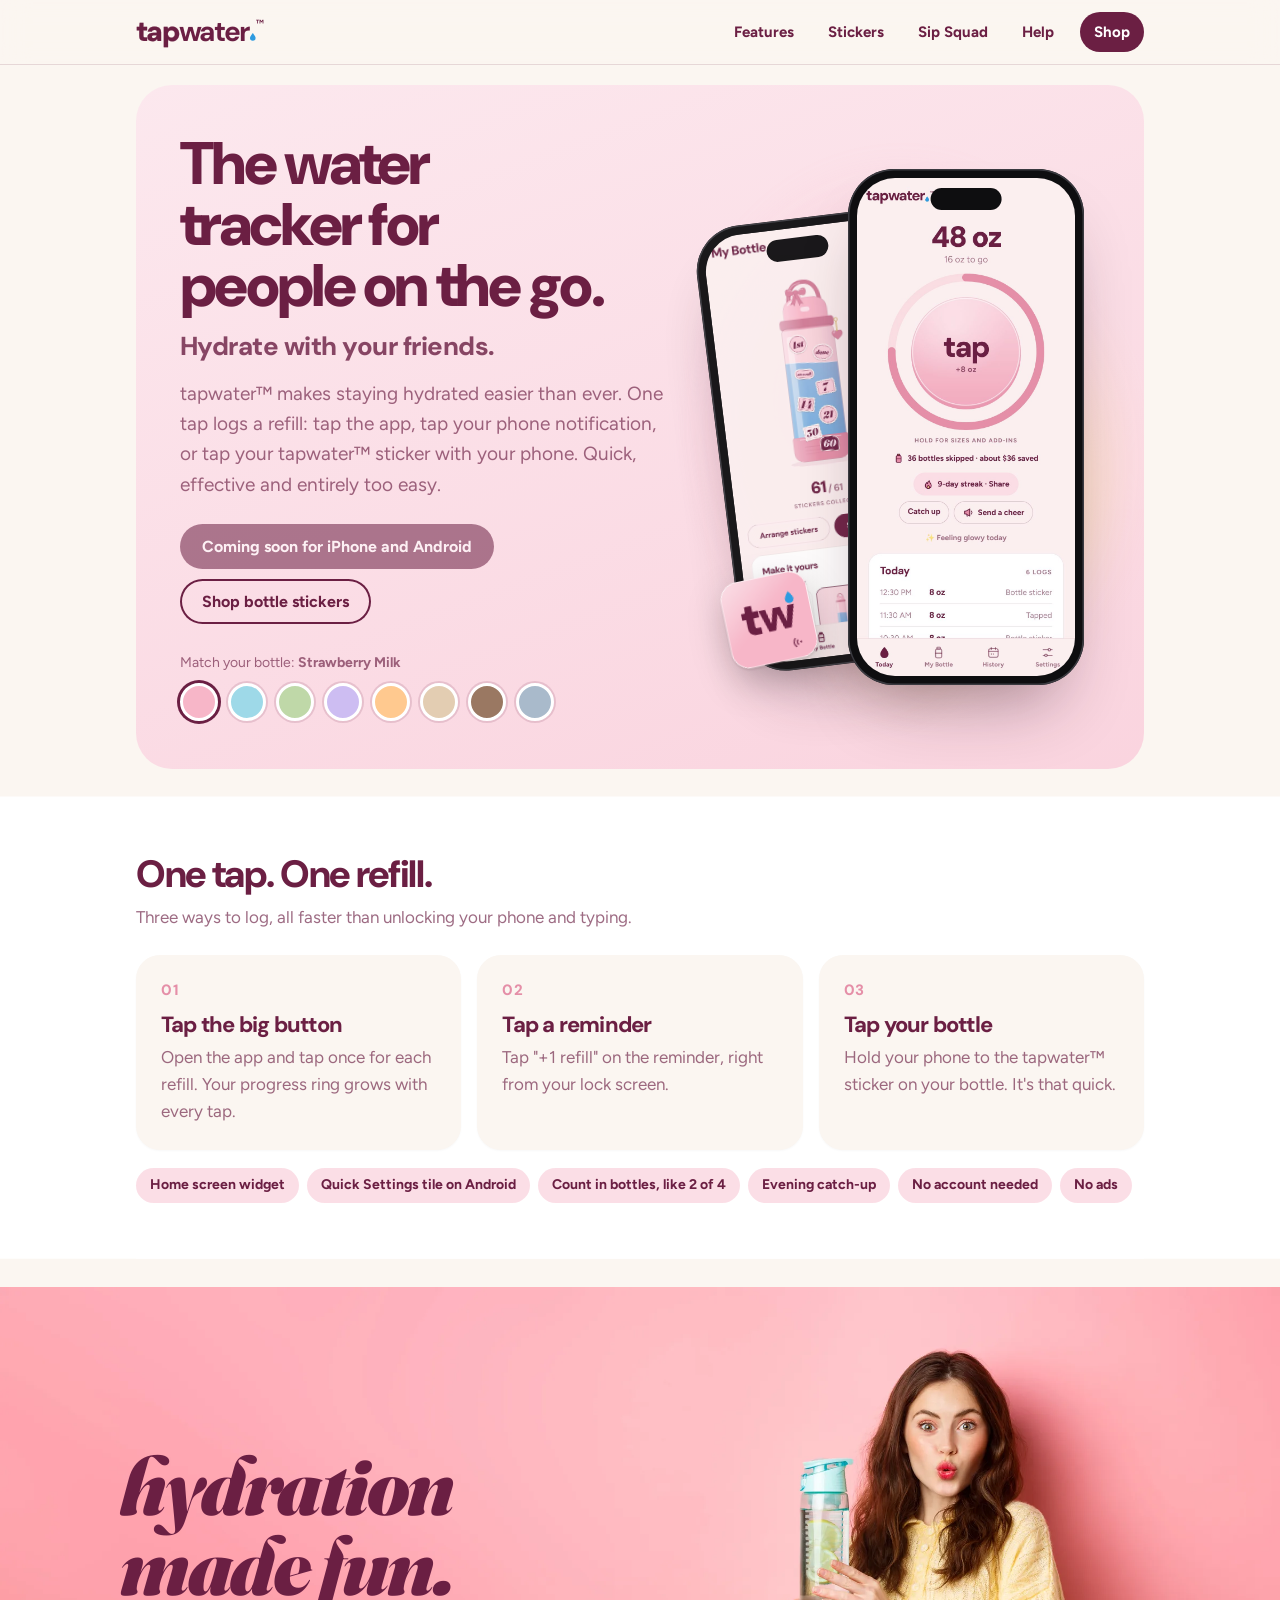
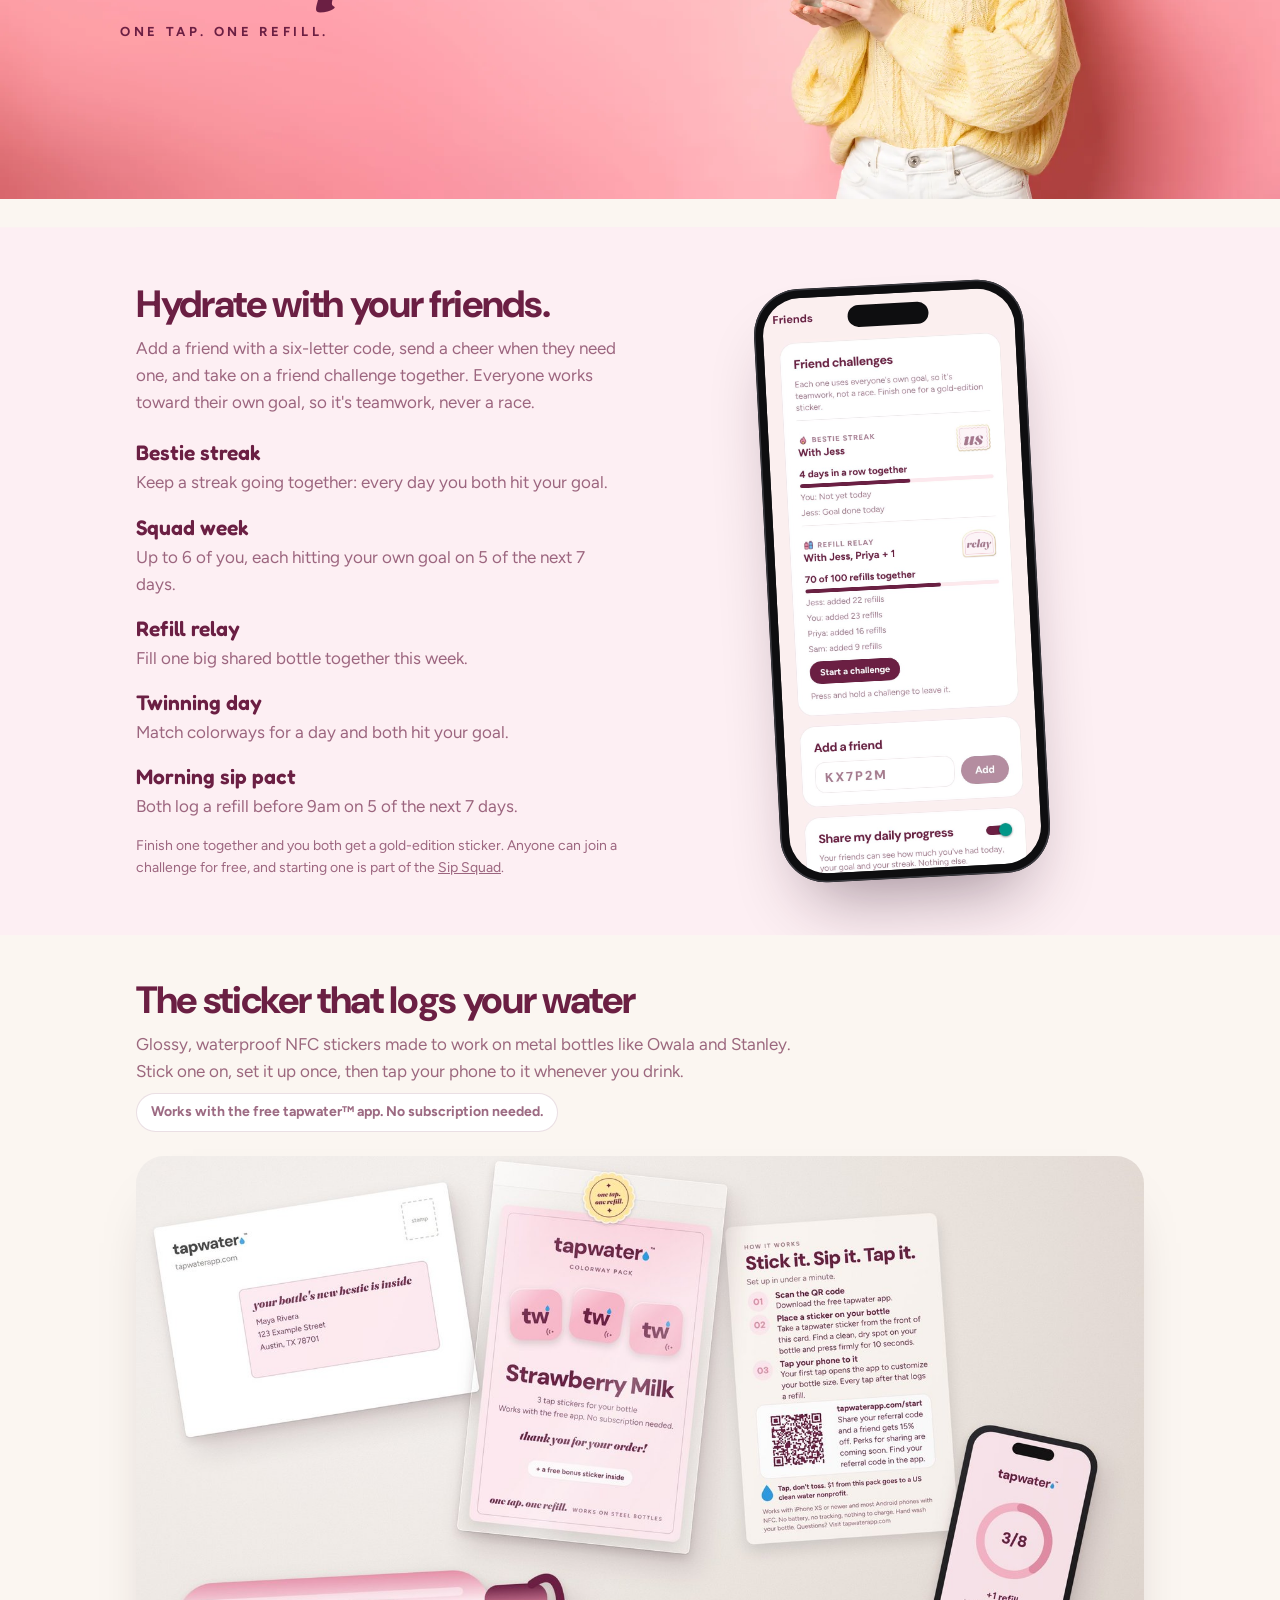
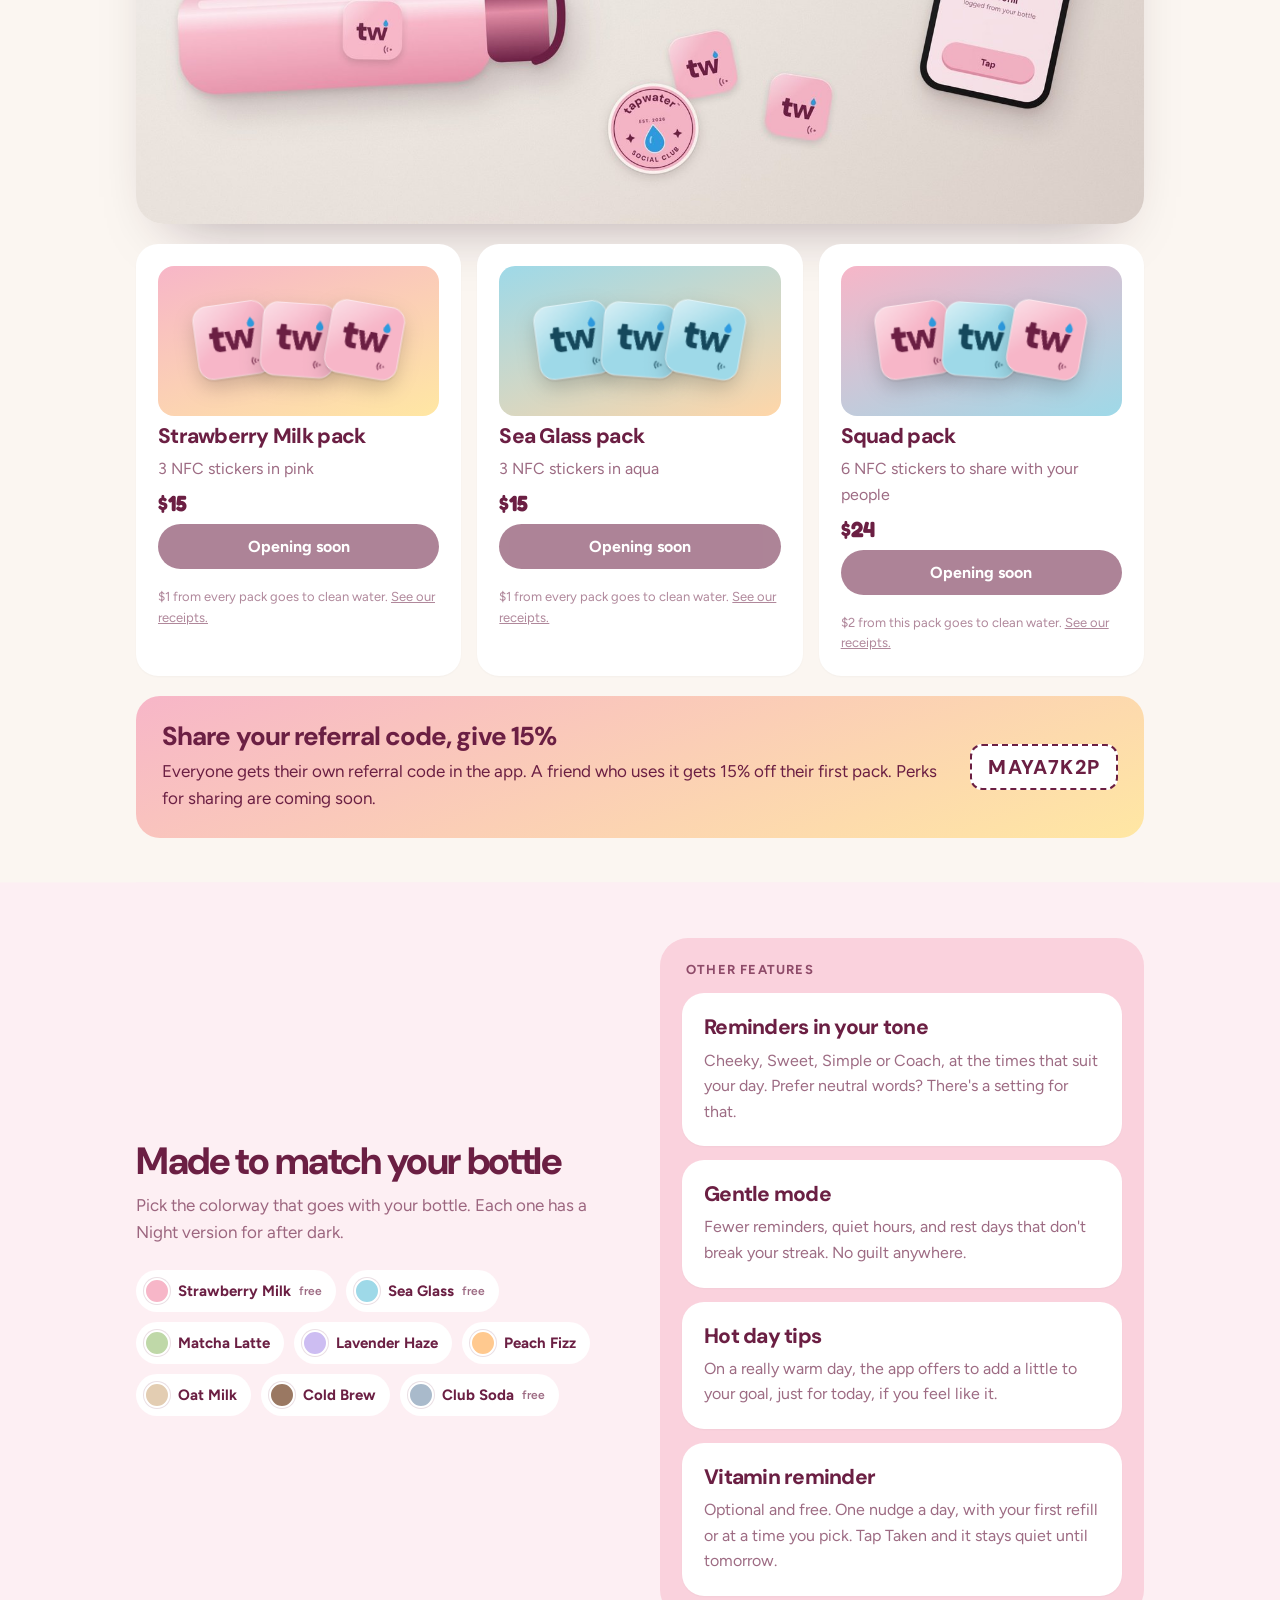
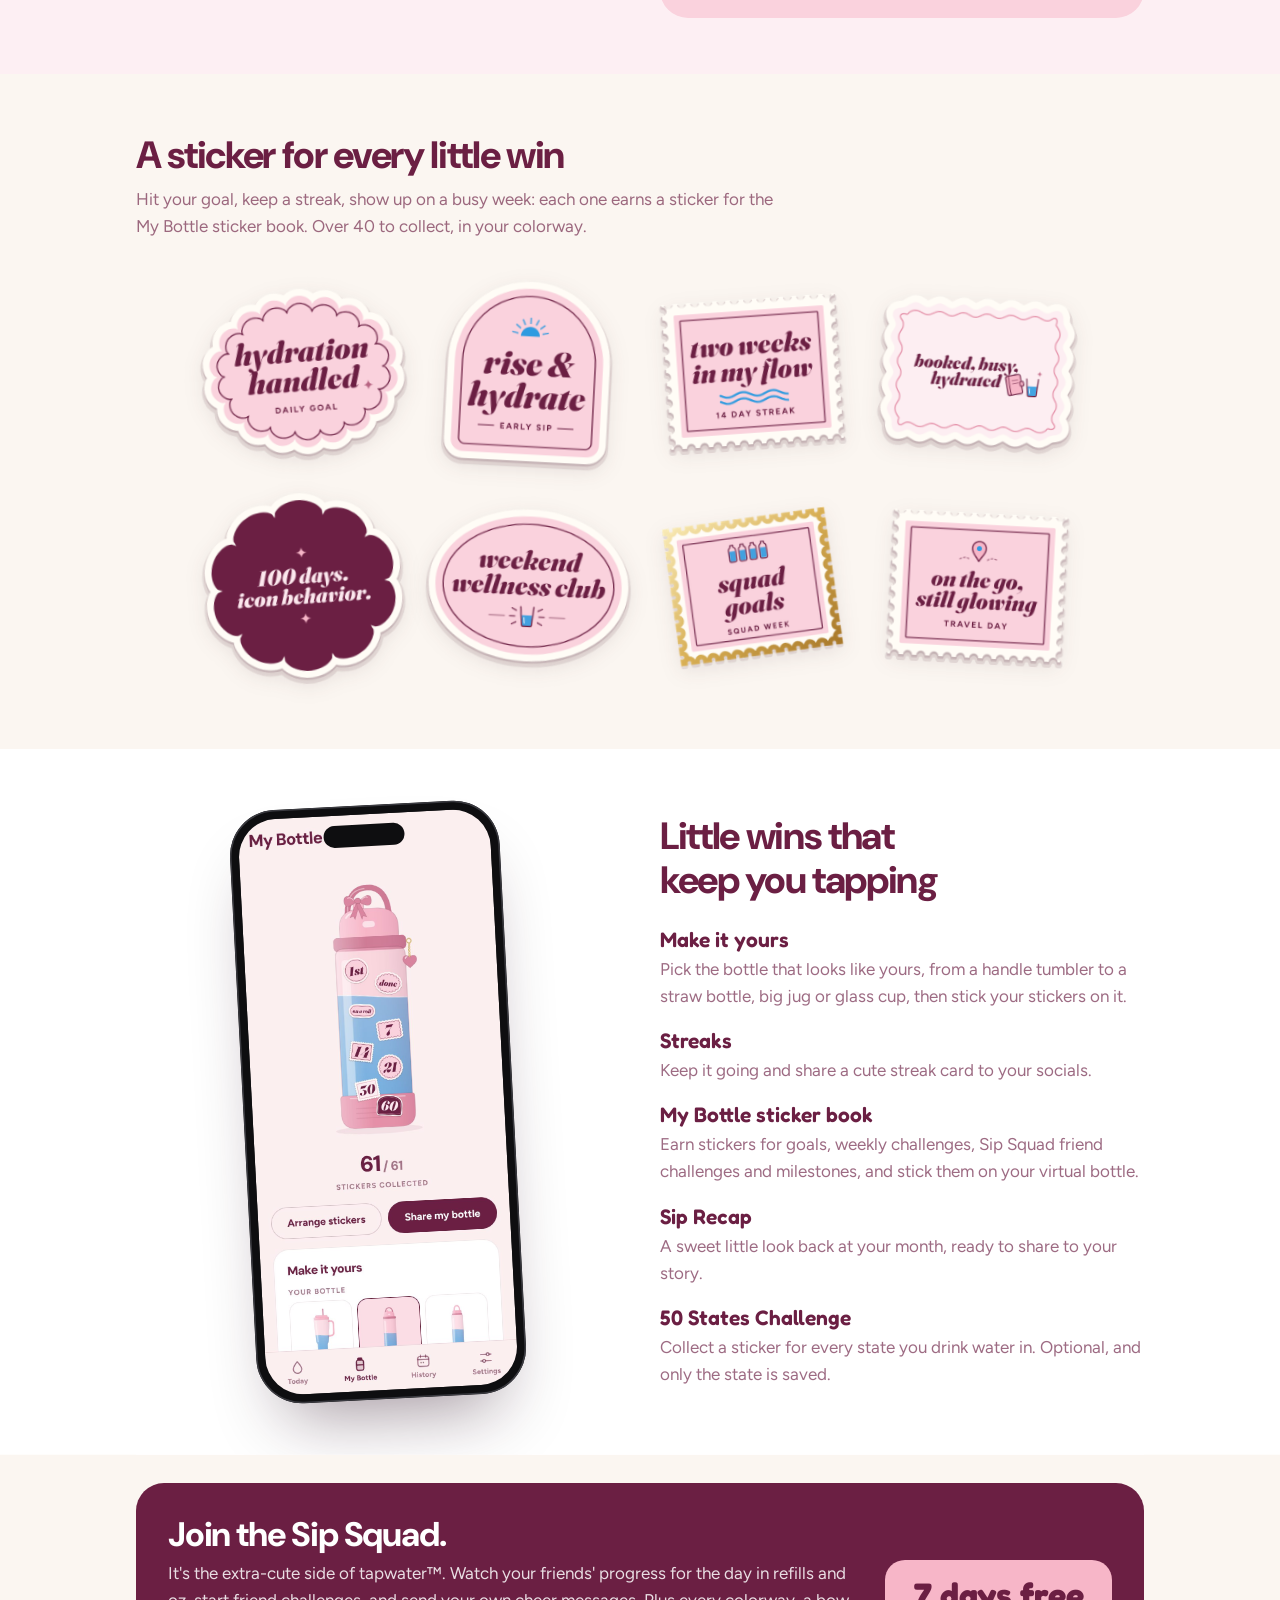
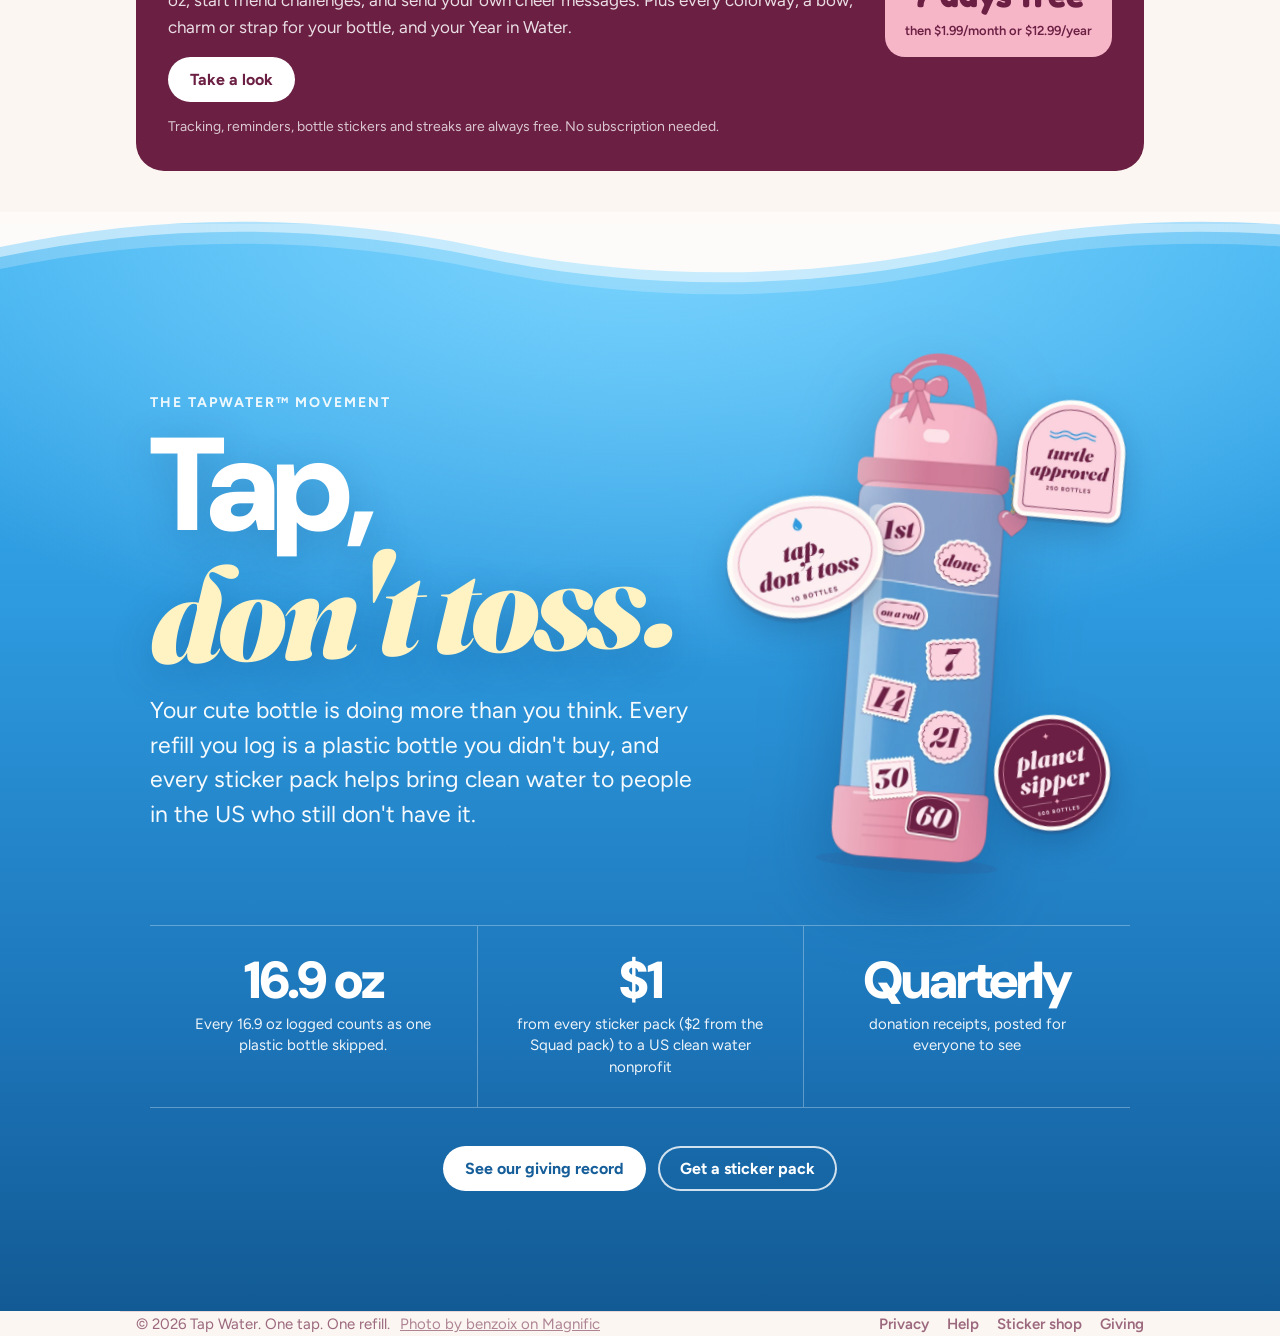
<file: index.html>
<!doctype html>
<html lang="en"><head><meta charset="utf-8"><meta name="viewport" content="width=device-width,initial-scale=1"><link rel="icon" href="favicon.svg" type="image/svg+xml">
<link rel="icon" href="favicon.png" sizes="96x96">
<link rel="apple-touch-icon" href="apple-touch-icon.png"><link rel="preconnect" href="https://fonts.googleapis.com"><link rel="stylesheet" href="https://fonts.googleapis.com/css2?family=DM+Sans:opsz,wght@9..40,700;9..40,800;9..40,900&family=Fredoka:wght@600;700&family=Figtree:wght@400;600;700&family=Fraunces:ital,opsz,wght@1,9..144,900&display=swap"><link rel="stylesheet" href="site.css">
<script>try{var c=localStorage.getItem('tapwater.cw');if(c)document.documentElement.dataset.cw=c}catch(e){}</script>
<title>tapwater: Hydration Tracker</title>
<meta name="description" content="The water tracker for people on the go. Log a refill with one tap on your phone, a reminder, or a sticker on your bottle.">
</head><body>
<div class="topbar"><header class="top wrap"><a class="wm" href="./" aria-label="tapwater home">tap<span class="lt">water</span><svg viewBox="0 0 10 14" aria-hidden="true"><path d="M5 0C5 0 0 6.2 0 9a5 5 0 0 0 10 0C10 6.2 5 0 5 0Z"/></svg><sup class="tm">™</sup></a><nav><a href="./#features">Features</a><a href="./#stickers">Stickers</a><a href="sip-squad.html">Sip Squad</a><a href="support.html">Help</a><a class="nav-cta" href="./#stickers">Shop</a></nav></header></div>
<main class="wrap">
  <section class="hero">
    <div>
      <h1>The water tracker for people on the go.</h1>
      <p class="tagline">Hydrate with your friends.</p>
      <p class="lead">tapwater™ makes staying hydrated easier than ever. One tap logs a refill: tap the app, tap your phone notification, or tap your tapwater™ sticker with your phone. Quick, effective and entirely too easy.</p>
      <div class="ctas">
        <a class="btn" id="get" aria-disabled="true">Coming soon for iPhone and Android</a>
        <a class="btn ghost" href="#stickers">Shop bottle stickers</a>
      </div>
      <div class="picker">
        <p class="small">Match your bottle: <b id="cw-name">Strawberry Milk</b></p>
        <div class="swatches" role="radiogroup" aria-label="Colorway">
          <button role="radio" data-cw="strawberry-milk" data-name="Strawberry Milk" style="--c:#F7B6C8" aria-label="Strawberry Milk"></button>
          <button role="radio" data-cw="sea-glass" data-name="Sea Glass" style="--c:#9ED9E8" aria-label="Sea Glass"></button>
          <button role="radio" data-cw="matcha-latte" data-name="Matcha Latte" style="--c:#BFD8A8" aria-label="Matcha Latte"></button>
          <button role="radio" data-cw="lavender-haze" data-name="Lavender Haze" style="--c:#CDBDF2" aria-label="Lavender Haze"></button>
          <button role="radio" data-cw="peach-fizz" data-name="Peach Fizz" style="--c:#FFC98F" aria-label="Peach Fizz"></button>
          <button role="radio" data-cw="oat-milk" data-name="Oat Milk" style="--c:#E3CDB2" aria-label="Oat Milk"></button>
          <button role="radio" data-cw="cold-brew" data-name="Cold Brew" style="--c:#9A7862" aria-label="Cold Brew"></button>
          <button role="radio" data-cw="club-soda" data-name="Club Soda" style="--c:#A9BACB" aria-label="Club Soda"></button>
        </div>
      </div>
    </div>
    <div class="stage" aria-hidden="true">
      <div class="glow"></div>
      <div class="phone2 back"><img alt="" data-shot="bottle" src="shots/strawberry-milk-bottle.jpg" width="780" height="1782"></div>
      <div class="phone2 front"><img alt="" data-shot="home" src="shots/strawberry-milk-home.jpg" width="780" height="1782"></div>
      <img class="float-stk" data-stk src="img/sticker-strawberry-milk.png" alt="" width="354" height="354">
    </div>
  </section>

  <section id="features" class="block paper">
    <div class="head"><h2>One tap. One refill.</h2><p>Three ways to log, all faster than unlocking your phone and typing.</p></div>
    <div class="steps">
      <div class="step">
        <span class="num">01</span><h3>Tap the big button</h3><p>Open the app and tap once for each refill. Your progress ring grows with every tap.</p>
      </div>
      <div class="step">
        <span class="num">02</span><h3>Tap a reminder</h3><p>Tap "+1 refill" on the reminder, right from your lock screen.</p>
      </div>
      <div class="step">
        <span class="num">03</span><h3>Tap your bottle</h3><p>Hold your phone to the tapwater™ sticker on your bottle. It's that quick.</p>
      </div>
    </div>
    <ul class="pills">
      <li>Home screen widget</li><li>Quick Settings tile on Android</li><li>Count in bottles, like 2 of 4</li><li>Evening catch-up</li><li>No account needed</li><li>No ads</li>
    </ul>
  </section>

  <section class="maya-band" aria-label="hydration made fun">
    <picture>
      <source media="(max-width: 760px)" srcset="img/photos/maya-pink-tall.webp">
      <img src="img/photos/maya-pink.webp" alt="A young woman in a yellow sweater holding a clear water bottle against a pink wall" width="2400" height="961" loading="lazy">
    </picture>
    <div class="maya-copy">
      <p class="maya-big">hydration<br>made fun.</p>
      <p class="maya-kick">one tap. one refill.</p>
    </div>
  </section>

  <section id="friends" class="block tint">
    <div class="split">
      <div>
        <div class="head"><h2>Hydrate with your friends.</h2><p>Add a friend with a six-letter code, send a cheer when they need one, and take on a friend challenge together. Everyone works toward their own goal, so it's teamwork, never a race.</p></div>
        <dl class="wins">
          <dt>Bestie streak</dt><dd>Keep a streak going together: every day you both hit your goal.</dd>
          <dt>Squad week</dt><dd>Up to 6 of you, each hitting your own goal on 5 of the next 7 days.</dd>
          <dt>Refill relay</dt><dd>Fill one big shared bottle together this week.</dd>
          <dt>Twinning day</dt><dd>Match colorways for a day and both hit your goal.</dd>
          <dt>Morning sip pact</dt><dd>Both log a refill before 9am on 5 of the next 7 days.</dd>
        </dl>
        <p class="small" style="margin-top:14px">Finish one together and you both get a gold-edition sticker. Anyone can join a challenge for free, and starting one is part of the <a href="sip-squad.html">Sip Squad</a>.</p>
      </div>
      <div class="phone2 solo"><img alt="Friend challenges in the app: a bestie streak with Jess and a refill relay" src="shots/friends-challenges.jpg" width="780" height="1782" loading="lazy"></div>
    </div>
  </section>

  <section id="stickers">
    <div class="head"><h2>The sticker that logs your water</h2><p>Glossy, waterproof NFC stickers made to work on metal bottles like Owala and Stanley. Stick one on, set it up once, then tap your phone to it whenever you drink.</p><p class="free-note">Works with the free tapwater™ app. No subscription needed.</p></div>
    <figure class="flatlay"><img data-flat src="img/flatlay-strawberry-milk.jpg" alt="A tapwater Strawberry Milk sticker pack with stickers, a bottle and the app" width="1600" height="1061" loading="lazy"></figure>
    <div class="shop" id="shop"></div>
    <div class="ref">
      <div><h3>Share your referral code, give 15%</h3><p style="margin-top:6px">Everyone gets their own referral code in the app. A friend who uses it gets 15% off their first pack. Perks for sharing are coming soon.</p></div>
      <span class="code" title="Example code">MAYA7K2P</span>
    </div>
  </section>

  <section id="yours" class="block tint">
    <div class="split">
      <div>
        <div class="head"><h2>Made to match your bottle</h2><p>Pick the colorway that goes with your bottle. Each one has a Night version for after dark.</p></div>
        <div class="cw-list">
          <span style="--c:#F7B6C8">Strawberry Milk <i>free</i></span>
          <span style="--c:#9ED9E8">Sea Glass <i>free</i></span>
          <span style="--c:#BFD8A8">Matcha Latte</span>
          <span style="--c:#CDBDF2">Lavender Haze</span>
          <span style="--c:#FFC98F">Peach Fizz</span>
          <span style="--c:#E3CDB2">Oat Milk</span>
          <span style="--c:#9A7862">Cold Brew</span>
          <span style="--c:#A9BACB">Club Soda <i>free</i></span>
        </div>
      </div>
      <div class="mini-cards more">
        <h3 class="more-title">Other features</h3>
        <div class="card"><h3>Reminders in your tone</h3><p>Cheeky, Sweet, Simple or Coach, at the times that suit your day. Prefer neutral words? There's a setting for that.</p></div>
        <div class="card"><h3>Gentle mode</h3><p>Fewer reminders, quiet hours, and rest days that don't break your streak. No guilt anywhere.</p></div>
        <div class="card"><h3>Hot day tips</h3><p>On a really warm day, the app offers to add a little to your goal, just for today, if you feel like it.</p></div>
        <div class="card"><h3>Vitamin reminder</h3><p>Optional and free. One nudge a day, with your first refill or at a time you pick. Tap Taken and it stays quiet until tomorrow.</p></div>
      </div>
    </div>
  </section>

  <section id="book">
    <div class="head"><h2>A sticker for every little win</h2><p>Hit your goal, keep a streak, show up on a busy week: each one earns a sticker for the My Bottle sticker book. Over 40 to collect, in your colorway.</p></div>
    <div class="book">
      <img data-book="goal-getter" src="img/stickers/strawberry-milk-goal-getter.png" alt="hydration handled" width="480" height="480" loading="lazy">
      <img data-book="early-bird" src="img/stickers/strawberry-milk-early-bird.png" alt="rise and hydrate" width="480" height="480" loading="lazy">
      <img data-book="streak-14" src="img/stickers/strawberry-milk-streak-14.png" alt="two weeks in my flow" width="480" height="480" loading="lazy">
      <img data-book="busy-week" src="img/stickers/strawberry-milk-busy-week.png" alt="booked, busy, hydrated" width="480" height="480" loading="lazy">
      <img data-book="streak-100" src="img/stickers/strawberry-milk-streak-100.png" alt="100 days. icon behavior." width="480" height="480" loading="lazy">
      <img data-book="weekend" src="img/stickers/strawberry-milk-weekend.png" alt="weekend wellness club" width="480" height="480" loading="lazy">
      <img data-book="squad-week" src="img/stickers/strawberry-milk-squad-week.png" alt="squad goals, a gold-edition friend challenge sticker" width="480" height="480" loading="lazy">
      <img data-book="travel-day" src="img/stickers/strawberry-milk-travel-day.png" alt="on the go, still glowing" width="480" height="480" loading="lazy">
    </div>
  </section>

  <section id="wins" class="block paper">
    <div class="split">
      <div class="phone2 solo"><img alt="The My Bottle sticker book in the app" data-shot="bottle" src="shots/strawberry-milk-bottle.jpg" width="780" height="1782" loading="lazy"></div>
      <div>
        <div class="head"><h2>Little wins that keep you tapping</h2></div>
        <dl class="wins">
          <dt>Make it yours</dt><dd>Pick the bottle that looks like yours, from a handle tumbler to a straw bottle, big jug or glass cup, then stick your stickers on it.</dd>
          <dt>Streaks</dt><dd>Keep it going and share a cute streak card to your socials.</dd>
          <dt>My Bottle sticker book</dt><dd>Earn stickers for goals, weekly challenges, Sip Squad friend challenges and milestones, and stick them on your virtual bottle.</dd>
          <dt>Sip Recap</dt><dd>A sweet little look back at your month, ready to share to your story.</dd>
          <dt>50 States Challenge</dt><dd>Collect a sticker for every state you drink water in. Optional, and only the state is saved.</dd>
        </dl>
      </div>
    </div>
  </section>

  <section id="extras" class="band">
    <div><h2>Join the Sip Squad.</h2><p>It's the extra-cute side of tapwater™. Watch your friends' progress for the day in refills and oz, start friend challenges, and send your own cheer messages. Plus every colorway, a bow, charm or strap for your bottle, and your Year in Water.</p><a class="btn band-btn" href="sip-squad.html">Take a look</a></div>
    <div class="price-tag"><b>7 days free</b><br><span>then $1.99/month or $12.99/year</span></div>
    <p class="small band-note">Tracking, reminders, bottle stickers and streaks are always free. No subscription needed.</p>
  </section>

  <section id="dont-toss" class="toss">
    <div class="toss-waves" aria-hidden="true">
      <svg class="w1" viewBox="0 0 2400 80" preserveAspectRatio="none"><path d="M0 40 C 150 10 300 10 450 40 S 750 70 900 40 S 1200 10 1350 40 S 1650 70 1800 40 S 2100 10 2250 40 S 2550 70 2700 40 V0 H0Z"/></svg>
      <svg class="w2" viewBox="0 0 2400 80" preserveAspectRatio="none"><path d="M0 40 C 150 10 300 10 450 40 S 750 70 900 40 S 1200 10 1350 40 S 1650 70 1800 40 S 2100 10 2250 40 S 2550 70 2700 40 V0 H0Z"/></svg>
      <svg class="w3" viewBox="0 0 2400 80" preserveAspectRatio="none"><path d="M0 40 C 150 10 300 10 450 40 S 750 70 900 40 S 1200 10 1350 40 S 1650 70 1800 40 S 2100 10 2250 40 S 2550 70 2700 40 V0 H0Z"/></svg>
    </div>
    <div class="toss-bubbles" aria-hidden="true"><i style="left:43%;--s:10px;--d:9.8s;--w:0.4s"></i><i style="left:70%;--s:8px;--d:9.6s;--w:0.5s"></i><i style="left:66%;--s:10px;--d:7.3s;--w:3.9s"></i><i style="left:10%;--s:10px;--d:7.6s;--w:3.8s"></i><i style="left:74%;--s:8px;--d:13.6s;--w:5.7s"></i><i style="left:76%;--s:8px;--d:11.0s;--w:3.6s"></i><i style="left:30%;--s:8px;--d:10.9s;--w:1.2s"></i><i style="left:55%;--s:10px;--d:10.8s;--w:5.1s"></i><i style="left:73%;--s:28px;--d:11.8s;--w:0.9s"></i><i style="left:75%;--s:22px;--d:8.3s;--w:0.9s"></i><i style="left:93%;--s:8px;--d:11.0s;--w:5.6s"></i><i style="left:65%;--s:22px;--d:10.7s;--w:7.0s"></i><i style="left:61%;--s:18px;--d:13.5s;--w:3.3s"></i><i style="left:33%;--s:28px;--d:8.3s;--w:7.0s"></i><i style="left:12%;--s:18px;--d:9.1s;--w:4.5s"></i><i style="left:45%;--s:22px;--d:10.1s;--w:5.5s"></i><i style="left:11%;--s:8px;--d:10.6s;--w:1.5s"></i><i style="left:45%;--s:10px;--d:13.5s;--w:3.8s"></i></div>
    <div class="toss-in">
      <div class="toss-top">
        <div class="toss-copy">
          <p class="toss-kicker">the tapwater™ movement</p>
          <h2>Tap,<br><em>don't toss.</em></h2>
          <p class="toss-lead">Your cute bottle is doing more than you think. Every refill you log is a plastic bottle you didn't buy, and every sticker pack helps bring clean water to people in the US who still don't have it.</p>
        </div>
        <div class="toss-art" aria-hidden="true">
          <img class="toss-bottle" data-cwimg="img/bottles/{cw}-straw.webp" src="img/bottles/strawberry-milk-straw.webp" alt="" width="380" height="1053" loading="lazy">
          <img class="toss-stk s1" data-cwimg="img/stickers/{cw}-skip-10.webp" src="img/stickers/strawberry-milk-skip-10.webp" alt="" width="360" height="360" loading="lazy">
          <img class="toss-stk s2" data-cwimg="img/stickers/{cw}-skip-250.webp" src="img/stickers/strawberry-milk-skip-250.webp" alt="" width="360" height="360" loading="lazy">
          <img class="toss-stk s3" data-cwimg="img/stickers/{cw}-skip-500.webp" src="img/stickers/strawberry-milk-skip-500.webp" alt="" width="360" height="360" loading="lazy">
        </div>
      </div>
      <div class="toss-stats">
        <div><b>16.9 oz</b><span>Every 16.9 oz logged counts as one plastic bottle skipped.</span></div>
        <div><b>$1</b><span>from every sticker pack ($2 from the Squad pack) to a US clean water nonprofit</span></div>
        <div><b>Quarterly</b><span>donation receipts, posted for everyone to see</span></div>
      </div>
      <div class="community" data-community hidden><b data-bottles></b><span>plastic bottles skipped by tapwater™ sippers so far</span></div>
      <div class="toss-ctas"><a class="btn toss-btn" href="giving.html">See our giving record</a><a class="btn toss-ghost" href="#stickers">Get a sticker pack</a></div>
    </div>
  </section>
</main>
<footer class="wrap"><span>© 2026 Tap Water. One tap. One refill. <a class="credit" href="https://www.magnific.com" rel="noopener">Photo by benzoix on Magnific</a></span><nav><a href="privacy.html">Privacy</a><a href="support.html">Help</a><a href="./#stickers">Sticker shop</a><a href="giving.html">Giving</a></nav></footer>
<script src="shop.js"></script>
<script src="community.js" defer></script>
<script>
(function () {
  var root = document.documentElement, name = document.getElementById('cw-name');
  var buttons = document.querySelectorAll('.swatches button');
  function pick(cw, save) {
    root.dataset.cw = cw;
    buttons.forEach(function (b) {
      var on = b.dataset.cw === cw;
      b.setAttribute('aria-checked', on);
      if (on) name.textContent = b.dataset.name;
    });
    document.querySelectorAll('img[data-shot]').forEach(function (img) {
      img.src = 'shots/' + cw + '-' + img.dataset.shot + '.jpg';
    });
    var pack = cw === 'sea-glass' ? 'sea-glass' : 'strawberry-milk';
    document.querySelectorAll('img[data-flat]').forEach(function (img) { img.src = 'img/flatlay-' + pack + '.jpg'; });
    document.querySelectorAll('img[data-stk]').forEach(function (img) { img.src = 'img/sticker-' + pack + '.png'; });
    document.querySelectorAll('img[data-cwimg]').forEach(function (img) { img.src = img.dataset.cwimg.replace('{cw}', cw); });
    document.querySelectorAll('img[data-book]').forEach(function (img) { img.src = 'img/stickers/' + cw + '-' + img.dataset.book + '.png'; });
    if (save) try { localStorage.setItem('tapwater.cw', cw); } catch (e) {}
  }
  buttons.forEach(function (b) { b.addEventListener('click', function () { pick(b.dataset.cw, true); }); });
  pick(root.dataset.cw || 'strawberry-milk', false);
})();
</script>
</body></html>
</file>
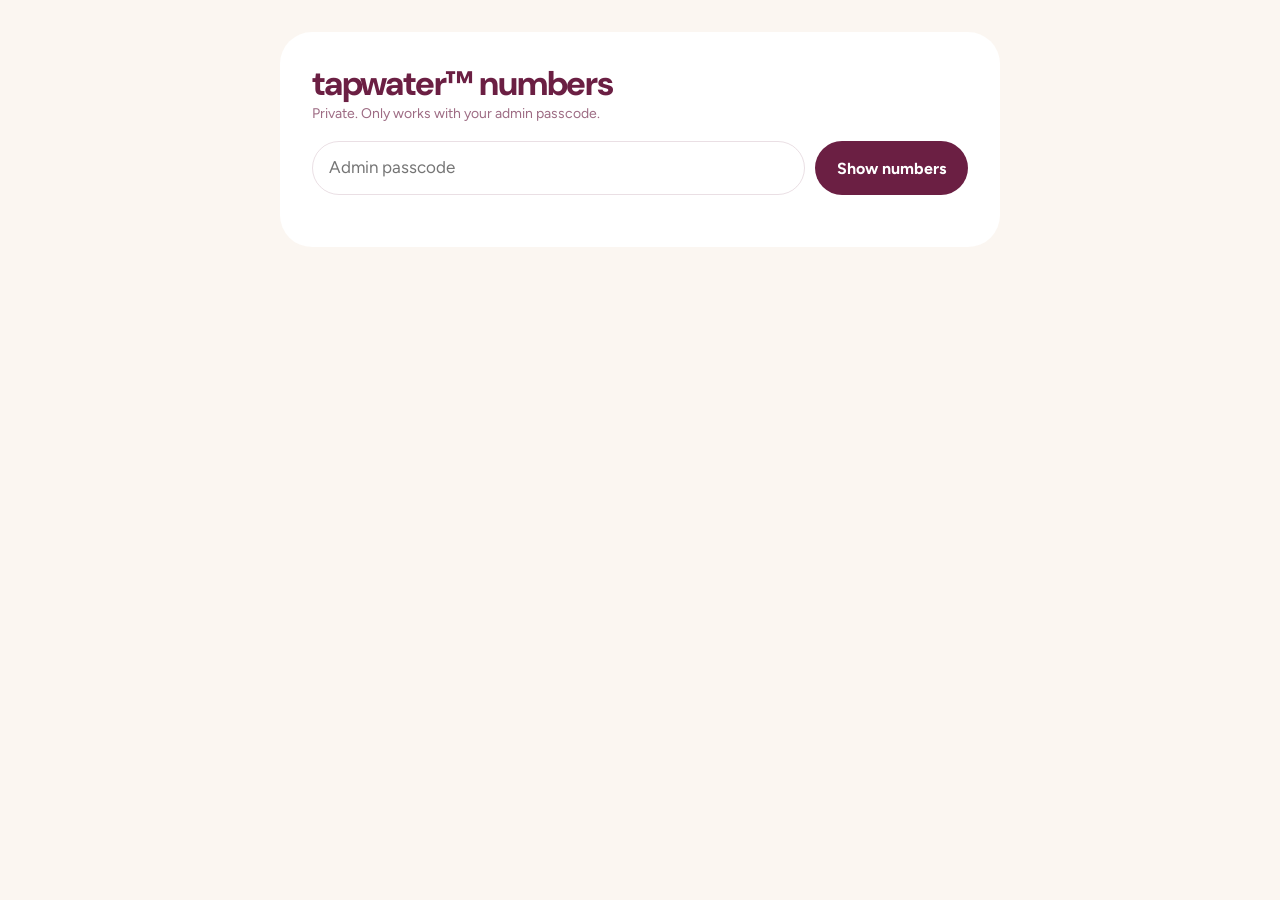
<file: admin.html>
<!doctype html>
<html lang="en"><head><meta charset="utf-8"><meta name="viewport" content="width=device-width,initial-scale=1"><meta name="robots" content="noindex,nofollow"><link rel="icon" href="favicon.svg" type="image/svg+xml">
<link rel="icon" href="favicon.png" sizes="96x96">
<link rel="apple-touch-icon" href="apple-touch-icon.png"><link rel="preconnect" href="https://fonts.googleapis.com"><link rel="stylesheet" href="https://fonts.googleapis.com/css2?family=DM+Sans:opsz,wght@9..40,700;9..40,800;9..40,900&family=Figtree:wght@400;600;700&display=swap"><link rel="stylesheet" href="site.css">
<script>try{var c=localStorage.getItem('tapwater.cw');if(c)document.documentElement.dataset.cw=c}catch(e){}</script>
<title>tapwater admin</title>
<style>
.admin{max-width:720px;margin:32px auto;background:var(--surface);border-radius:32px;padding:32px}
.admin form{display:flex;gap:10px;flex-wrap:wrap;margin-top:16px}
.admin input{flex:1;min-width:180px;font:inherit;padding:12px 16px;border-radius:999px;border:1px solid var(--line);background:transparent;color:inherit}
.stats{display:grid;grid-template-columns:repeat(auto-fit,minmax(180px,1fr));gap:12px;margin-top:20px}
.stat{border:1px solid var(--line);border-radius:20px;padding:18px}
.stat b{display:block;font-family:'DM Sans',sans-serif;font-weight:900;font-size:34px;color:var(--ink)}
.stat span{color:var(--muted);font-size:14px}
.stat.big{grid-column:1/-1}.stat.big b{font-size:56px}
</style>
</head><body>
<main class="wrap"><div class="admin">
  <h1>tapwater™ numbers</h1>
  <p class="small">Private. Only works with your admin passcode.</p>
  <form id="f"><input id="pass" type="password" placeholder="Admin passcode" autocomplete="current-password" required><button class="btn" type="submit">Show numbers</button></form>
  <p class="small" id="msg"></p>
  <div class="stats" id="stats" hidden></div>
</div></main>
<script>
(function () {
  var URL = 'https://fdnypkbjbdewlkaunhqr.supabase.co/rest/v1/rpc/admin_impact';
  var KEY = 'sb_publishable_udNLCAk5cmVM-Purm5J4oQ_nd8we8I5';
  var LABELS = [
    ['bottles', 'plastic bottles skipped by everyone', true],
    ['phones', 'phones counting bottles'],
    ['active_7d', 'phones active in the last 7 days'],
    ['active_30d', 'phones active in the last 30 days'],
    ['new_7d', 'new phones this week'],
    ['friend_profiles', 'people using Friends'],
    ['sharing_progress', 'sharing their daily progress']
  ];
  var form = document.getElementById('f'), msg = document.getElementById('msg'), box = document.getElementById('stats');
  form.addEventListener('submit', function (e) {
    e.preventDefault();
    msg.textContent = 'Loading…';
    fetch(URL, { method: 'POST', headers: { apikey: KEY, 'Content-Type': 'application/json' },
      body: JSON.stringify({ p_pass: document.getElementById('pass').value }) })
      .then(function (r) { if (!r.ok) throw new Error(); return r.json(); })
      .then(function (d) {
        box.innerHTML = '';
        LABELS.forEach(function (l) {
          var div = document.createElement('div');
          div.className = 'stat' + (l[2] ? ' big' : '');
          var b = document.createElement('b'); b.textContent = Number(d[l[0]] || 0).toLocaleString();
          var s = document.createElement('span'); s.textContent = l[1];
          div.appendChild(b); div.appendChild(s); box.appendChild(div);
        });
        box.hidden = false;
        msg.textContent = 'Updated ' + new Date().toLocaleString() + '. Bottles are estimates: every 16.9 oz logged counts as one.';
      })
      .catch(function () { box.hidden = true; msg.textContent = "That passcode didn't work, or the database isn't set up yet."; });
  });
})();
</script>
</body></html>
</file>
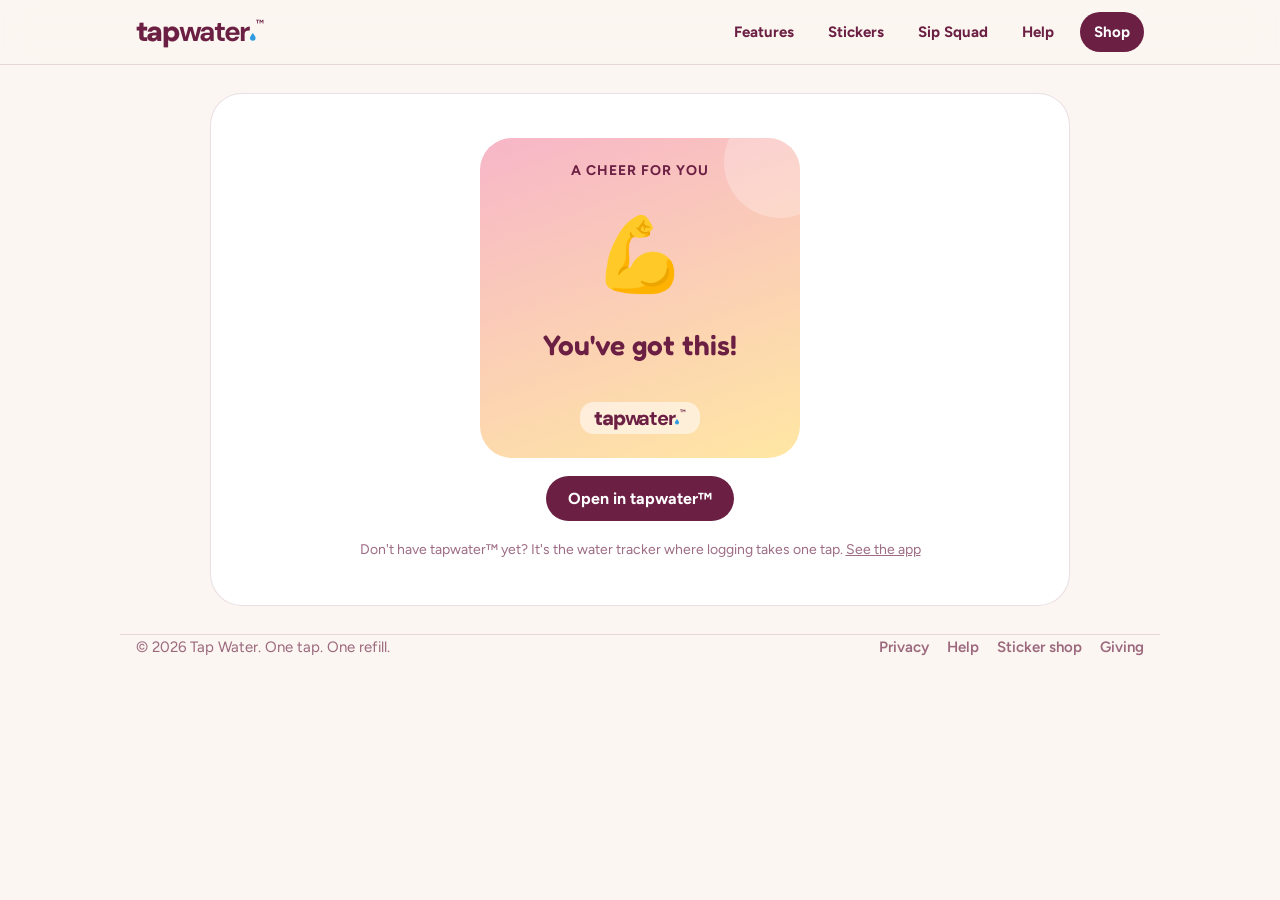
<file: cheer.html>
<!doctype html>
<html lang="en"><head><meta charset="utf-8"><meta name="viewport" content="width=device-width,initial-scale=1"><link rel="icon" href="favicon.svg" type="image/svg+xml">
<link rel="icon" href="favicon.png" sizes="96x96">
<link rel="apple-touch-icon" href="apple-touch-icon.png"><link rel="preconnect" href="https://fonts.googleapis.com"><link rel="stylesheet" href="https://fonts.googleapis.com/css2?family=DM+Sans:opsz,wght@9..40,700;9..40,800;9..40,900&family=Fredoka:wght@600;700&family=Figtree:wght@400;600;700&display=swap"><link rel="stylesheet" href="site.css">
<title>You got a cheer · Tap Water</title>
<meta name="description" content="A friend sent you a hydration cheer on tapwater.">
<style>
.cheer-page{display:flex;flex-direction:column;align-items:center;gap:18px;padding-block:24px 64px;text-align:center}
.cheer-card{width:320px;max-width:100%;aspect-ratio:1;border-radius:32px;background:linear-gradient(160deg,var(--main),var(--pop));color:var(--deep);padding:24px;display:flex;flex-direction:column;align-items:center;justify-content:space-between;position:relative;overflow:hidden}
.cheer-card::before{content:"";position:absolute;width:112px;height:112px;border-radius:50%;background:#fff;opacity:.25;right:-36px;top:-32px}
.cheer-card .kicker{font:700 14px var(--body);letter-spacing:1px;text-transform:uppercase}
.cheer-card .big{font-size:72px;line-height:1}
.cheer-card .msg{font:600 28px/1.2 var(--display)}
.cheer-card .wm{font-size:20px;color:var(--deep);background:rgba(255,255,255,.55);border-radius:14px;padding:6px 14px}
.cheer-card .wm svg path{fill:#2E9BE0}
</style>
</head><body>
<div class="topbar"><header class="top wrap"><a class="wm" href="./" aria-label="tapwater home">tap<span class="lt">water</span><svg viewBox="0 0 10 14" aria-hidden="true"><path d="M5 0C5 0 0 6.2 0 9a5 5 0 0 0 10 0C10 6.2 5 0 5 0Z"/></svg><sup class="tm">™</sup></a><nav><a href="./#features">Features</a><a href="./#stickers">Stickers</a><a href="sip-squad.html">Sip Squad</a><a href="support.html">Help</a><a class="nav-cta" href="./#stickers">Shop</a></nav></header></div>
<main class="wrap cheer-page">
  <div class="cheer-card">
    <span class="kicker" id="kicker">A cheer for you</span>
    <span class="big" id="emoji">💪</span>
    <span class="msg" id="msg">You've got this!</span>
    <span class="wm">tap<span class="lt">water</span><svg viewBox="0 0 10 14" aria-hidden="true"><path d="M5 0C5 0 0 6.2 0 9a5 5 0 0 0 10 0C10 6.2 5 0 5 0Z"/></svg><sup class="tm">™</sup></span>
  </div>
  <a class="btn" id="open">Open in tapwater™</a>
  <p class="small">Don't have tapwater™ yet? It's the water tracker where logging takes one tap. <a href="./">See the app</a></p>
</main>
<footer class="wrap"><span>© 2026 Tap Water. One tap. One refill.</span><nav><a href="privacy.html">Privacy</a><a href="support.html">Help</a><a href="./#stickers">Sticker shop</a><a href="giving.html">Giving</a></nav></footer>
<script>
// Must match CHEERS in the app (src/lib/cheers.ts).
var EMOJI = { 'got-this': '💪', race: '🏁', sip: '💧', proud: '🥹', glow: '✨', besties: '💖' };
var q = new URLSearchParams(location.search);
var c = q.get('c') || 'got-this', t = (q.get('t') || '').slice(0, 80), from = (q.get('from') || '').slice(0, 20);
document.getElementById('emoji').textContent = EMOJI[c] || '💪';
if (t) document.getElementById('msg').textContent = t;
if (from) document.getElementById('kicker').textContent = 'A cheer from ' + from;
var app = 'tapwater://cheer?' + q.toString();
document.getElementById('open').href = app;
// Try opening the app straight away on phones; the page stays if it isn't installed.
if (/Android|iPhone|iPad/i.test(navigator.userAgent)) location.href = app;
</script>
</body></html>
</file>
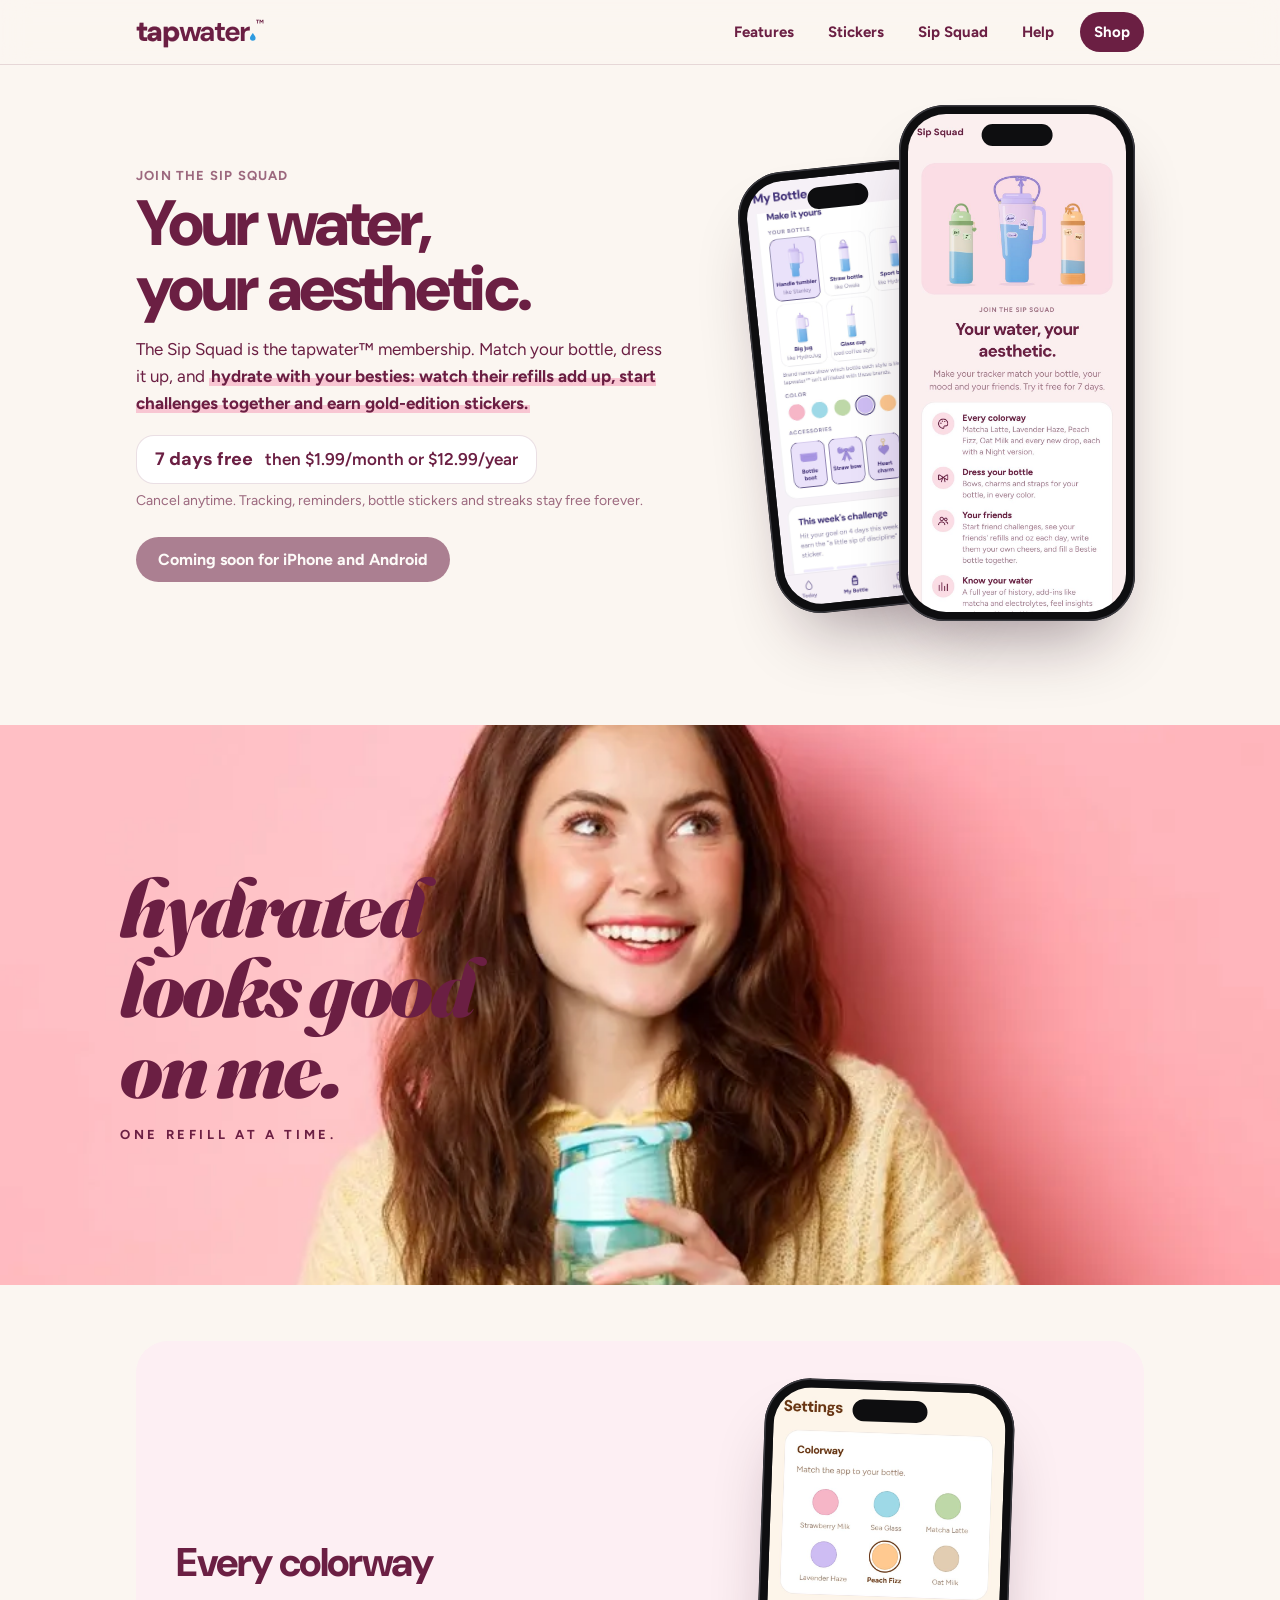
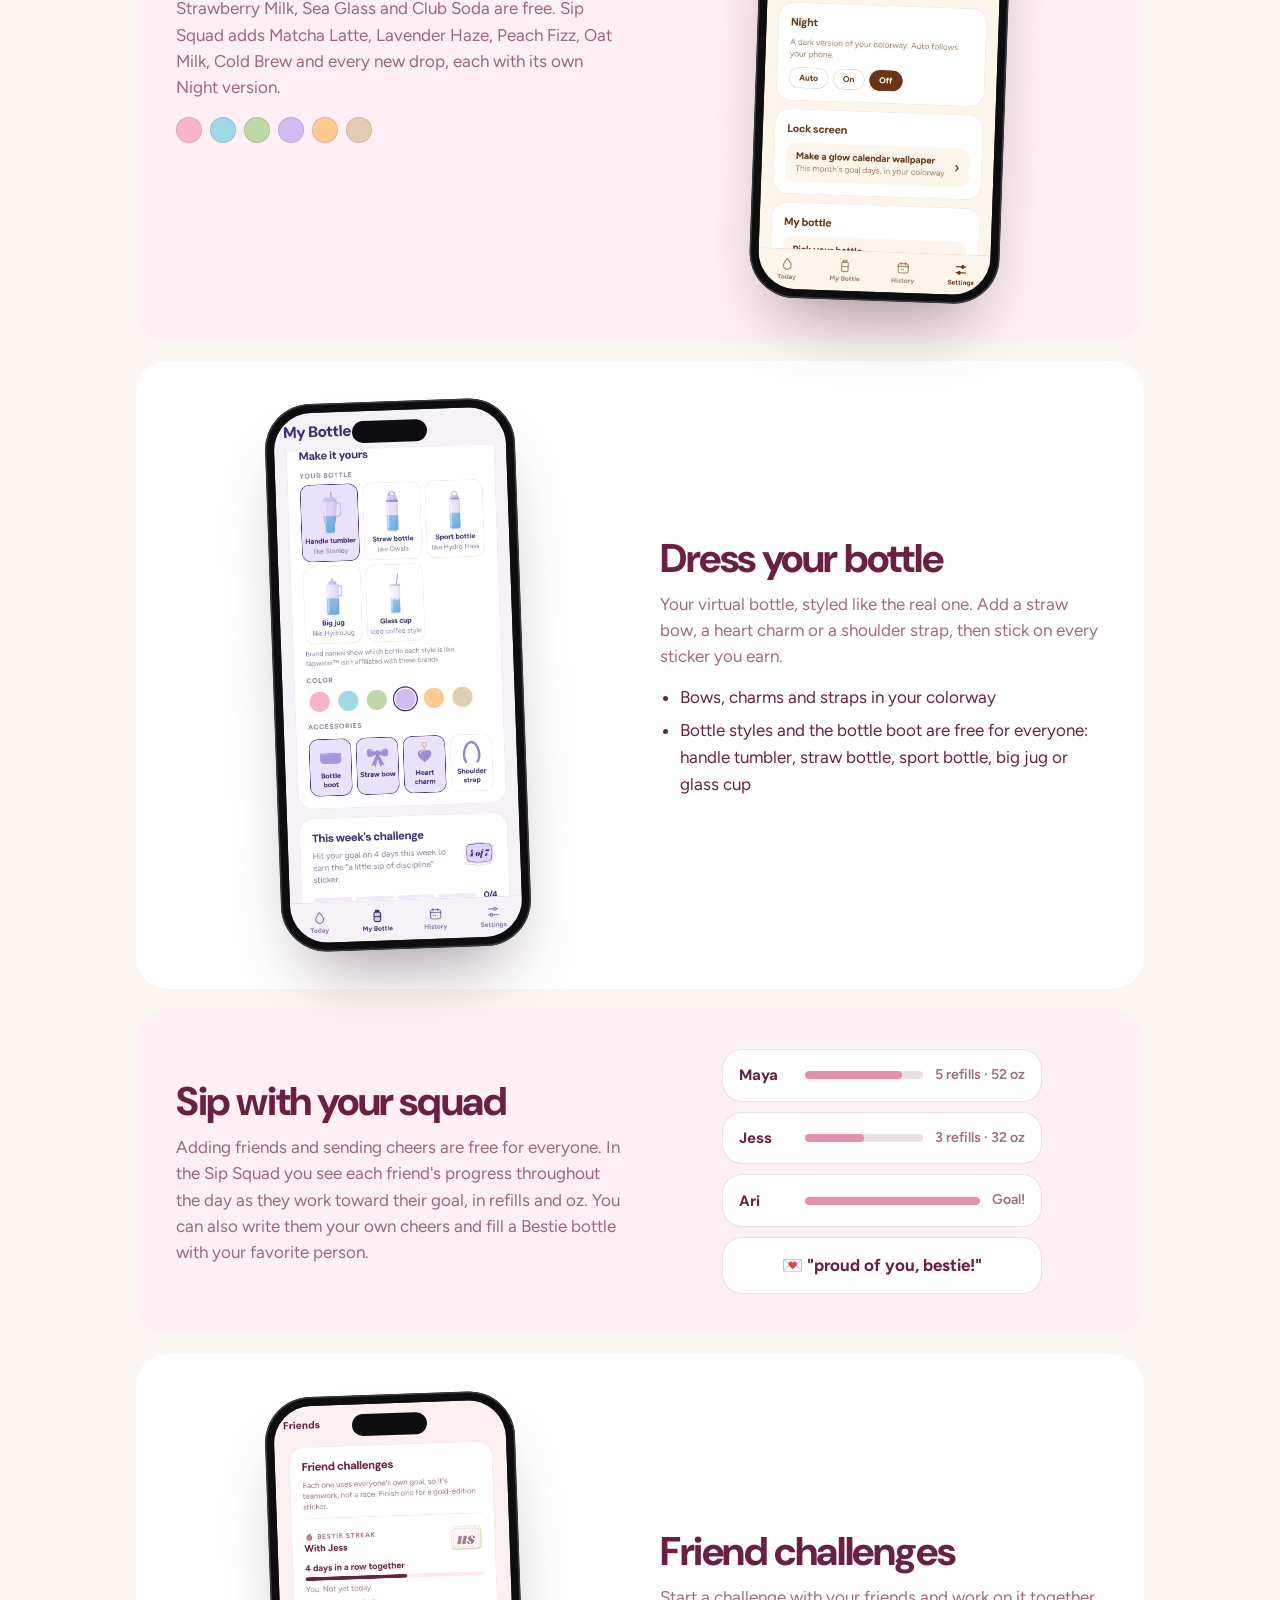
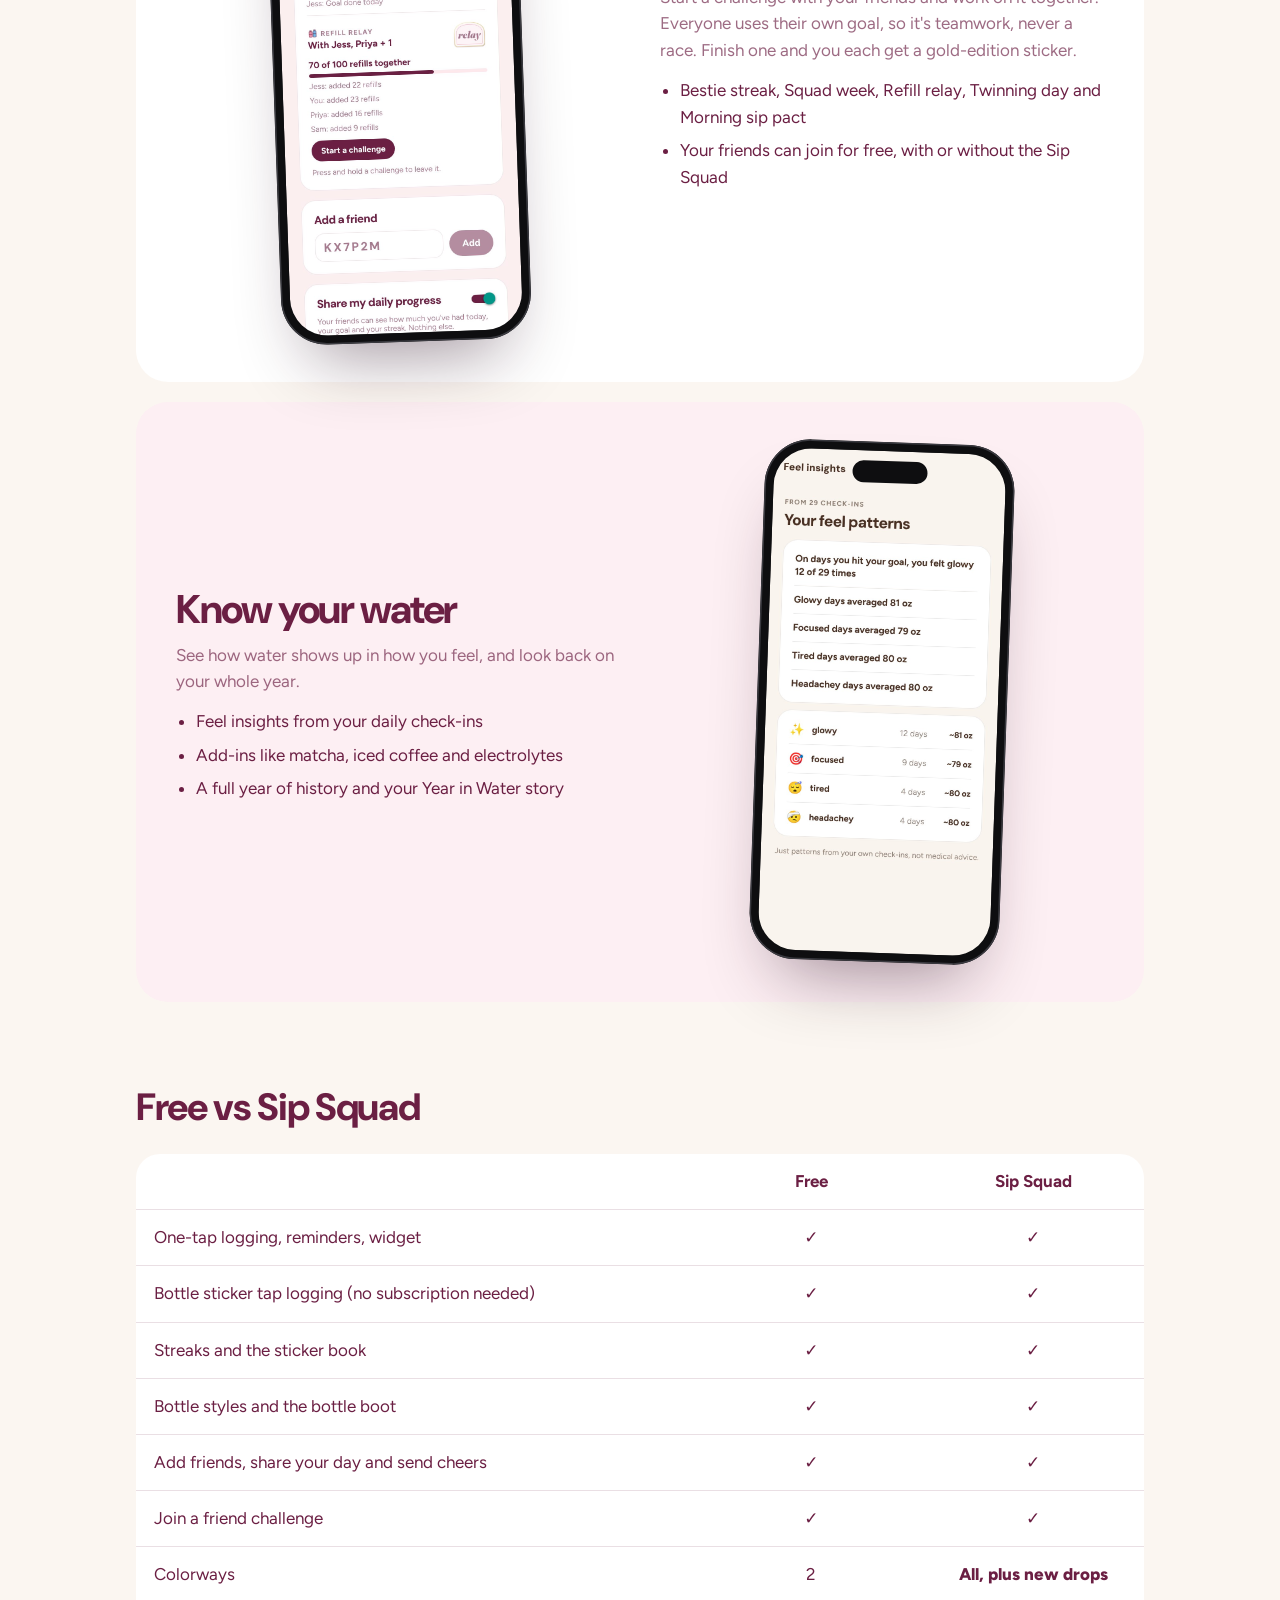
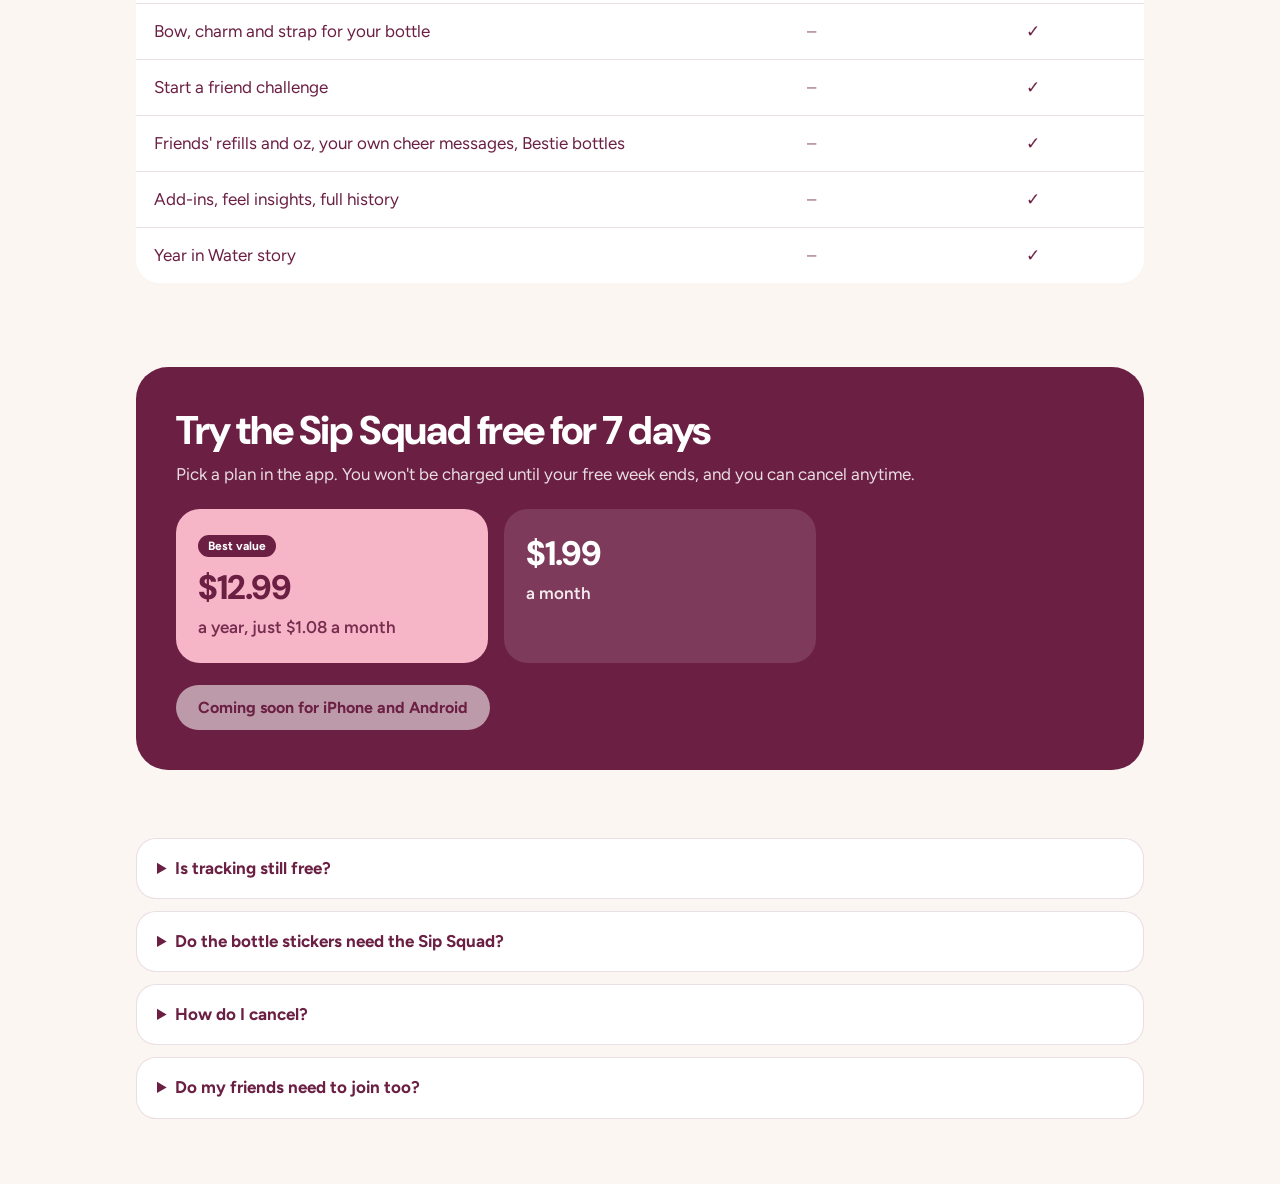
<file: extras.html>
<!doctype html><meta charset="utf-8"><title>Sip Squad · tapwater</title><meta http-equiv="refresh" content="0; url=sip-squad.html"><link rel="canonical" href="https://tapwaterapp.com/sip-squad.html"><a href="sip-squad.html">Sip Squad</a>
</file>
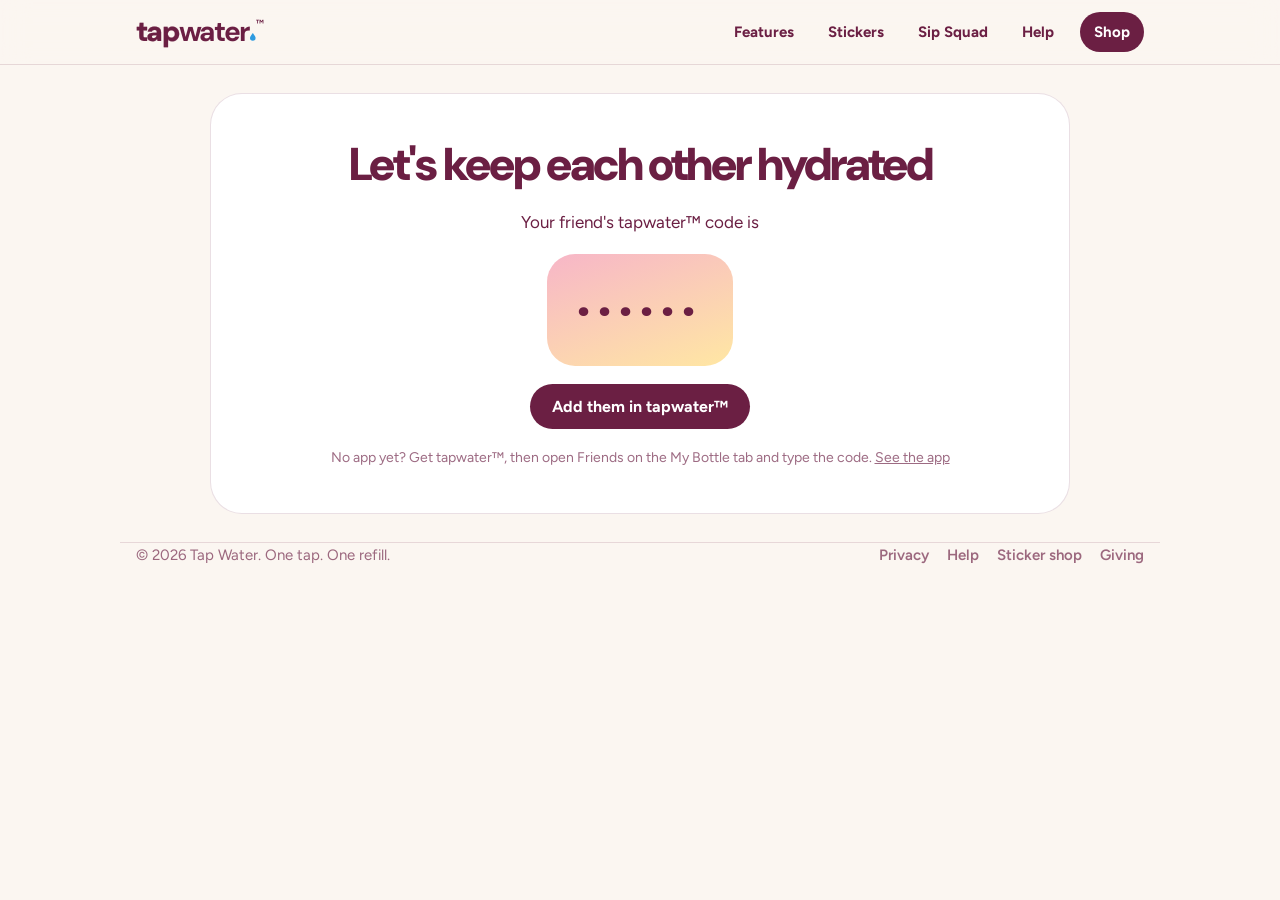
<file: friend.html>
<!doctype html>
<html lang="en"><head><meta charset="utf-8"><meta name="viewport" content="width=device-width,initial-scale=1"><link rel="icon" href="favicon.svg" type="image/svg+xml">
<link rel="icon" href="favicon.png" sizes="96x96">
<link rel="apple-touch-icon" href="apple-touch-icon.png"><link rel="preconnect" href="https://fonts.googleapis.com"><link rel="stylesheet" href="https://fonts.googleapis.com/css2?family=DM+Sans:opsz,wght@9..40,700;9..40,800;9..40,900&family=Fredoka:wght@600;700&family=Figtree:wght@400;600;700&display=swap"><link rel="stylesheet" href="site.css">
<title>Add me on Tap Water</title>
<meta name="description" content="A friend wants to cheer you on in tapwater.">
<style>
.friend-page{display:flex;flex-direction:column;align-items:center;gap:18px;padding-block:32px 64px;text-align:center}
.friend-code{font:900 52px var(--logo,'DM Sans');letter-spacing:8px;color:var(--deep);background:linear-gradient(160deg,var(--main),var(--pop));border-radius:28px;padding:22px 30px}
</style>
</head><body>
<div class="topbar"><header class="top wrap"><a class="wm" href="./" aria-label="tapwater home">tap<span class="lt">water</span><svg viewBox="0 0 10 14" aria-hidden="true"><path d="M5 0C5 0 0 6.2 0 9a5 5 0 0 0 10 0C10 6.2 5 0 5 0Z"/></svg><sup class="tm">™</sup></a><nav><a href="./#features">Features</a><a href="./#stickers">Stickers</a><a href="sip-squad.html">Sip Squad</a><a href="support.html">Help</a><a class="nav-cta" href="./#stickers">Shop</a></nav></header></div>
<main class="wrap friend-page">
  <h1>Let's keep each other hydrated</h1>
  <p>Your friend's tapwater™ code is</p>
  <div class="friend-code" id="code">······</div>
  <a class="btn" id="open">Add them in tapwater™</a>
  <p class="small">No app yet? Get tapwater™, then open Friends on the My Bottle tab and type the code. <a href="./">See the app</a></p>
</main>
<footer class="wrap"><span>© 2026 Tap Water. One tap. One refill.</span><nav><a href="privacy.html">Privacy</a><a href="support.html">Help</a><a href="./#stickers">Sticker shop</a><a href="giving.html">Giving</a></nav></footer>
<script>
var code = (new URLSearchParams(location.search).get('code') || '').toUpperCase().replace(/[^A-Z0-9]/g, '').slice(0, 6);
if (code) document.getElementById('code').textContent = code;
var app = 'tapwater://friend?code=' + code;
document.getElementById('open').href = app;
if (code && /Android|iPhone|iPad/i.test(navigator.userAgent)) location.href = app;
</script>
</body></html>
</file>
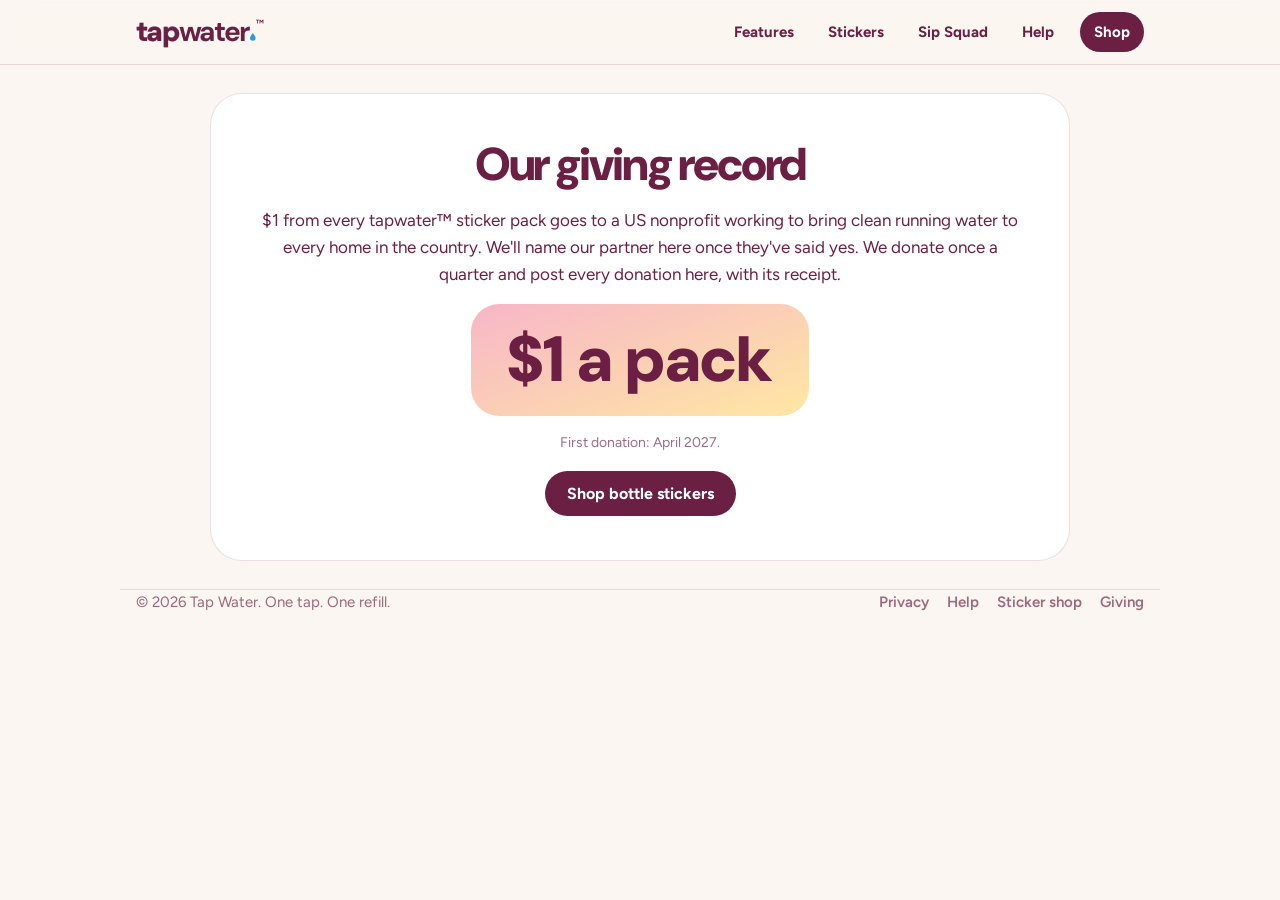
<file: giving.html>
<!doctype html>
<html lang="en"><head><meta charset="utf-8"><meta name="viewport" content="width=device-width,initial-scale=1"><link rel="icon" href="favicon.svg" type="image/svg+xml">
<link rel="icon" href="favicon.png" sizes="96x96">
<link rel="apple-touch-icon" href="apple-touch-icon.png"><link rel="preconnect" href="https://fonts.googleapis.com"><link rel="stylesheet" href="https://fonts.googleapis.com/css2?family=DM+Sans:opsz,wght@9..40,700;9..40,800;9..40,900&family=Fredoka:wght@600;700&family=Figtree:wght@400;600;700&display=swap"><link rel="stylesheet" href="site.css">
<title>Giving · Tap Water</title>
<meta name="description" content="$1 from every tapwater sticker pack goes to a US clean water nonprofit. See the total and our receipts.">
</head><body>
<div class="topbar"><header class="top wrap"><a class="wm" href="./" aria-label="tapwater home">tap<span class="lt">water</span><svg viewBox="0 0 10 14" aria-hidden="true"><path d="M5 0C5 0 0 6.2 0 9a5 5 0 0 0 10 0C10 6.2 5 0 5 0Z"/></svg><sup class="tm">™</sup></a><nav><a href="./#features">Features</a><a href="./#stickers">Stickers</a><a href="sip-squad.html">Sip Squad</a><a href="support.html">Help</a><a class="nav-cta" href="./#stickers">Shop</a></nav></header></div>
<main class="wrap giving-page">
  <h1>Our giving record</h1>
  <p>$1 from every tapwater™ sticker pack goes to a US nonprofit working to bring clean running water to every home in the country. We'll name our partner here once they've said yes. We donate once a quarter and post every donation here, with its receipt.</p>
  <div class="giving-total" id="total">$1 a pack</div>
  <p class="small" id="detail">First donation: April 2027.</p>
  <div class="community" data-community hidden><b data-bottles></b><span>plastic bottles skipped by tapwater™ sippers so far</span></div>
  <div class="table-wrap" id="table" hidden>
    <table class="receipts">
      <thead><tr><th>Date donated</th><th>Period covered</th><th>Packs sold</th><th>Amount given</th><th>Receipt</th></tr></thead>
      <tbody id="rows"></tbody>
    </table>
  </div>
  <p class="small" id="note" hidden>Receipts are the nonprofit's donation confirmations, with our home address blacked out.</p>
  <a class="btn" href="./#stickers">Shop bottle stickers</a>
</main>
<footer class="wrap"><span>© 2026 Tap Water. One tap. One refill.</span><nav><a href="privacy.html">Privacy</a><a href="support.html">Help</a><a href="./#stickers">Sticker shop</a><a href="giving.html">Giving</a></nav></footer>
<script>
function money(n) { return '$' + Number(n).toLocaleString(); }
fetch('giving.json', { cache: 'no-store' }).then(function (r) { return r.json(); }).then(function (g) {
  var rows = (g.donations || []).slice().sort(function (a, b) { return a.date < b.date ? 1 : -1; });
  if (!rows.length) {
    // Before the first donation: the pledge, when it starts, and packs sold so far.
    var sold = Number(g.packsSoldSoFar || 0);
    document.getElementById('detail').textContent =
      'First donation: ' + (g.firstDonation || 'April 2027') + '.' +
      (sold > 0 ? ' ' + sold.toLocaleString() + ' packs sold so far, so $' + sold.toLocaleString() + ' is on its way.' : '');
    return;
  }
  document.getElementById('table').hidden = false;
  document.getElementById('note').hidden = false;
  var total = rows.reduce(function (s, d) { return s + Number(d.amountUsd); }, 0);
  var packs = rows.reduce(function (s, d) { return s + Number(d.packs); }, 0);
  document.getElementById('total').textContent = money(total);
  document.getElementById('detail').textContent = 'given to clean water so far, from ' + packs.toLocaleString() + ' sticker packs.';
  var tbody = document.getElementById('rows');
  tbody.innerHTML = '';
  rows.forEach(function (d) {
    var tr = document.createElement('tr');
    [d.date, d.period, Number(d.packs).toLocaleString(), money(d.amountUsd)].forEach(function (v) {
      var td = document.createElement('td'); td.textContent = v; tr.appendChild(td);
    });
    var td = document.createElement('td');
    if (d.receipt) { var a = document.createElement('a'); a.href = d.receipt; a.textContent = 'PDF'; td.appendChild(a); }
    tr.appendChild(td); tbody.appendChild(tr);
  });
}).catch(function () {});
</script>
<script src="community.js" defer></script>
</body></html>
</file>
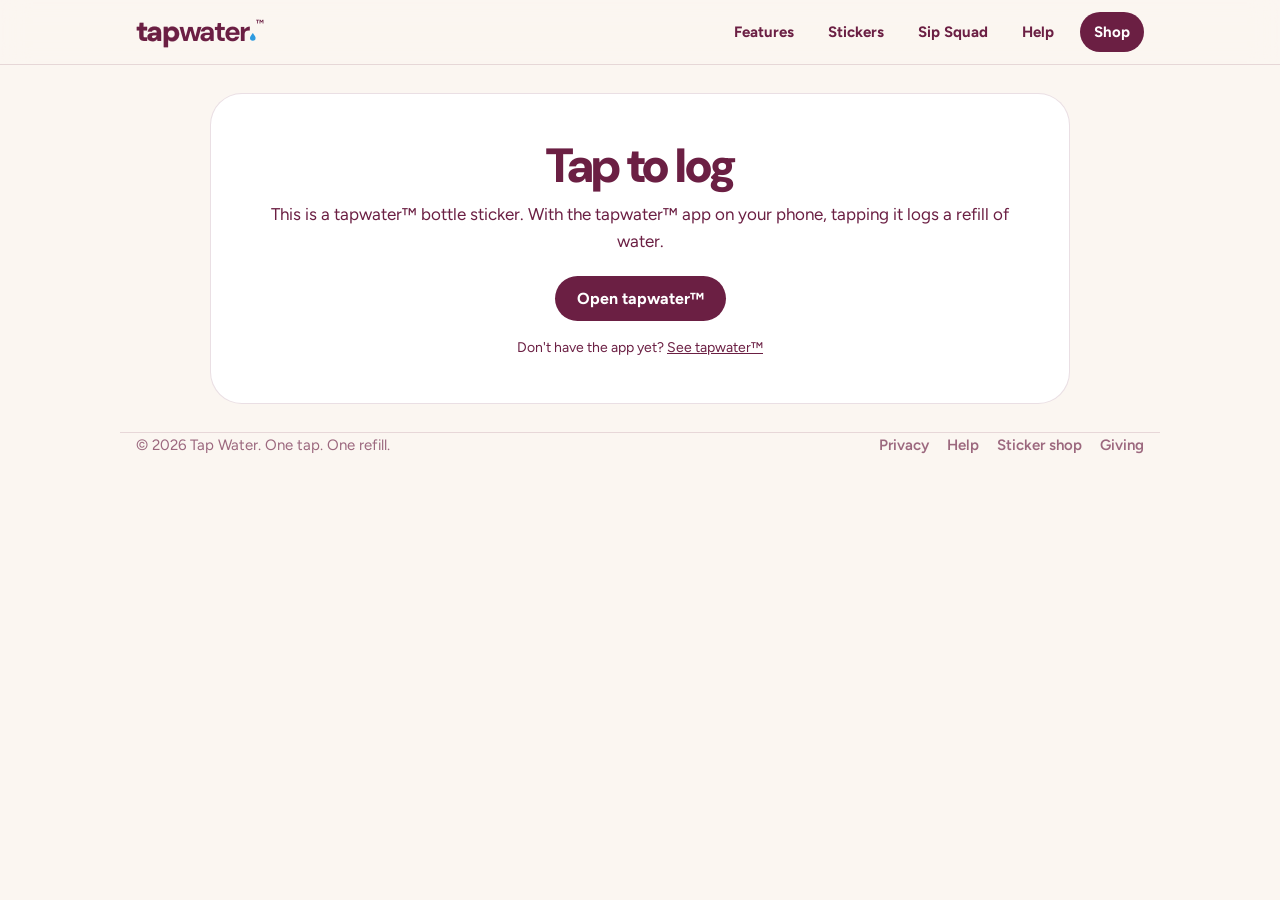
<file: log.html>
<!doctype html>
<html lang="en"><head><meta charset="utf-8"><meta name="viewport" content="width=device-width,initial-scale=1"><link rel="icon" href="favicon.svg" type="image/svg+xml">
<link rel="icon" href="favicon.png" sizes="96x96">
<link rel="apple-touch-icon" href="apple-touch-icon.png"><link rel="preconnect" href="https://fonts.googleapis.com"><link rel="stylesheet" href="https://fonts.googleapis.com/css2?family=DM+Sans:opsz,wght@9..40,700;9..40,800;9..40,900&family=Fredoka:wght@600;700&family=Figtree:wght@400;600;700&display=swap"><link rel="stylesheet" href="site.css">
<title>Tap to log · Tap Water</title>
</head><body>
<div class="topbar"><header class="top wrap"><a class="wm" href="./" aria-label="tapwater home">tap<span class="lt">water</span><svg viewBox="0 0 10 14" aria-hidden="true"><path d="M5 0C5 0 0 6.2 0 9a5 5 0 0 0 10 0C10 6.2 5 0 5 0Z"/></svg><sup class="tm">™</sup></a><nav><a href="./#features">Features</a><a href="./#stickers">Stickers</a><a href="sip-squad.html">Sip Squad</a><a href="support.html">Help</a><a class="nav-cta" href="./#stickers">Shop</a></nav></header></div>
<main class="wrap prose center-page">
<h1>Tap to log</h1>
<p>This is a tapwater™ bottle sticker. With the tapwater™ app on your phone, tapping it logs a refill of water.</p>
<p style="margin-top:20px"><a class="btn" id="open" href="tapwater://log?from=sticker">Open tapwater™</a></p>
<p class="small" style="margin-top:16px">Don't have the app yet? <a href="./">See tapwater™</a></p>
</main>
<script>
// Pass the sticker's own code (?from=sticker&t=...) on to the app, which only logs codes it knows.
document.getElementById('open').href = 'tapwater://log' + location.search;
</script>
<footer class="wrap"><span>© 2026 Tap Water. One tap. One refill.</span><nav><a href="privacy.html">Privacy</a><a href="support.html">Help</a><a href="./#stickers">Sticker shop</a><a href="giving.html">Giving</a></nav></footer>
</body></html>
</file>
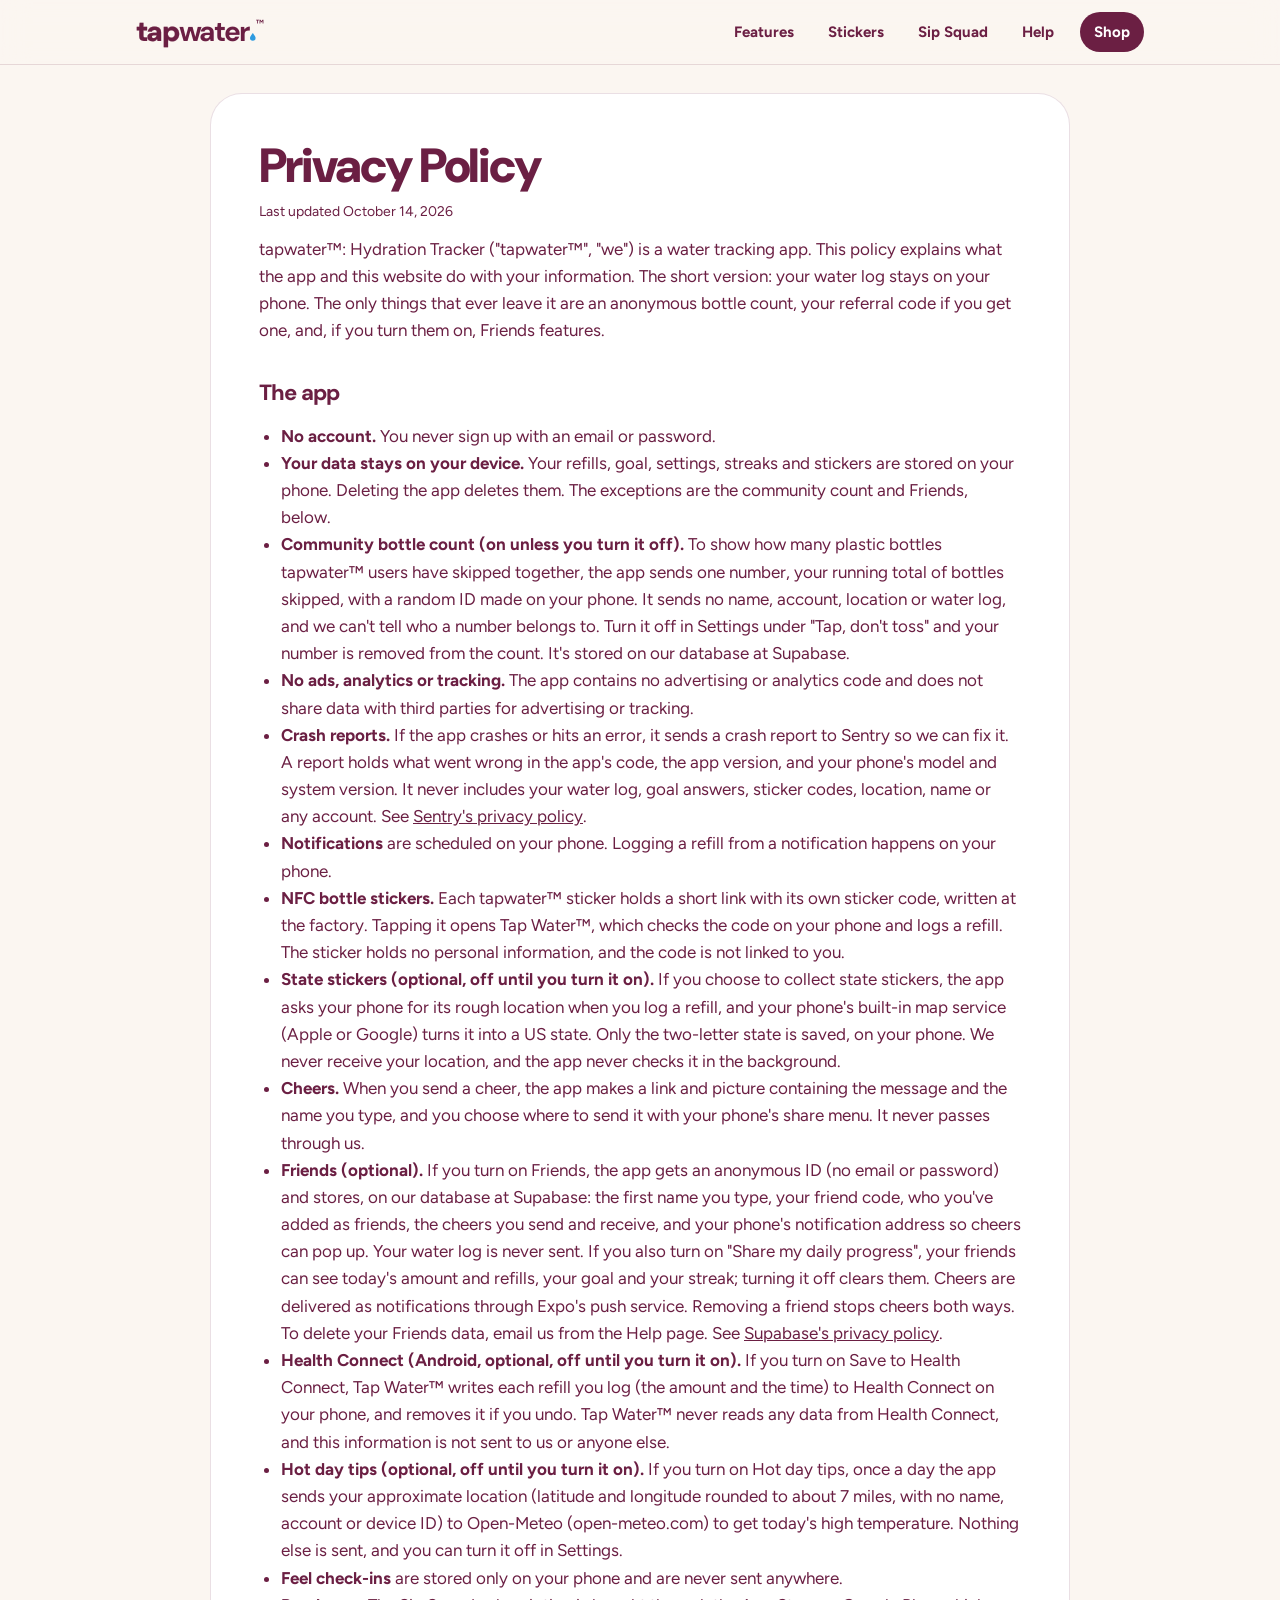
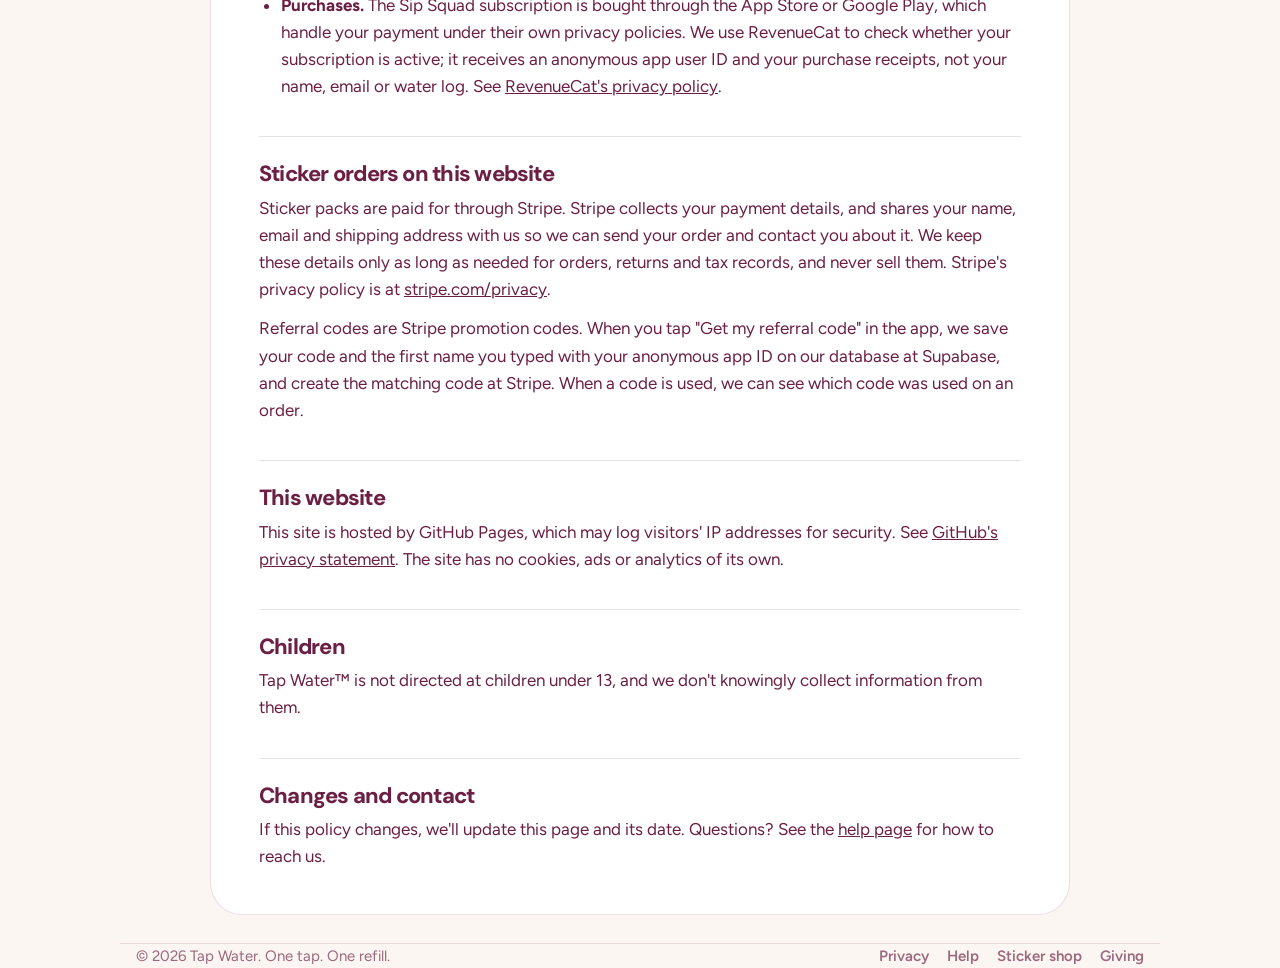
<file: privacy.html>
<!doctype html>
<html lang="en"><head><meta charset="utf-8"><meta name="viewport" content="width=device-width,initial-scale=1"><link rel="icon" href="favicon.svg" type="image/svg+xml">
<link rel="icon" href="favicon.png" sizes="96x96">
<link rel="apple-touch-icon" href="apple-touch-icon.png"><link rel="preconnect" href="https://fonts.googleapis.com"><link rel="stylesheet" href="https://fonts.googleapis.com/css2?family=DM+Sans:opsz,wght@9..40,700;9..40,800;9..40,900&family=Fredoka:wght@600;700&family=Figtree:wght@400;600;700&display=swap"><link rel="stylesheet" href="site.css">
<title>Privacy Policy · Tap Water</title>
</head><body>
<div class="topbar"><header class="top wrap"><a class="wm" href="./" aria-label="tapwater home">tap<span class="lt">water</span><svg viewBox="0 0 10 14" aria-hidden="true"><path d="M5 0C5 0 0 6.2 0 9a5 5 0 0 0 10 0C10 6.2 5 0 5 0Z"/></svg><sup class="tm">™</sup></a><nav><a href="./#features">Features</a><a href="./#stickers">Stickers</a><a href="sip-squad.html">Sip Squad</a><a href="support.html">Help</a><a class="nav-cta" href="./#stickers">Shop</a></nav></header></div>
<main class="wrap prose">
<h1>Privacy Policy</h1>
<p class="small">Last updated October 14, 2026</p>
<p>tapwater™: Hydration Tracker ("tapwater™", "we") is a water tracking app. This policy explains what the app and this website do with your information. The short version: your water log stays on your phone. The only things that ever leave it are an anonymous bottle count, your referral code if you get one, and, if you turn them on, Friends features.</p>

<h2>The app</h2>
<ul>
<li><b>No account.</b> You never sign up with an email or password.</li>
<li><b>Your data stays on your device.</b> Your refills, goal, settings, streaks and stickers are stored on your phone. Deleting the app deletes them. The exceptions are the community count and Friends, below.</li>
<li><b>Community bottle count (on unless you turn it off).</b> To show how many plastic bottles tapwater™ users have skipped together, the app sends one number, your running total of bottles skipped, with a random ID made on your phone. It sends no name, account, location or water log, and we can't tell who a number belongs to. Turn it off in Settings under "Tap, don't toss" and your number is removed from the count. It's stored on our database at Supabase.</li>
<li><b>No ads, analytics or tracking.</b> The app contains no advertising or analytics code and does not share data with third parties for advertising or tracking.</li>
<li><b>Crash reports.</b> If the app crashes or hits an error, it sends a crash report to Sentry so we can fix it. A report holds what went wrong in the app's code, the app version, and your phone's model and system version. It never includes your water log, goal answers, sticker codes, location, name or any account. See <a href="https://sentry.io/privacy/">Sentry's privacy policy</a>.</li>
<li><b>Notifications</b> are scheduled on your phone. Logging a refill from a notification happens on your phone.</li>
<li><b>NFC bottle stickers.</b> Each tapwater™ sticker holds a short link with its own sticker code, written at the factory. Tapping it opens Tap Water™, which checks the code on your phone and logs a refill. The sticker holds no personal information, and the code is not linked to you.</li>
<li><b>State stickers (optional, off until you turn it on).</b> If you choose to collect state stickers, the app asks your phone for its rough location when you log a refill, and your phone's built-in map service (Apple or Google) turns it into a US state. Only the two-letter state is saved, on your phone. We never receive your location, and the app never checks it in the background.</li>
<li><b>Cheers.</b> When you send a cheer, the app makes a link and picture containing the message and the name you type, and you choose where to send it with your phone's share menu. It never passes through us.</li>
<li><b>Friends (optional).</b> If you turn on Friends, the app gets an anonymous ID (no email or password) and stores, on our database at Supabase: the first name you type, your friend code, who you've added as friends, the cheers you send and receive, and your phone's notification address so cheers can pop up. Your water log is never sent. If you also turn on "Share my daily progress", your friends can see today's amount and refills, your goal and your streak; turning it off clears them. Cheers are delivered as notifications through Expo's push service. Removing a friend stops cheers both ways. To delete your Friends data, email us from the Help page. See <a href="https://supabase.com/privacy">Supabase's privacy policy</a>.</li>
<li><b>Health Connect (Android, optional, off until you turn it on).</b> If you turn on Save to Health Connect, Tap Water™ writes each refill you log (the amount and the time) to Health Connect on your phone, and removes it if you undo. Tap Water™ never reads any data from Health Connect, and this information is not sent to us or anyone else.</li>
<li><b>Hot day tips (optional, off until you turn it on).</b> If you turn on Hot day tips, once a day the app sends your approximate location (latitude and longitude rounded to about 7 miles, with no name, account or device ID) to Open-Meteo (open-meteo.com) to get today's high temperature. Nothing else is sent, and you can turn it off in Settings.</li>
<li><b>Feel check-ins</b> are stored only on your phone and are never sent anywhere.</li>
<li><b>Purchases.</b> The Sip Squad subscription is bought through the App Store or Google Play, which handle your payment under their own privacy policies. We use RevenueCat to check whether your subscription is active; it receives an anonymous app user ID and your purchase receipts, not your name, email or water log. See <a href="https://www.revenuecat.com/privacy">RevenueCat's privacy policy</a>.</li>
</ul>

<h2>Sticker orders on this website</h2>
<p>Sticker packs are paid for through Stripe. Stripe collects your payment details, and shares your name, email and shipping address with us so we can send your order and contact you about it. We keep these details only as long as needed for orders, returns and tax records, and never sell them. Stripe's privacy policy is at <a href="https://stripe.com/privacy">stripe.com/privacy</a>.</p>
<p>Referral codes are Stripe promotion codes. When you tap "Get my referral code" in the app, we save your code and the first name you typed with your anonymous app ID on our database at Supabase, and create the matching code at Stripe. When a code is used, we can see which code was used on an order.</p>

<h2>This website</h2>
<p>This site is hosted by GitHub Pages, which may log visitors' IP addresses for security. See <a href="https://docs.github.com/site-policy/privacy-policies/github-general-privacy-statement">GitHub's privacy statement</a>. The site has no cookies, ads or analytics of its own.</p>

<h2>Children</h2>
<p>Tap Water™ is not directed at children under 13, and we don't knowingly collect information from them.</p>

<h2>Changes and contact</h2>
<p>If this policy changes, we'll update this page and its date. Questions? See the <a href="support.html">help page</a> for how to reach us.</p>
</main>
<footer class="wrap"><span>© 2026 Tap Water. One tap. One refill.</span><nav><a href="privacy.html">Privacy</a><a href="support.html">Help</a><a href="./#stickers">Sticker shop</a><a href="giving.html">Giving</a></nav></footer>
</body></html>
</file>
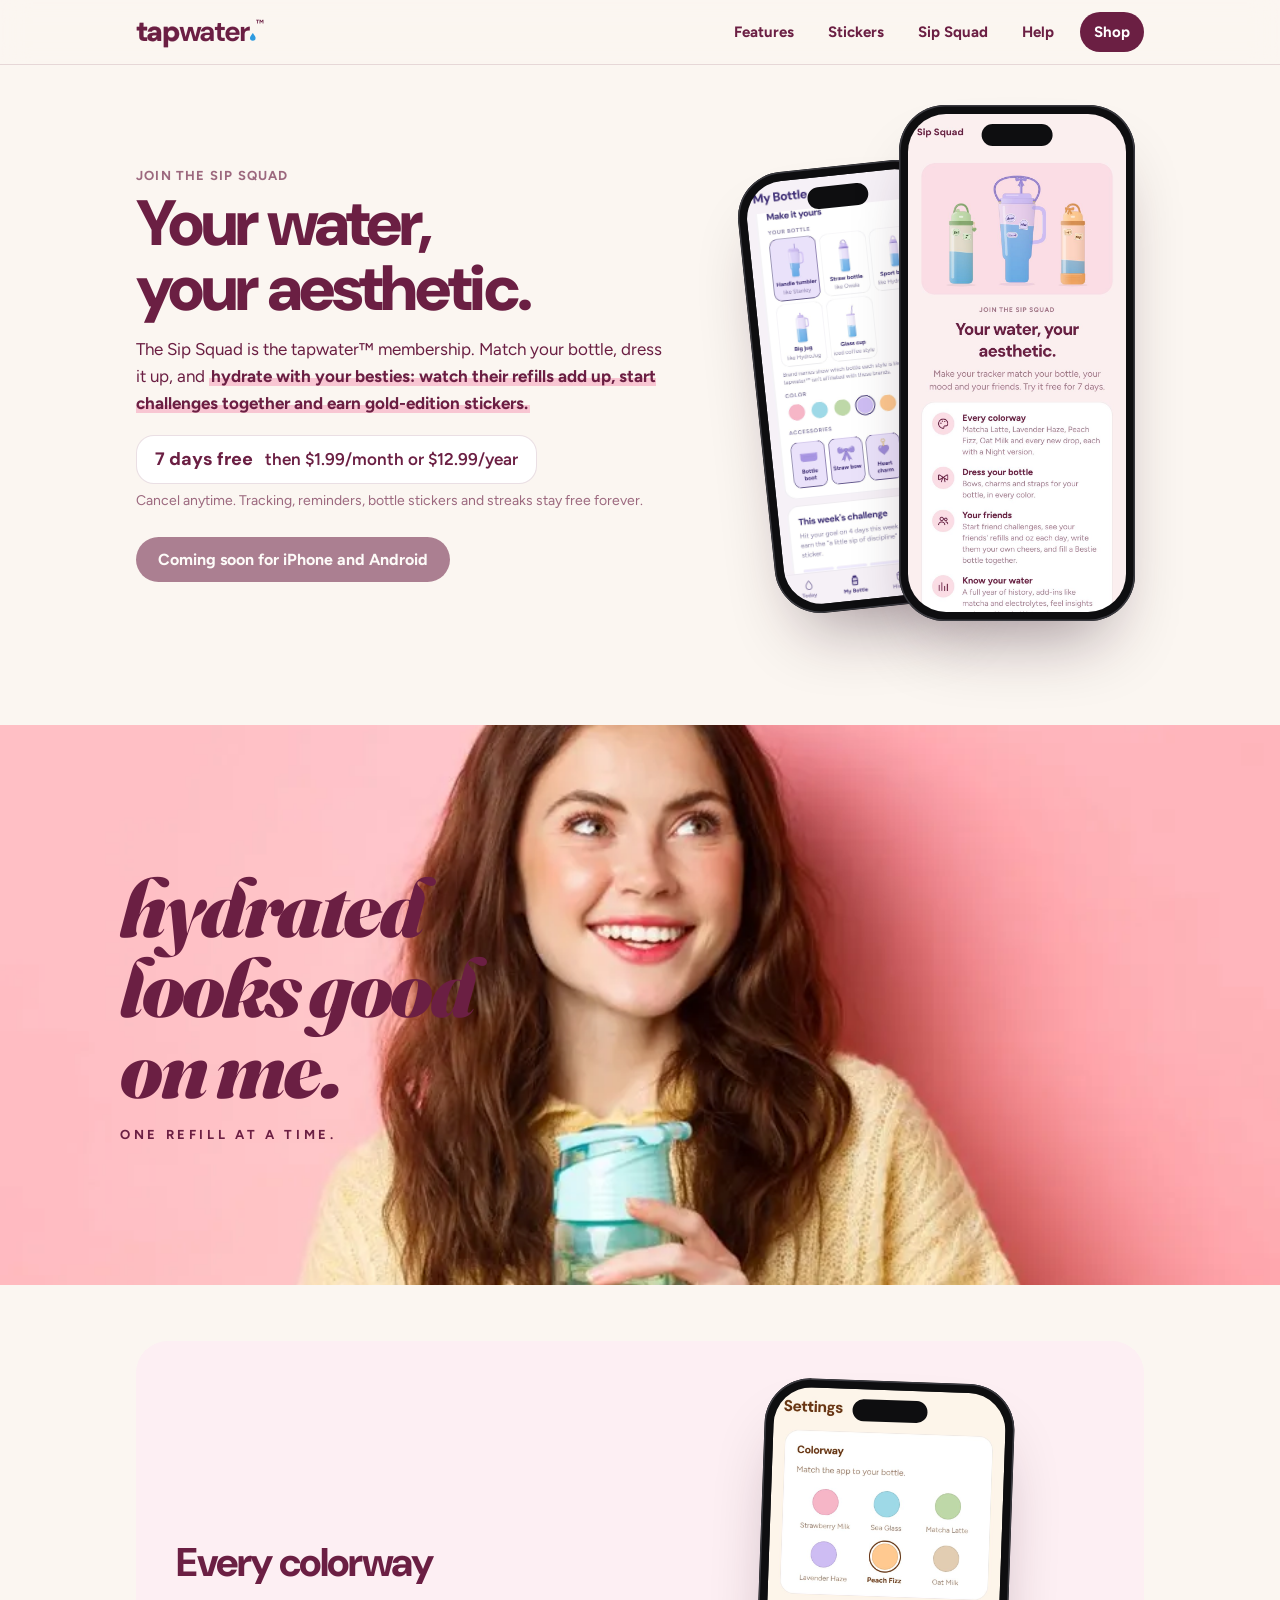
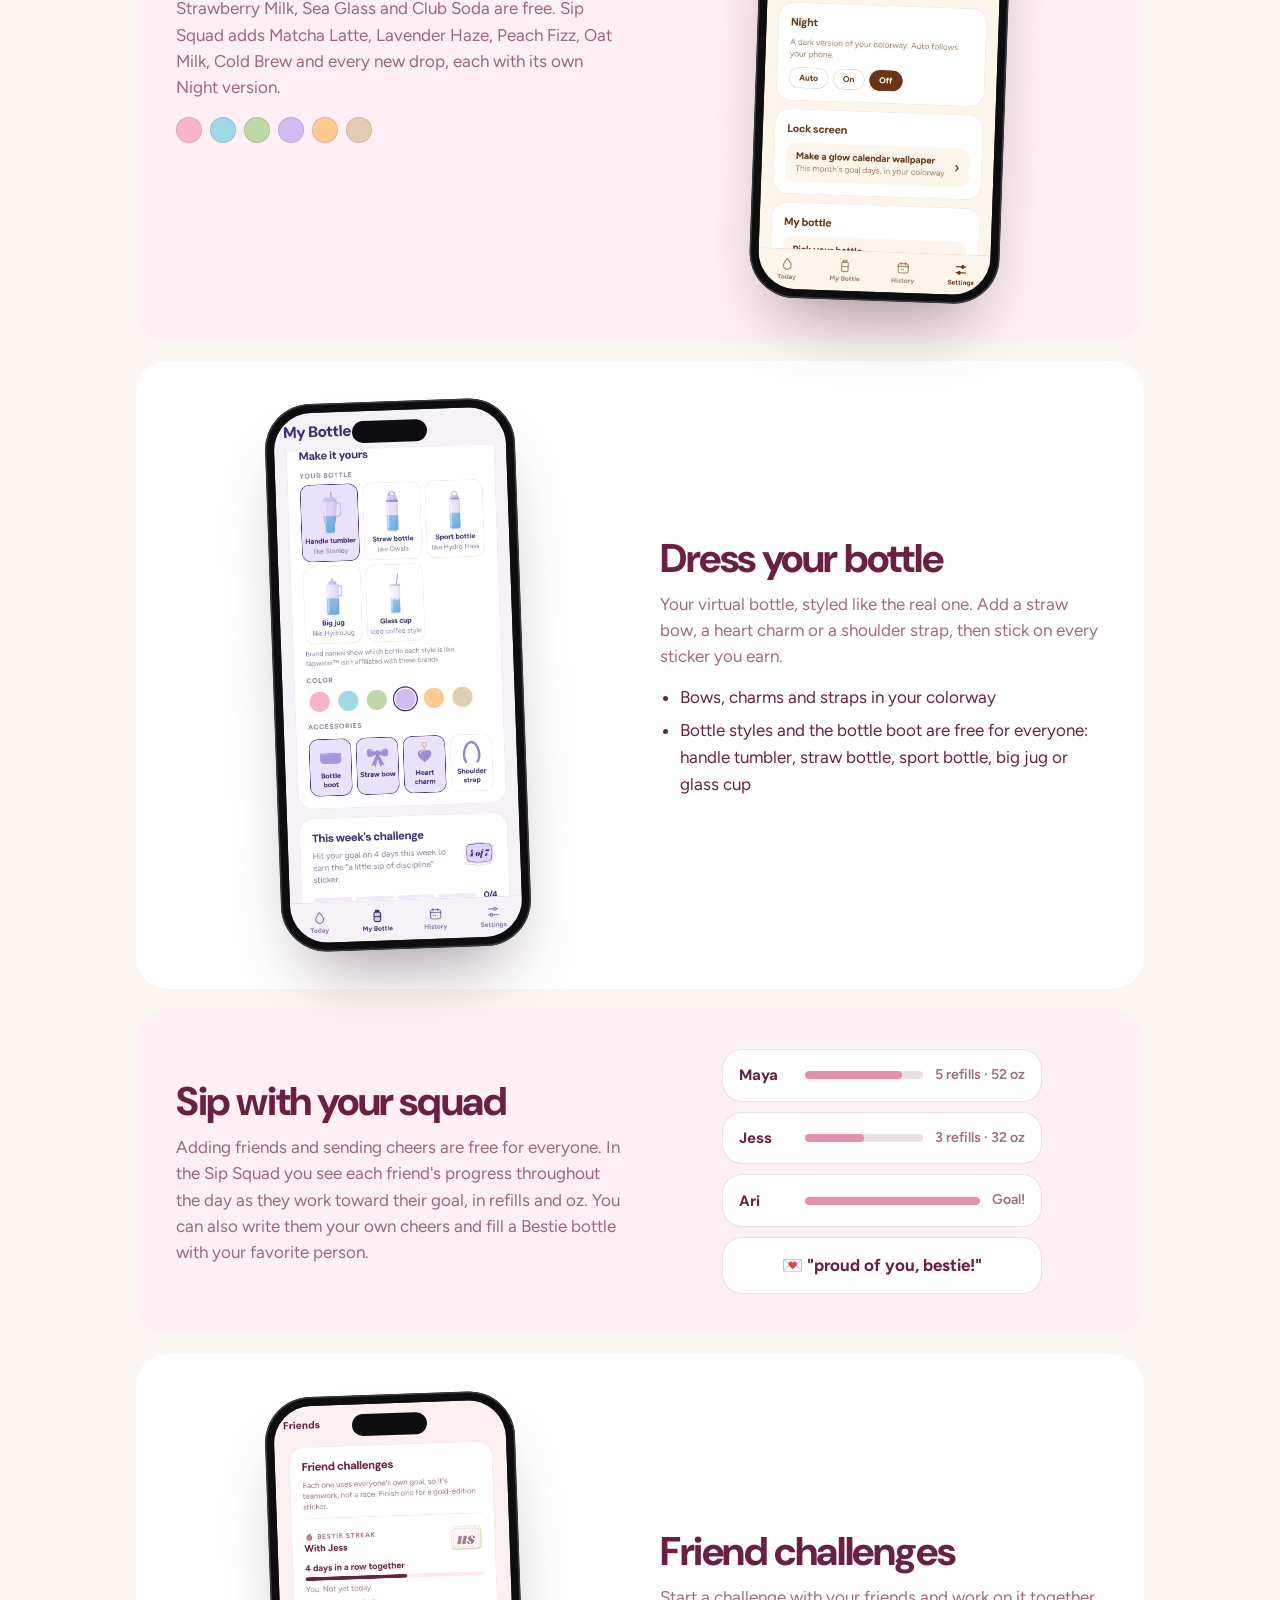
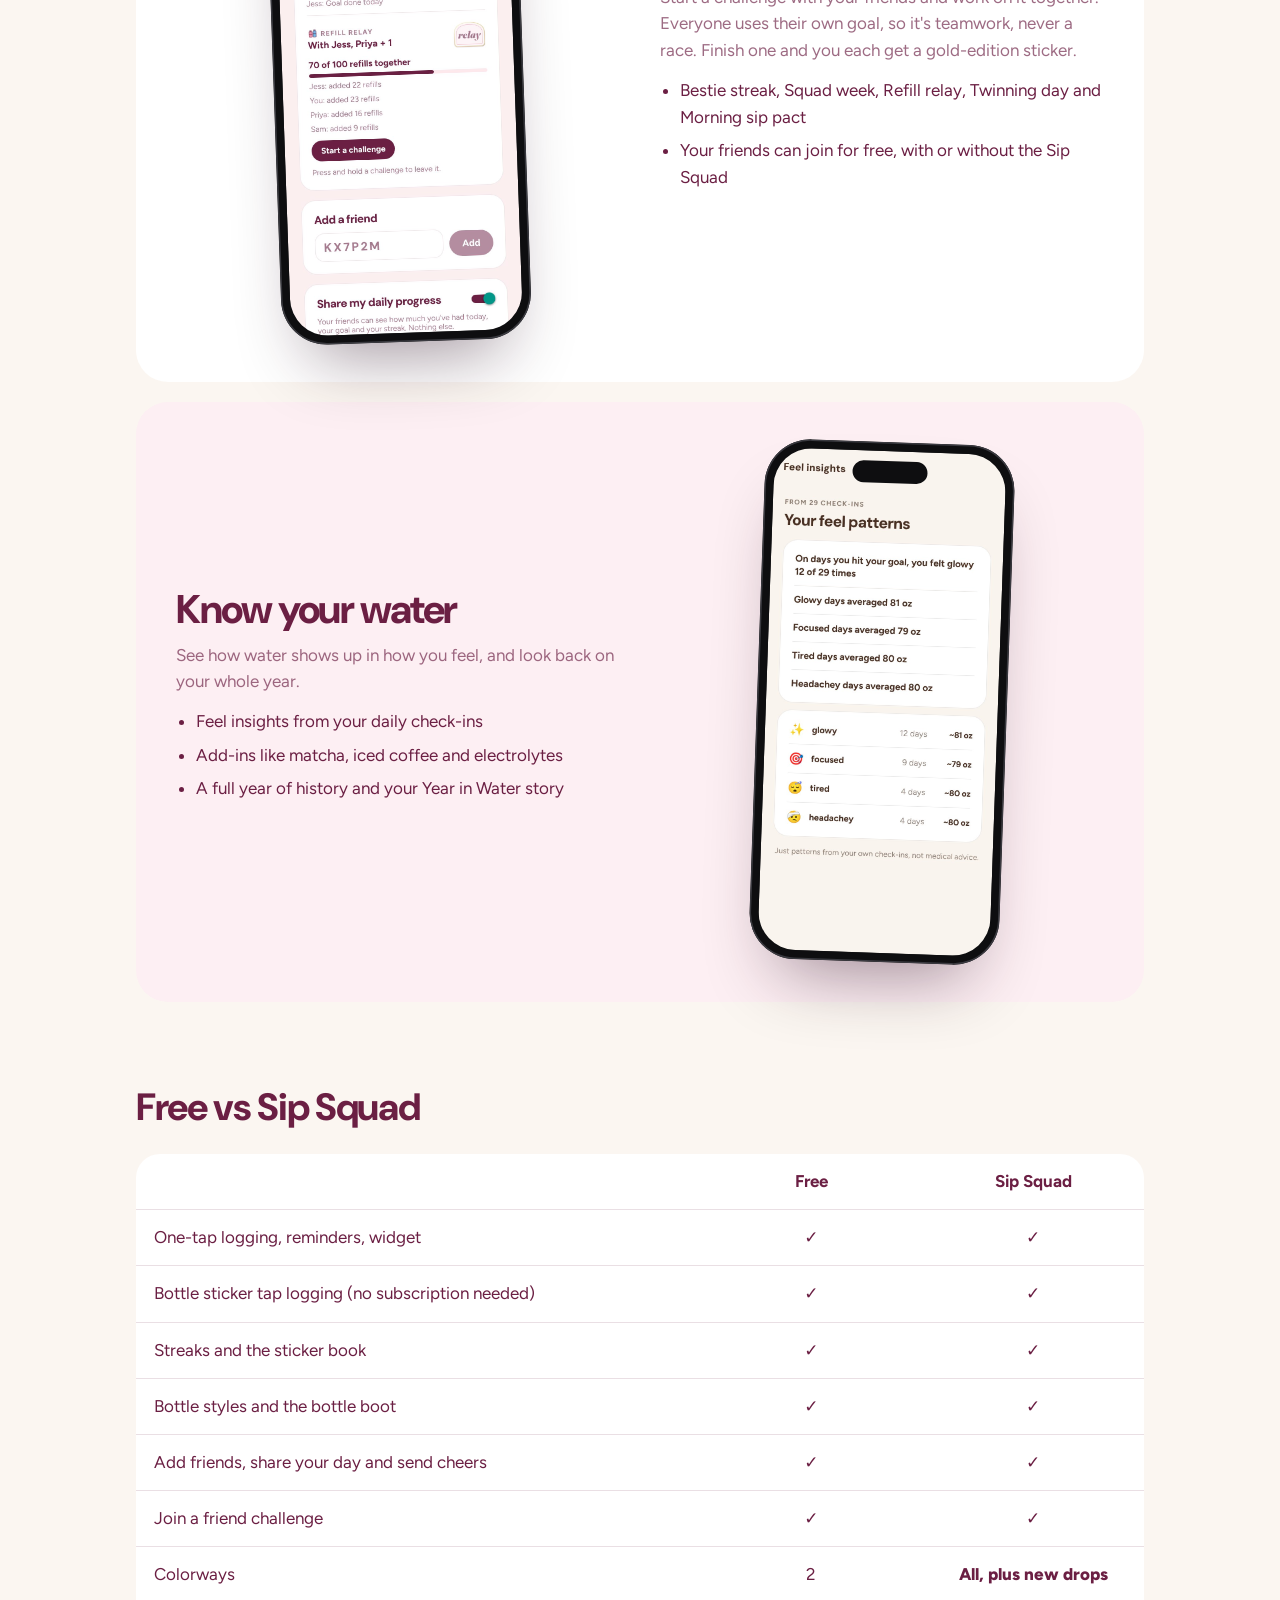
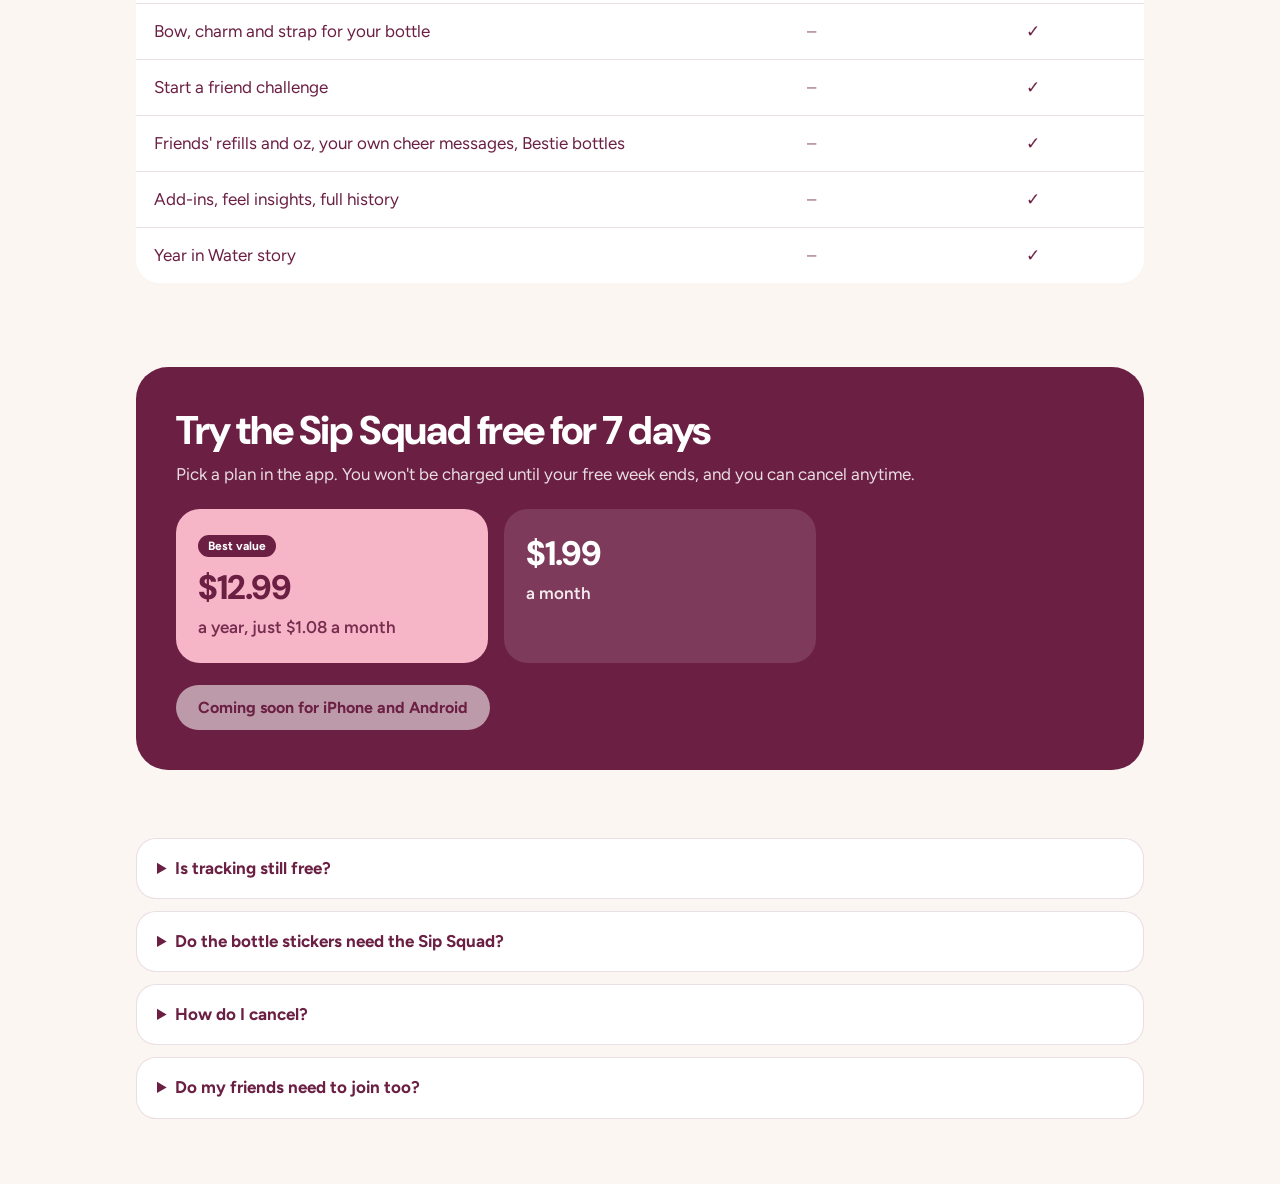
<file: sip-squad.html>
<!doctype html>
<html lang="en"><head><meta charset="utf-8"><meta name="viewport" content="width=device-width,initial-scale=1"><link rel="icon" href="favicon.svg" type="image/svg+xml">
<link rel="icon" href="favicon.png" sizes="96x96">
<link rel="apple-touch-icon" href="apple-touch-icon.png"><link rel="preconnect" href="https://fonts.googleapis.com"><link rel="stylesheet" href="https://fonts.googleapis.com/css2?family=DM+Sans:opsz,wght@9..40,700;9..40,800;9..40,900&family=Fredoka:wght@600;700&family=Figtree:wght@400;600;700&family=Fraunces:ital,opsz,wght@1,9..144,900&display=swap"><link rel="stylesheet" href="site.css">
<title>Join the Sip Squad: every colorway, bottle accessories and friend perks · tapwater</title>
<meta name="description" content="The tapwater Sip Squad: every colorway, accessories to dress your bottle, your friends' daily progress and your Year in Water. 7 days free, then $1.99 a month or $12.99 a year.">
<meta property="og:title" content="Join the tapwater Sip Squad">
<meta property="og:description" content="Your water, your aesthetic. Try it free for 7 days.">
<meta property="og:image" content="https://tapwaterapp.com/shots/extras-paywall.jpg">
<style>
.x-hero{display:grid;grid-template-columns:minmax(0,1.1fr) minmax(0,.9fr);gap:32px;align-items:center;padding-block:40px 24px}
.x-kicker{font:700 13px var(--body);letter-spacing:1.2px;text-transform:uppercase;color:var(--muted)}
.x-hero h1{font-size:clamp(40px,6.4vw,64px);font-weight:900;letter-spacing:-.045em;line-height:1.02;margin-block:8px 14px}
.x-price{display:inline-flex;flex-wrap:wrap;gap:6px 12px;align-items:baseline;background:var(--surface);border:1px solid var(--line);border-radius:18px;padding:10px 18px;margin-block:18px 6px;font-weight:600}
.x-price b{font:800 18px var(--logo);color:var(--ink)}
.x-phones{position:relative;height:540px}
.x-phones .phone2{position:absolute;width:236px}
.x-phones .a{right:2%;top:0;z-index:2}
.x-phones .b{right:42%;top:60px;width:204px;transform:rotate(-6deg)}
.x-feat{display:grid;grid-template-columns:minmax(0,1fr) minmax(0,1fr);gap:40px;align-items:center;padding:40px;border-radius:32px;margin-block:20px;background:var(--paper)}
.x-feat.tint{background:var(--tint)}
.x-feat.flip .x-shot{order:-1}
.x-feat h2{font-size:clamp(28px,4.2vw,40px);margin-bottom:10px}
.x-feat p{color:var(--muted);font-size:17px;line-height:1.55}
.x-feat ul{margin-top:14px;padding-left:20px;display:flex;flex-direction:column;gap:6px}
.x-shot{justify-self:center;width:min(250px,80%)}
.x-shot .phone2{transform:rotate(2deg)}
.x-feat.flip .x-shot .phone2{transform:rotate(-2deg)}
.x-dots{display:flex;gap:8px;margin-top:16px}
.x-dots i{width:26px;height:26px;border-radius:50%;background:var(--c);border:1px solid var(--line)}
.x-squad{display:flex;flex-direction:column;gap:10px;width:min(320px,100%);justify-self:center}
.x-squad div{background:var(--surface);border:1px solid var(--line);border-radius:20px;padding:14px 16px;display:flex;align-items:center;gap:12px}
.x-squad .bar{flex:1;height:8px;border-radius:99px;background:var(--line);overflow:hidden}
.x-squad .bar span{display:block;height:100%;background:var(--shade);border-radius:99px}
.x-squad b{font:800 15px var(--logo);width:54px}
.x-squad small{color:var(--muted);font-weight:600}
.x-cheer{justify-content:center;font-weight:700}
.x-table{width:100%;border-collapse:collapse;background:var(--surface);border-radius:24px;overflow:hidden;margin-top:18px}
.x-table th,.x-table td{padding:14px 18px;text-align:left;border-bottom:1px solid var(--line)}
.x-table th:not(:first-child),.x-table td:not(:first-child){text-align:center;width:22%}
.x-table tr:last-child td{border-bottom:0}
.x-table .yes{color:var(--ink);font-weight:800}
.x-table .no{color:var(--muted)}
.x-plans{display:grid;grid-template-columns:1fr 1fr;gap:16px;margin-top:20px;max-width:640px}
.x-plan{background:var(--main);color:var(--deep);border-radius:24px;padding:22px}
.x-plan.alt{background:color-mix(in srgb,#fff 12%,transparent);color:#fff}
.x-plan b{font:800 34px var(--logo);letter-spacing:-.03em}
.x-plan p{font-weight:600;opacity:.9;margin-top:4px}
.x-plan .tag{display:inline-block;font:700 12px var(--body);background:var(--deep);color:#fff;border-radius:99px;padding:4px 10px;margin-bottom:8px}
.x-band{background:var(--deep);color:#fff;border-radius:32px;padding:40px;margin-block:20px}
.x-band h2{font-size:clamp(28px,4.2vw,40px)}
.x-band .lead{opacity:.85;margin-top:8px}
.x-band .btn{margin-top:22px;background:#fff;color:var(--deep)}
.x-faq{display:grid;gap:12px;margin-block:20px 40px}
.x-faq details{background:var(--surface);border:1px solid var(--line);border-radius:20px;padding:16px 20px}
.x-faq summary{font-weight:700;cursor:pointer}
.x-faq p{color:var(--muted);margin-top:8px}
.x-hl{background:linear-gradient(transparent 58%,color-mix(in srgb,var(--main) 75%,transparent) 58%);color:var(--ink);font-weight:700;padding:0 2px}
@media (max-width:760px){
  .x-hero,.x-feat{grid-template-columns:minmax(0,1fr)}
  .x-phones{height:450px;max-width:360px;justify-self:center;width:100%}
  .x-phones .phone2{width:190px}.x-phones .b{width:166px;right:40%}
  .x-feat{padding:26px;gap:26px}.x-feat.flip .x-shot{order:0}
  .x-plans{grid-template-columns:1fr}.x-band{padding:26px}
  .x-table th,.x-table td{padding:12px 10px;font-size:14px}
}
@media (prefers-color-scheme:dark){.x-band{background:var(--nsurf)}.x-plan.alt{background:var(--nbg)}}
</style>
</head><body>
<div class="topbar"><header class="top wrap"><a class="wm" href="./" aria-label="tapwater home">tap<span class="lt">water</span><svg viewBox="0 0 10 14" aria-hidden="true"><path d="M5 0C5 0 0 6.2 0 9a5 5 0 0 0 10 0C10 6.2 5 0 5 0Z"/></svg><sup class="tm">™</sup></a><nav><a href="./#features">Features</a><a href="./#stickers">Stickers</a><a href="sip-squad.html">Sip Squad</a><a href="support.html">Help</a><a class="nav-cta" href="./#stickers">Shop</a></nav></header></div>
<main class="wrap">
  <section class="x-hero">
    <div>
      <p class="x-kicker">join the sip squad</p>
      <h1>Your water, your aesthetic.</h1>
      <p class="lead">The Sip Squad is the tapwater™ membership. Match your bottle, dress it up, and <mark class="x-hl">hydrate with your besties: watch their refills add up, start challenges together and earn gold-edition stickers.</mark></p>
      <p class="x-price"><b>7 days free</b><span>then $1.99/month or $12.99/year</span></p>
      <p class="small">Cancel anytime. Tracking, reminders, bottle stickers and streaks stay free forever.</p>
      <div class="ctas"><a class="btn" id="get" aria-disabled="true">Coming soon for iPhone and Android</a></div>
    </div>
    <div class="x-phones" aria-hidden="true">
      <div class="phone2 b"><img alt="" src="shots/extras-bottle.jpg" width="780" height="1688"></div>
      <div class="phone2 a"><img alt="" src="shots/extras-paywall.jpg" width="780" height="1688"></div>
    </div>
  </section>

  <section class="maya-band smile" aria-label="hydrated looks good on me">
    <picture>
      <source media="(max-width: 760px)" srcset="img/photos/maya-smile-tall.webp">
      <img src="img/photos/maya-smile.webp" alt="A young woman in a yellow sweater smiling and holding a clear water bottle against a pink wall" width="2400" height="961" loading="lazy">
    </picture>
    <div class="maya-copy">
      <p class="maya-big">hydrated<br>looks good<br>on me.</p>
      <p class="maya-kick">one refill at a time.</p>
    </div>
  </section>

  <section class="x-feat tint">
    <div>
      <h2>Every colorway</h2>
      <p>Strawberry Milk, Sea Glass and Club Soda are free. Sip Squad adds Matcha Latte, Lavender Haze, Peach Fizz, Oat Milk, Cold Brew and every new drop, each with its own Night version.</p>
      <div class="x-dots" aria-hidden="true"><i style="--c:#F7B6C8"></i><i style="--c:#9ED9E8"></i><i style="--c:#BFD8A8"></i><i style="--c:#CDBDF2"></i><i style="--c:#FFC98F"></i><i style="--c:#E3CDB2"></i></div>
    </div>
    <div class="x-shot"><div class="phone2"><img alt="Choosing the Peach Fizz colorway in the app" src="shots/extras-colors.jpg" width="780" height="1688" loading="lazy"></div></div>
  </section>

  <section class="x-feat flip">
    <div>
      <h2>Dress your bottle</h2>
      <p>Your virtual bottle, styled like the real one. Add a straw bow, a heart charm or a shoulder strap, then stick on every sticker you earn.</p>
      <ul><li>Bows, charms and straps in your colorway</li><li>Bottle styles and the bottle boot are free for everyone: handle tumbler, straw bottle, sport bottle, big jug or glass cup</li></ul>
    </div>
    <div class="x-shot"><div class="phone2"><img alt="A lavender tumbler with a bow, charm and stickers" src="shots/extras-bottle.jpg" width="780" height="1688" loading="lazy"></div></div>
  </section>

  <section class="x-feat tint">
    <div>
      <h2>Sip with your squad</h2>
      <p>Adding friends and sending cheers are free for everyone. In the Sip Squad you see each friend's progress throughout the day as they work toward their goal, in refills and oz. You can also write them your own cheers and fill a Bestie bottle with your favorite person.</p>
    </div>
    <div class="x-squad" aria-hidden="true">
      <div><b>Maya</b><span class="bar"><span style="width:82%"></span></span><small>5 refills · 52 oz</small></div>
      <div><b>Jess</b><span class="bar"><span style="width:50%"></span></span><small>3 refills · 32 oz</small></div>
      <div><b>Ari</b><span class="bar"><span style="width:100%"></span></span><small>Goal!</small></div>
      <div class="x-cheer">💌 "proud of you, bestie!"</div>
    </div>
  </section>

  <section class="x-feat flip">
    <div>
      <h2>Friend challenges</h2>
      <p>Start a challenge with your friends and work on it together. Everyone uses their own goal, so it's teamwork, never a race. Finish one and you each get a gold-edition sticker.</p>
      <ul><li>Bestie streak, Squad week, Refill relay, Twinning day and Morning sip pact</li><li>Your friends can join for free, with or without the Sip Squad</li></ul>
    </div>
    <div class="x-shot"><div class="phone2"><img alt="A bestie streak and a refill relay in the app" src="shots/friends-challenges.jpg" width="780" height="1782" loading="lazy"></div></div>
  </section>
  <section class="x-feat tint">
    <div>
      <h2>Know your water</h2>
      <p>See how water shows up in how you feel, and look back on your whole year.</p>
      <ul><li>Feel insights from your daily check-ins</li><li>Add-ins like matcha, iced coffee and electrolytes</li><li>A full year of history and your Year in Water story</li></ul>
    </div>
    <div class="x-shot"><div class="phone2"><img alt="Feel insights in the app" src="shots/extras-insights.jpg" width="780" height="1688" loading="lazy"></div></div>
  </section>

  <section class="block">
    <div class="head"><h2>Free vs Sip Squad</h2></div>
    <table class="x-table">
      <thead><tr><th></th><th>Free</th><th>Sip Squad</th></tr></thead>
      <tbody>
        <tr><td>One-tap logging, reminders, widget</td><td class="yes">✓</td><td class="yes">✓</td></tr>
        <tr><td>Bottle sticker tap logging (no subscription needed)</td><td class="yes">✓</td><td class="yes">✓</td></tr>
        <tr><td>Streaks and the sticker book</td><td class="yes">✓</td><td class="yes">✓</td></tr>
        <tr><td>Bottle styles and the bottle boot</td><td class="yes">✓</td><td class="yes">✓</td></tr>
        <tr><td>Add friends, share your day and send cheers</td><td class="yes">✓</td><td class="yes">✓</td></tr>
        <tr><td>Join a friend challenge</td><td class="yes">✓</td><td class="yes">✓</td></tr>
        <tr><td>Colorways</td><td>2</td><td class="yes">All, plus new drops</td></tr>
        <tr><td>Bow, charm and strap for your bottle</td><td class="no">–</td><td class="yes">✓</td></tr>
        <tr><td>Start a friend challenge</td><td class="no">–</td><td class="yes">✓</td></tr>
        <tr><td>Friends' refills and oz, your own cheer messages, Bestie bottles</td><td class="no">–</td><td class="yes">✓</td></tr>
        <tr><td>Add-ins, feel insights, full history</td><td class="no">–</td><td class="yes">✓</td></tr>
        <tr><td>Year in Water story</td><td class="no">–</td><td class="yes">✓</td></tr>
      </tbody>
    </table>
  </section>

  <section class="x-band">
    <h2>Try the Sip Squad free for 7 days</h2>
    <p class="lead">Pick a plan in the app. You won't be charged until your free week ends, and you can cancel anytime.</p>
    <div class="x-plans">
      <div class="x-plan"><span class="tag">Best value</span><br><b>$12.99</b><p>a year, just $1.08 a month</p></div>
      <div class="x-plan alt"><b>$1.99</b><p>a month</p></div>
    </div>
    <a class="btn" aria-disabled="true">Coming soon for iPhone and Android</a>
  </section>

  <section class="x-faq">
    <details><summary>Is tracking still free?</summary><p>Yes. Logging water, reminders, bottle sticker taps, streaks and the sticker book are free forever.</p></details>
    <details><summary>Do the bottle stickers need the Sip Squad?</summary><p>No. tapwater™ bottle stickers work with the free app. No subscription needed.</p></details>
    <details><summary>How do I cancel?</summary><p>Anytime in your App Store or Google Play subscriptions, at least a day before your trial or plan renews.</p></details>
    <details><summary>Do my friends need to join too?</summary><p>No. Anyone can add friends, share their day, send cheers and join a friend challenge for free. In the Sip Squad you also see your friends' refills and oz, write your own messages and start challenges.</p></details>
  </section>
</main>
<footer class="wrap"><span>© 2026 Tap Water. One tap. One refill.</span><nav><a href="privacy.html">Privacy</a><a href="support.html">Help</a><a href="./#stickers">Sticker shop</a><a href="giving.html">Giving</a></nav></footer>
</body></html>
</file>
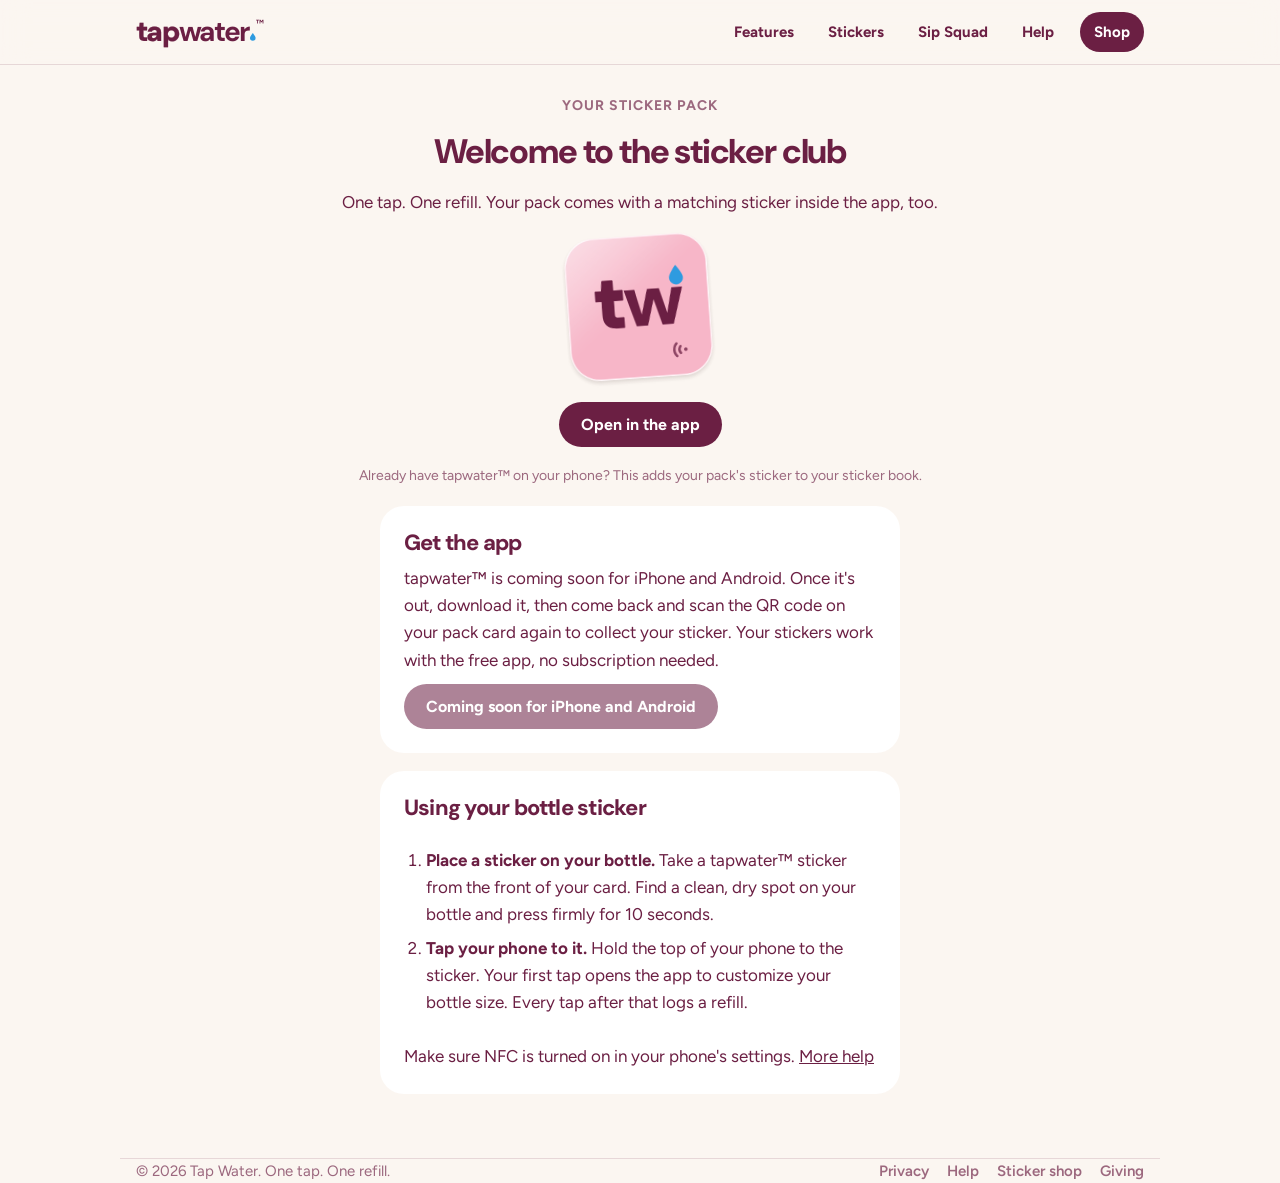
<file: start.html>
<!doctype html>
<html lang="en"><head><meta charset="utf-8"><meta name="viewport" content="width=device-width,initial-scale=1"><link rel="icon" href="favicon.svg" type="image/svg+xml">
<link rel="icon" href="favicon.png" sizes="96x96">
<link rel="apple-touch-icon" href="apple-touch-icon.png"><link rel="preconnect" href="https://fonts.googleapis.com"><link rel="stylesheet" href="https://fonts.googleapis.com/css2?family=DM+Sans:opsz,wght@9..40,700;9..40,800;9..40,900&family=Fredoka:wght@600;700&family=Figtree:wght@400;600;700&display=swap"><link rel="stylesheet" href="site.css">
<title>Welcome to the sticker club · Tap Water</title>
<meta name="description" content="You got a tapwater sticker pack. Here's how to get the app and use your bottle sticker.">
<style>
.start-page{display:flex;flex-direction:column;align-items:center;gap:18px;padding-block:32px 64px;text-align:center}
.start-page .kicker{font:700 14px var(--body);letter-spacing:1px;text-transform:uppercase;color:var(--muted)}
.start-stk{width:150px;height:150px;transform:rotate(-4deg)}
.start-box{width:100%;max-width:520px;background:var(--surface);border-radius:24px;padding:24px;text-align:left;display:flex;flex-direction:column;gap:10px}
.start-box h2{font-size:22px}
.start-box ol{padding-left:22px;display:flex;flex-direction:column;gap:6px}
.start-box p,.start-box li{color:var(--ink)}
</style>
</head><body>
<div class="topbar"><header class="top wrap"><a class="wm" href="./" aria-label="tapwater home">tap<span class="lt">water</span><svg viewBox="0 0 10 14" aria-hidden="true"><path d="M5 0C5 0 0 6.2 0 9a5 5 0 0 0 10 0C10 6.2 5 0 5 0Z"/></svg><sup class="tm">™</sup></a><nav><a href="./#features">Features</a><a href="./#stickers">Stickers</a><a href="sip-squad.html">Sip Squad</a><a href="support.html">Help</a><a class="nav-cta" href="./#stickers">Shop</a></nav></header></div>
<main class="wrap start-page">
  <span class="kicker" id="pack">Your sticker pack</span>
  <h1>Welcome to the sticker club</h1>
  <p>One tap. One refill. Your pack comes with a matching sticker inside the app, too.</p>
  <img class="start-stk" id="stk" src="img/sticker-strawberry-milk.png" alt="" width="354" height="354">
  <a class="btn" id="open" href="tapwater://start">Open in the app</a>
  <p class="small">Already have tapwater™ on your phone? This adds your pack's sticker to your sticker book.</p>

  <section class="start-box">
    <h2>Get the app</h2>
    <p>tapwater™ is coming soon for iPhone and Android. Once it's out, download it, then come back and scan the QR code on your pack card again to collect your sticker. Your stickers work with the free app, no subscription needed.</p>
    <p><a class="btn" aria-disabled="true">Coming soon for iPhone and Android</a></p>
  </section>

  <section class="start-box">
    <h2>Using your bottle sticker</h2>
    <ol>
      <li><b>Place a sticker on your bottle.</b> Take a tapwater™ sticker from the front of your card. Find a clean, dry spot on your bottle and press firmly for 10 seconds.</li>
      <li><b>Tap your phone to it.</b> Hold the top of your phone to the sticker. Your first tap opens the app to customize your bottle size. Every tap after that logs a refill.</li>
    </ol>
    <p>Make sure NFC is turned on in your phone's settings. <a href="support.html">More help</a></p>
  </section>
</main>
<footer class="wrap"><span>© 2026 Tap Water. One tap. One refill.</span><nav><a href="privacy.html">Privacy</a><a href="support.html">Help</a><a href="./#stickers">Sticker shop</a><a href="giving.html">Giving</a></nav></footer>
<script>
// The QR code on each pack card is tapwaterapp.com/start?c=<colorway>.
var PACKS = { 'strawberry-milk': 'Strawberry Milk', 'sea-glass': 'Sea Glass', 'matcha-latte': 'Matcha Latte', 'lavender-haze': 'Lavender Haze', 'peach-fizz': 'Peach Fizz', 'oat-milk': 'Oat Milk' };
var STICKER_ART = { 'strawberry-milk': 1, 'sea-glass': 1 };
var c = (new URLSearchParams(location.search).get('c') || '').toLowerCase();
if (PACKS[c]) {
  document.documentElement.setAttribute('data-cw', c);
  document.getElementById('pack').textContent = PACKS[c] + ' pack';
  document.getElementById('open').href = 'tapwater://start?c=' + c;
  if (STICKER_ART[c]) document.getElementById('stk').src = 'img/sticker-' + c + '.png';
}
</script>
</body></html>
</file>
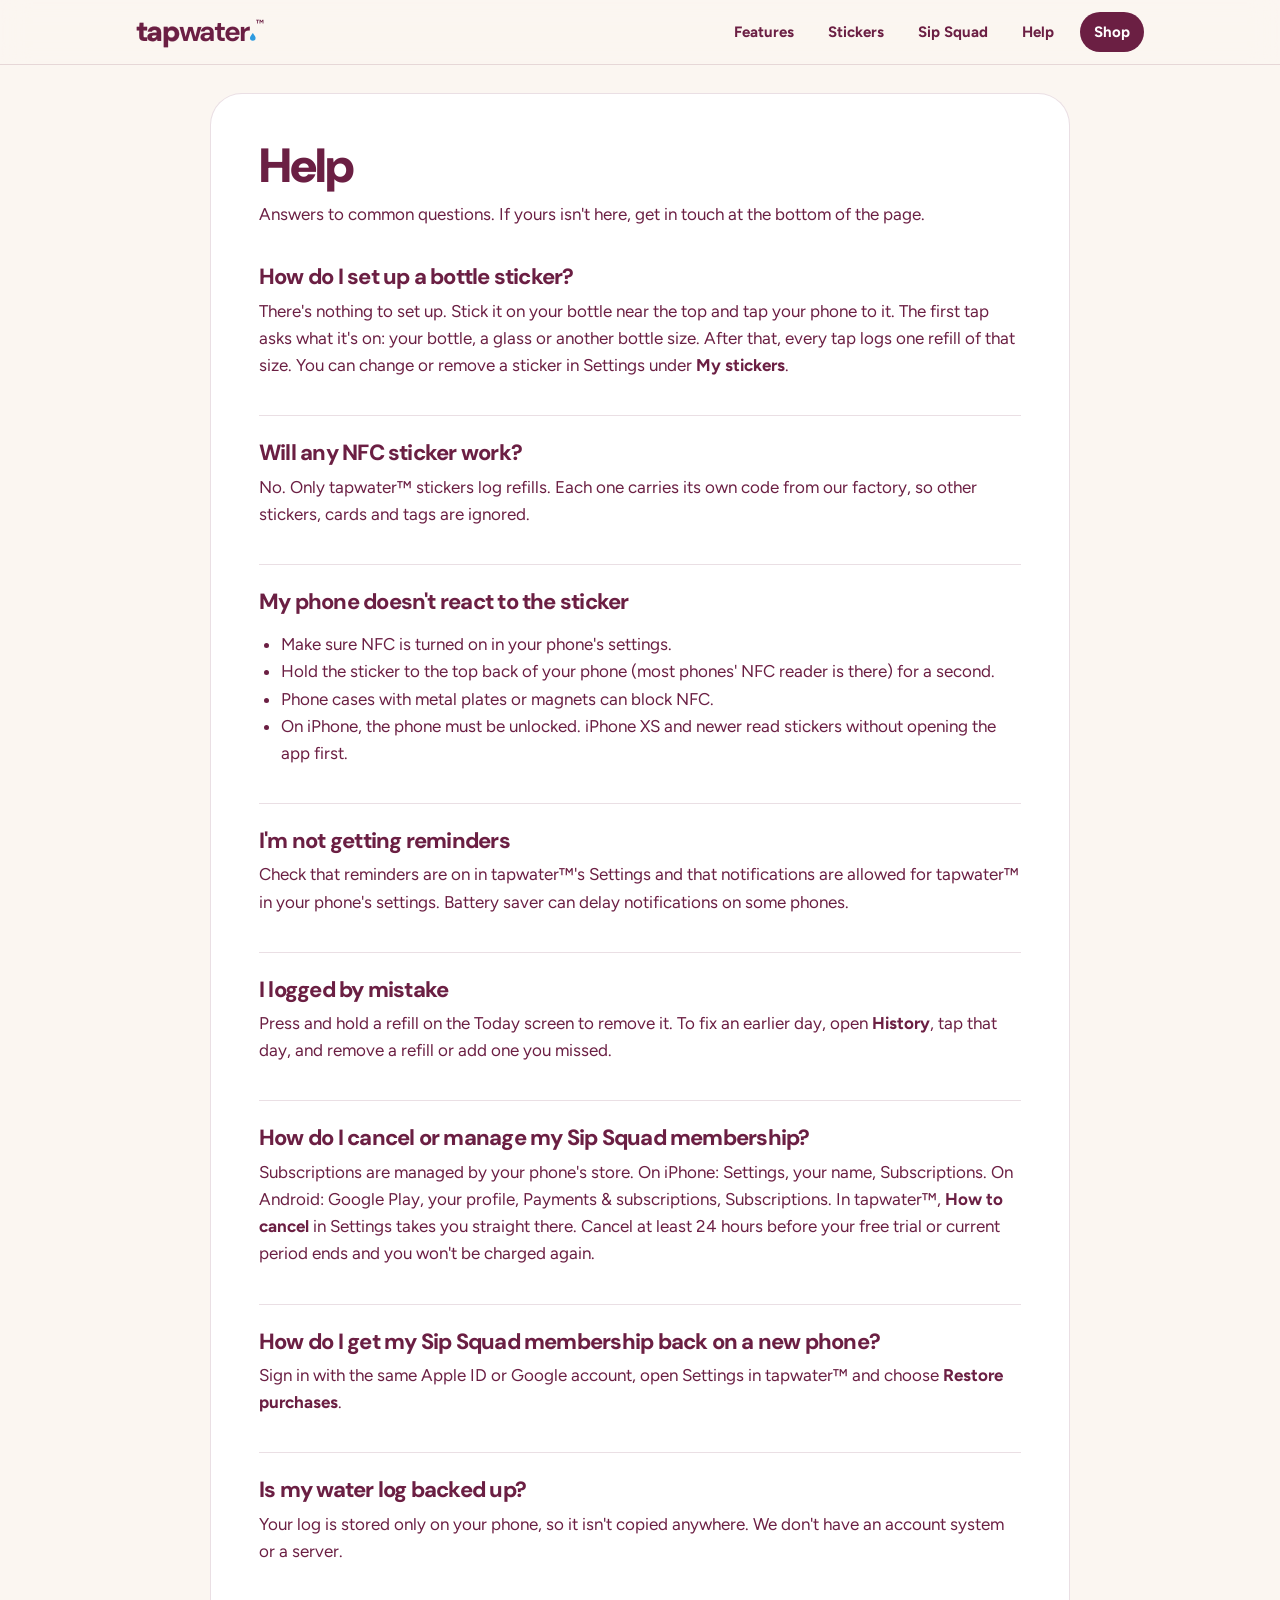
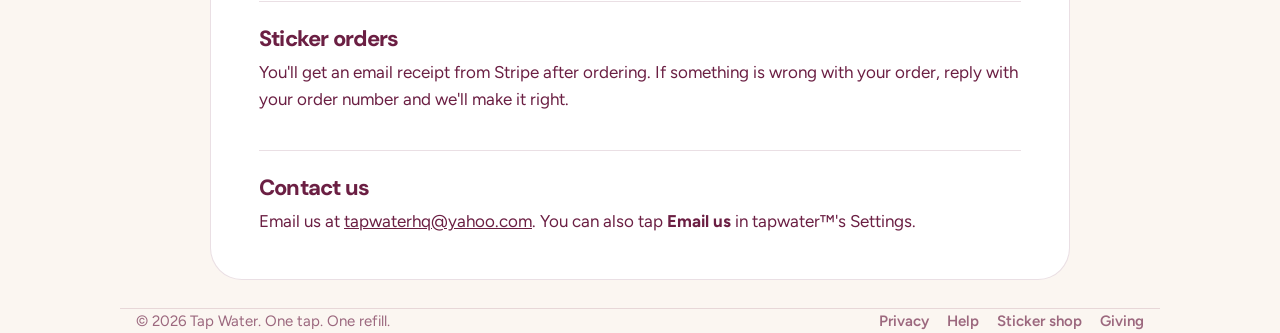
<file: support.html>
<!doctype html>
<html lang="en"><head><meta charset="utf-8"><meta name="viewport" content="width=device-width,initial-scale=1"><link rel="icon" href="favicon.svg" type="image/svg+xml">
<link rel="icon" href="favicon.png" sizes="96x96">
<link rel="apple-touch-icon" href="apple-touch-icon.png"><link rel="preconnect" href="https://fonts.googleapis.com"><link rel="stylesheet" href="https://fonts.googleapis.com/css2?family=DM+Sans:opsz,wght@9..40,700;9..40,800;9..40,900&family=Fredoka:wght@600;700&family=Figtree:wght@400;600;700&display=swap"><link rel="stylesheet" href="site.css">
<title>Help · Tap Water</title>
</head><body>
<div class="topbar"><header class="top wrap"><a class="wm" href="./" aria-label="tapwater home">tap<span class="lt">water</span><svg viewBox="0 0 10 14" aria-hidden="true"><path d="M5 0C5 0 0 6.2 0 9a5 5 0 0 0 10 0C10 6.2 5 0 5 0Z"/></svg><sup class="tm">™</sup></a><nav><a href="./#features">Features</a><a href="./#stickers">Stickers</a><a href="sip-squad.html">Sip Squad</a><a href="support.html">Help</a><a class="nav-cta" href="./#stickers">Shop</a></nav></header></div>
<main class="wrap prose">
<h1>Help</h1>
<p>Answers to common questions. If yours isn't here, get in touch at the bottom of the page.</p>

<h2>How do I set up a bottle sticker?</h2>
<p>There's nothing to set up. Stick it on your bottle near the top and tap your phone to it. The first tap asks what it's on: your bottle, a glass or another bottle size. After that, every tap logs one refill of that size. You can change or remove a sticker in Settings under <b>My stickers</b>.</p>

<h2>Will any NFC sticker work?</h2>
<p>No. Only tapwater™ stickers log refills. Each one carries its own code from our factory, so other stickers, cards and tags are ignored.</p>

<h2>My phone doesn't react to the sticker</h2>
<ul>
<li>Make sure NFC is turned on in your phone's settings.</li>
<li>Hold the sticker to the top back of your phone (most phones' NFC reader is there) for a second.</li>
<li>Phone cases with metal plates or magnets can block NFC.</li>
<li>On iPhone, the phone must be unlocked. iPhone XS and newer read stickers without opening the app first.</li>
</ul>

<h2>I'm not getting reminders</h2>
<p>Check that reminders are on in tapwater™'s Settings and that notifications are allowed for tapwater™ in your phone's settings. Battery saver can delay notifications on some phones.</p>

<h2>I logged by mistake</h2>
<p>Press and hold a refill on the Today screen to remove it. To fix an earlier day, open <b>History</b>, tap that day, and remove a refill or add one you missed.</p>

<h2>How do I cancel or manage my Sip Squad membership?</h2>
<p>Subscriptions are managed by your phone's store. On iPhone: Settings, your name, Subscriptions. On Android: Google Play, your profile, Payments &amp; subscriptions, Subscriptions. In tapwater™, <b>How to cancel</b> in Settings takes you straight there. Cancel at least 24 hours before your free trial or current period ends and you won't be charged again.</p>

<h2>How do I get my Sip Squad membership back on a new phone?</h2>
<p>Sign in with the same Apple ID or Google account, open Settings in tapwater™ and choose <b>Restore purchases</b>.</p>

<h2>Is my water log backed up?</h2>
<p>Your log is stored only on your phone, so it isn't copied anywhere. We don't have an account system or a server.</p>

<h2>Sticker orders</h2>
<p>You'll get an email receipt from Stripe after ordering. If something is wrong with your order, reply with your order number and we'll make it right.</p>

<h2>Contact us</h2>
<p>Email us at <a href="mailto:tapwaterhq@yahoo.com?subject=tapwater%20help">tapwaterhq@yahoo.com</a>. You can also tap <b>Email us</b> in tapwater™'s Settings.</p>
</main>
<footer class="wrap"><span>© 2026 Tap Water. One tap. One refill.</span><nav><a href="privacy.html">Privacy</a><a href="support.html">Help</a><a href="./#stickers">Sticker shop</a><a href="giving.html">Giving</a></nav></footer>
</body></html>
</file>
<file: site.css>
/* Tap Water website: Strawberry Milk by default. The home page's colorway switcher sets data-cw on <html>.
   Each colorway has a Night version that follows the visitor's dark mode. */
:root{
  --main:#F7B6C8; --soft:#FCE8EE; --deep:#6B1F43; --shade:#E58FA8; --pop:#FFE7A3;
  --nbg:#1D0E16; --nsurf:#2D1824; --nink:#FBE9F0;
  --tapblue:#2E9BE0;
  --bg:var(--soft); --surface:#FFFFFF; --ink:var(--deep); --on-ink:#FFFFFF;
  --muted:color-mix(in srgb,var(--ink) 66%,transparent); --line:color-mix(in srgb,var(--ink) 14%,transparent);
  --logo:"DM Sans",system-ui,sans-serif; --display:"Fredoka",system-ui,sans-serif; --body:"Figtree",system-ui,-apple-system,"Segoe UI",sans-serif;
  color-scheme:light;
}
:root[data-cw="sea-glass"]{--main:#9ED9E8;--soft:#E5F5F9;--deep:#15485C;--shade:#6FBCD0;--pop:#FFD6A8;--nbg:#0A1820;--nsurf:#132A35;--nink:#E5F5F9}
:root[data-cw="matcha-latte"]{--main:#BFD8A8;--soft:#EEF5E6;--deep:#2F4A24;--shade:#98BB7D;--pop:#FFF1B8;--nbg:#111A0E;--nsurf:#1D2A18;--nink:#EEF5E6}
:root[data-cw="lavender-haze"]{--main:#CDBDF2;--soft:#F1ECFC;--deep:#3D2E7A;--shade:#A996E3;--pop:#FFD1E1;--nbg:#120E22;--nsurf:#211A3A;--nink:#F1ECFC}
:root[data-cw="oat-milk"]{--main:#E3CDB2;--soft:#F8F2EA;--deep:#4A3022;--shade:#C9A988;--pop:#F4C9BA;--nbg:#1A130E;--nsurf:#2A2019;--nink:#F8F2EA}
:root[data-cw="peach-fizz"]{--main:#FFC98F;--soft:#FFF1E2;--deep:#6A3510;--shade:#F0A35E;--pop:#FFF3B0;--nbg:#1E120A;--nsurf:#2F1F14;--nink:#FFF1E2}
:root[data-cw="cold-brew"]{--main:#9A7862;--soft:#DCC8B6;--deep:#1E130D;--shade:#6E523F;--pop:#E8C27E;--nbg:#140E0B;--nsurf:#231A15;--nink:#EADFD5}
:root[data-cw="club-soda"]{--main:#A9BACB;--soft:#EAEFF4;--deep:#1C2A38;--shade:#7D91A6;--pop:#F2D59A;--nbg:#0D1218;--nsurf:#19222C;--nink:#EAEFF4}
@media (prefers-color-scheme:dark){
  :root{--tapblue:#5CC8FF;--bg:var(--nbg);--surface:var(--nsurf);--ink:var(--nink);--on-ink:var(--deep);color-scheme:dark}
  .btn{background:var(--main)!important;color:var(--deep)!important}
}
body{transition:background-color .35s ease}
*{box-sizing:border-box}
body{margin:0;background:var(--bg);color:var(--ink);font:17px/1.6 var(--body)}
a{color:inherit}
h1,h2,h3{font-family:var(--display);font-weight:600;line-height:1.15;margin:0;text-wrap:balance}
p{margin:0}
.wrap{max-width:1040px;margin:0 auto;padding:0 16px}
header.top{display:flex;align-items:center;justify-content:space-between;padding-block:18px;gap:12px;flex-wrap:wrap}
nav{display:flex;gap:18px;flex-wrap:wrap;font-weight:700;font-size:15px}
nav a{text-decoration:none}
.wm{font-family:var(--logo);font-weight:900;letter-spacing:-.06em;line-height:1;white-space:nowrap;text-decoration:none;color:var(--ink)}
/* "tap" a touch bolder than "water": a very thin same-color outline (.008em), the same as the packaging wordmark. */
.wm{-webkit-text-stroke:.008em currentColor;paint-order:stroke fill;font-variation-settings:'opsz' 14}
.wm .lt,.wm .tm{-webkit-text-stroke:0}
.wm .lt{font-weight:700}
.wm svg{display:inline-block;width:.2em;height:.28em;margin-left:.04em;vertical-align:baseline;overflow:visible}
.wm svg path{fill:var(--tapblue)}
.wm .tm{font-family:var(--body,sans-serif);font-weight:600;font-size:.32em;letter-spacing:0;vertical-align:top;margin-left:.08em;position:relative;top:.15em}
header .wm{font-size:28px}
.hero{display:grid;grid-template-columns:minmax(0,1.1fr) minmax(0,.9fr);gap:32px;align-items:center;padding:40px 0 56px}
@media (max-width:760px){.hero{grid-template-columns:minmax(0,1fr);padding-top:16px}}
.hero h1{font-size:clamp(38px,6vw,60px)}
.hero p.tagline{font:800 clamp(20px,2.6vw,26px) var(--logo);letter-spacing:-.02em;color:var(--ink);opacity:.8;margin-top:12px}
.hero p.lead{color:var(--muted);margin-top:16px;font-size:19px;max-width:46ch}
.ctas{display:flex;flex-wrap:wrap;gap:10px;margin-top:24px}
.btn{display:inline-block;border:0;border-radius:999px;padding:13px 22px;font:700 16px var(--body);background:var(--ink);color:var(--on-ink);text-decoration:none;cursor:pointer;text-align:center}
.btn.ghost{background:transparent!important;color:var(--ink)!important;box-shadow:inset 0 0 0 2px var(--ink)}
.btn[aria-disabled="true"]{opacity:.55;cursor:default}
.small{font-size:14px;color:var(--muted)}
.phone{justify-self:center;width:260px;max-width:100%;aspect-ratio:9/18;border-radius:40px;background:var(--deep);padding:10px;box-shadow:0 24px 50px -24px rgba(0,0,0,.5)}
.screen{height:100%;border-radius:31px;background:var(--bg);display:flex;flex-direction:column;align-items:center;justify-content:center;gap:14px}
.screen .amt{font:700 40px var(--display)}
.ring{width:190px;height:190px;position:relative;display:grid;place-items:center}
.ring svg{position:absolute;inset:0;transform:rotate(-90deg)}
.tap{width:132px;height:132px;border-radius:50%;background:var(--main);color:var(--deep);display:grid;place-items:center;font:700 40px/1 var(--display);box-shadow:0 10px 0 -2px var(--shade);border:5px solid rgba(255,255,255,.7)}
section{padding:48px 0}
.head{max-width:60ch;margin-bottom:24px}
.head h2{font-size:clamp(28px,4vw,38px)}
.head p{color:var(--muted);margin-top:8px}
.grid{display:grid;grid-template-columns:repeat(3,minmax(0,1fr));gap:16px}
@media (max-width:760px){.grid{grid-template-columns:minmax(0,1fr)}}
.card{background:var(--surface);border-radius:22px;padding:22px;display:flex;flex-direction:column;gap:8px;min-width:0}
.card h3{font-size:21px}
.card p{color:var(--muted);font-size:16px}
.emoji{font-size:32px;line-height:1}
.shop{display:grid;grid-template-columns:repeat(3,minmax(0,1fr));gap:16px}
@media (max-width:860px){.shop{grid-template-columns:minmax(0,1fr)}}
.pack .art{border-radius:16px;height:150px;display:flex;align-items:center;justify-content:center;gap:10px}
.pack .art span{width:64px;height:64px;border-radius:20px;border:4px solid #fff;display:grid;place-items:center;font-size:28px;box-shadow:0 6px 12px -6px rgba(0,0,0,.3)}
.pack .price{font:700 22px var(--display)}
.ref{background:linear-gradient(160deg,var(--main),var(--pop));color:var(--deep);border-radius:24px;padding:26px;display:grid;grid-template-columns:minmax(0,1fr) auto;gap:16px;align-items:center;margin-top:20px}
@media (max-width:760px){.ref{grid-template-columns:minmax(0,1fr)}}
.ref h3{font-size:26px}
.ref .code{font:800 20px var(--logo);letter-spacing:.06em;background:#fff;border-radius:12px;padding:8px 16px;border:2px dashed var(--deep);justify-self:start}
.prose{max-width:68ch;padding-block:24px 64px;margin-inline:0}
.prose h1{font-size:40px;margin-bottom:8px}
.prose h2{font-size:24px;margin:32px 0 8px}
.prose p,.prose li{color:var(--ink)}
.prose p+p{margin-top:12px}
.prose ul{padding-left:22px}
footer{border-top:1px solid var(--line);padding-block:28px 48px;display:flex;flex-wrap:wrap;gap:12px 24px;justify-content:space-between;font-size:15px;color:var(--muted)}
footer nav{font-weight:600}

.pack .gives{font-size:13px;margin:10px 0 0;opacity:.8}
.giving-page{display:flex;flex-direction:column;align-items:center;gap:16px;padding-block:32px 64px;text-align:center}
.giving-total{font:900 64px/1 'DM Sans',sans-serif;color:var(--deep);background:linear-gradient(160deg,var(--main),var(--pop));border-radius:28px;padding:24px 36px}
.table-wrap{width:100%;max-width:720px;overflow-x:auto}
.receipts{width:100%;border-collapse:collapse;text-align:left;font-size:15px}
.receipts th,.receipts td{padding:10px 8px;border-bottom:1px solid rgba(0,0,0,.1);white-space:nowrap}
.receipts th{font-size:13px;opacity:.75}

/* Home page redesign */
.picker{margin-top:28px}
.swatches{display:flex;gap:10px;margin-top:8px;flex-wrap:wrap}
.swatches button{width:38px;height:38px;border-radius:50%;border:3px solid #fff;background:var(--c);cursor:pointer;box-shadow:0 0 0 2px var(--line);padding:0;transition:transform .15s}
.swatches button:hover{transform:scale(1.08)}
.swatches button[aria-checked="true"]{box-shadow:0 0 0 3px var(--ink)}
@media (max-width:480px){.swatches{gap:6px}.swatches button{width:32px;height:32px}}
.stage{position:relative;height:520px;width:100%;max-width:440px;justify-self:center}
.stage .bottle{position:absolute;left:0;bottom:0;height:78%;filter:drop-shadow(0 18px 24px rgba(0,0,0,.18))}
.shot{border-radius:34px;background:var(--deep);padding:7px;box-shadow:0 26px 50px -22px rgba(0,0,0,.45)}
.shot img{display:block;width:100%;height:auto;border-radius:28px}
.stage .shot{position:absolute;width:210px}
.stage .front{right:0;top:30px;z-index:2}
.stage .back{right:150px;top:0;width:180px;opacity:.95;transform:rotate(-6deg)}
@media (max-width:760px){
  .stage{height:430px;max-width:360px}
  .stage .shot{width:175px}.stage .back{width:150px;right:120px}
}
.steps{display:grid;grid-template-columns:repeat(3,minmax(0,1fr));gap:16px}
.step{background:var(--surface);border-radius:24px;padding:24px;display:flex;flex-direction:column;gap:6px}
.step svg{width:64px;height:64px;margin-bottom:8px}
.step h3{font-size:22px}.step p{color:var(--muted)}
@media (max-width:760px){.steps{grid-template-columns:minmax(0,1fr)}.step{flex-direction:row;flex-wrap:wrap;align-items:center;column-gap:14px}.step svg{width:52px;height:52px;margin:0}.step p{flex-basis:100%}}
.pills{list-style:none;padding:0;margin:18px 0 0;display:flex;flex-wrap:wrap;gap:8px}
.pills li{background:color-mix(in srgb,var(--main) 45%,transparent);border-radius:999px;padding:6px 14px;font-weight:700;font-size:14px}
.split{display:grid;grid-template-columns:minmax(0,1fr) minmax(0,1fr);gap:40px;align-items:center}
@media (max-width:760px){.split{grid-template-columns:minmax(0,1fr);gap:24px}}
.cw-list{display:flex;flex-wrap:wrap;gap:10px}
.cw-list span{display:inline-flex;align-items:center;gap:8px;background:var(--surface);border-radius:999px;padding:8px 14px 8px 8px;font-weight:700;font-size:15px}
.cw-list span::before{content:"";width:22px;height:22px;border-radius:50%;background:var(--c);border:2px solid #fff;box-shadow:0 0 0 1px var(--line)}
.cw-list i{font-style:normal;font-size:12px;color:var(--muted);font-weight:600}
.mini-cards{display:grid;gap:14px}
.shot.solo{width:min(280px,80%);justify-self:center;transform:rotate(-3deg)}
.wins{margin:0;display:grid;gap:4px}
.wins dt{font:600 21px var(--display);margin-top:14px}
.wins dt:first-child{margin-top:0}
.wins dd{margin:0;color:var(--muted)}
.band{background:var(--deep);color:#fff;border-radius:28px;padding:32px;margin-block:24px;display:grid;grid-template-columns:minmax(0,1fr) auto;gap:8px 24px;align-items:center}
.band h2{font-size:clamp(26px,4vw,34px)}
.band p{opacity:.85;margin-top:6px}
.band .price-tag{background:var(--main);color:var(--deep);border-radius:20px;padding:14px 20px;font-weight:700;text-align:center}
.band .price-tag b{font:700 34px var(--display)}
.band .price-tag span{font-size:13px;font-weight:600}
.band .band-btn{margin-top:16px;background:#fff;color:var(--deep);display:inline-block}
.band .band-note{grid-column:1/-1;color:#fff;opacity:.75}
@media (max-width:760px){.band{grid-template-columns:minmax(0,1fr);padding:24px}.band .price-tag{justify-self:start}}
@media (prefers-color-scheme:dark){.band{background:var(--surface)}}
.pack .art .stk{width:70px;height:70px;border-radius:50%;border:5px solid #fff;display:grid;place-items:center;box-shadow:0 6px 12px -6px rgba(0,0,0,.35)}
.pack .art .stk svg{width:28px;height:36px}
.pack .art .stk b{font:900 24px var(--logo);letter-spacing:-.06em;color:var(--d)}
.bottle .lid{fill:var(--deep);stroke:var(--deep)}
.bottle path.lid{fill:none}
@media (prefers-color-scheme:dark){.bottle .lid{fill:var(--shade);stroke:var(--shade)}}
@media (max-width:760px){
  .shop{grid-template-columns:none;grid-auto-flow:column;grid-auto-columns:78%;overflow-x:auto;scroll-snap-type:x mandatory;padding-bottom:8px;margin-inline:-16px;padding-inline:16px;scroll-padding-inline:16px}
  .shop .pack{scroll-snap-align:start}
}

/* Clean pass (Tina 2026-10-13: more polished, less cartoony) */
h1,h2,h3{font-family:var(--logo);font-weight:800;letter-spacing:-.035em}
.hero h1{font-weight:900;letter-spacing:-.045em;line-height:1.02}
.stage{height:560px}
.stage .glow{position:absolute;inset:8% 0 4% 6%;border-radius:50%;background:radial-gradient(circle at 35% 40%,var(--main),transparent 62%),radial-gradient(circle at 70% 70%,var(--pop),transparent 58%);filter:blur(30px);opacity:.9}
.phone2{background:#0E0E10;border-radius:46px;padding:9px;box-shadow:0 40px 70px -30px rgba(40,10,30,.45),inset 0 0 0 1.5px #3a3a40;position:relative}
.phone2::before{content:"";position:absolute;top:19px;left:50%;transform:translateX(-50%);width:30%;height:22px;border-radius:999px;background:#0E0E10;z-index:2}
.phone2 img{display:block;width:100%;height:auto;border-radius:38px}
.stage .phone2{position:absolute;width:236px}
.stage .front{right:4%;top:22px;z-index:2}
.stage .back{right:44%;top:70px;width:206px;transform:rotate(-7deg);z-index:1}
.stage .float-stk{position:absolute;z-index:3;width:92px;height:92px;left:6%;bottom:40px;transform:rotate(-12deg);filter:drop-shadow(0 14px 18px rgba(0,0,0,.22))}
@media (max-width:760px){
  .stage{height:470px;max-width:370px}
  .stage .phone2{width:196px}.stage .back{width:170px;right:42%}
  .stage .float-stk{width:72px;height:72px;left:2%;bottom:24px}
}
.phone2.solo{width:min(270px,78%);justify-self:center;transform:rotate(-3deg)}
.step{background:var(--surface);border:1px solid var(--line)}
.step .num{font:800 15px var(--logo);letter-spacing:.04em;color:var(--shade);margin-bottom:6px}
.card,.step{box-shadow:0 1px 2px rgba(0,0,0,.03)}
.flatlay{margin:0 0 20px;border-radius:28px;overflow:hidden;box-shadow:0 30px 60px -36px rgba(40,10,30,.4)}
.flatlay img{display:block;width:100%;height:auto}
.pack .art{height:150px;gap:0}
.pack .art img{width:78px;height:78px;margin:0 -6px;transform:rotate(var(--r));filter:drop-shadow(0 8px 10px rgba(0,0,0,.18))}
@media (max-width:760px){.step{flex-direction:column;align-items:flex-start;flex-wrap:nowrap}.step p{flex-basis:auto}}

/* Color blocks (Tina 2026-10-13: separate the hero and sections) */
:root{--cream:#FBF6F1;--paper:#FFFFFF;--tint:color-mix(in srgb,var(--soft) 70%,#fff)}
@media (prefers-color-scheme:dark){:root{--cream:var(--nbg);--paper:color-mix(in srgb,var(--nsurf) 60%,var(--nbg));--tint:var(--nsurf)}}
body{background:var(--cream)}
.topbar{position:sticky;top:0;z-index:20;background:color-mix(in srgb,var(--cream) 82%,transparent);backdrop-filter:saturate(1.4) blur(14px);-webkit-backdrop-filter:saturate(1.4) blur(14px);border-bottom:1px solid var(--line)}
.topbar header.top{padding-block:12px}
.topbar nav{align-items:center;gap:6px}
.topbar nav a{padding:8px 14px;border-radius:999px;transition:background .2s}
.topbar nav a:hover{background:color-mix(in srgb,var(--main) 35%,transparent)}
.topbar nav a.nav-cta{background:var(--ink);color:var(--on-ink);margin-left:6px}
@media (prefers-color-scheme:dark){.topbar nav a.nav-cta{background:var(--main);color:var(--deep)}}
@media (max-width:480px){.topbar nav a{padding:6px 9px;font-size:14px}.topbar header .wm{font-size:24px}}
.hero{background:linear-gradient(160deg,var(--soft),color-mix(in srgb,var(--main) 40%,var(--soft)));border-radius:36px;padding:48px 44px;margin-top:20px;overflow:hidden}
@media (max-width:760px){.hero{padding:28px 20px 12px;border-radius:28px;margin-inline:-4px}}
@media (prefers-color-scheme:dark){.hero{background:linear-gradient(160deg,var(--nsurf),color-mix(in srgb,var(--main) 18%,var(--nbg)))}}
section.block{box-shadow:0 0 0 100vmax var(--blk);clip-path:inset(0 -100vmax);background:var(--blk);margin-block:56px;padding-block:64px}
section.paper{--blk:var(--paper)}
section.tint{--blk:var(--tint)}
section.paper .step,section.paper .card{background:var(--cream);border-color:transparent}
section.tint .card{background:var(--paper)}
#stickers,#dont-toss{padding-block:24px}
footer{margin-top:24px}
.topbar header.top{flex-wrap:nowrap}
@media (max-width:560px){.topbar nav a[href="./#features"],.topbar nav a[href="./#stickers"]:not(.nav-cta){display:none}}

/* Clean look on the inner pages */
main.prose,main.giving-page,main.friend-page,main.cheer-page{background:var(--paper);border:1px solid var(--line);border-radius:32px;padding:44px 48px;margin-top:28px;margin-bottom:28px;max-width:860px;margin-inline:auto}
@media (max-width:760px){main.prose,main.giving-page,main.friend-page,main.cheer-page{padding:28px 20px;border-radius:24px;margin-inline:12px}}
main.prose h1{font-size:clamp(34px,5vw,48px);letter-spacing:-.045em;font-weight:900}
main.prose h2{font-size:22px;margin-top:36px;padding-top:24px;border-top:1px solid var(--line)}
main.prose h2:first-of-type{border-top:0;padding-top:0}
.center-page{text-align:center}
main.giving-page h1,main.friend-page h1{font-size:clamp(32px,5vw,46px);letter-spacing:-.045em;font-weight:900}
footer{max-width:1040px}

/* Boutique sticker book */
.book{display:grid;grid-template-columns:repeat(4,1fr);gap:8px 18px;max-width:880px;margin:28px auto 0}
.book img{width:100%;height:auto;filter:drop-shadow(0 6px 10px rgba(60,30,30,.10));transition:transform .2s}
.book img:nth-child(odd){transform:rotate(-4deg)}
.book img:nth-child(even){transform:rotate(3deg)}
.book img:hover{transform:rotate(0) scale(1.05)}
@media (max-width:560px){.book{grid-template-columns:repeat(2,1fr);gap:4px 10px}}

/* Community bottle count */
.community{display:flex;align-items:baseline;gap:12px;flex-wrap:wrap;margin-top:18px}
.community b{font-family:'DM Sans',sans-serif;font-weight:900;font-size:clamp(36px,6vw,56px);color:var(--ink);letter-spacing:-.02em}
.community span{color:var(--muted)}

.free-note{display:inline-block;margin-top:12px;background:var(--surface);border:1px solid var(--line);border-radius:999px;padding:7px 14px;font-weight:700;font-size:14px;color:var(--ink)}

/* "Other features" panel beside the colorways: a slightly deeper shade sets it apart */
.mini-cards.more{background:color-mix(in srgb,var(--soft) 55%,var(--main) 45%);border-radius:28px;padding:22px}
.more-title{font:700 13px var(--body);letter-spacing:1.2px;text-transform:uppercase;color:var(--ink);opacity:.75;margin:2px 4px 2px}
@media (prefers-color-scheme:dark){.mini-cards.more{background:color-mix(in srgb,var(--nbg) 70%,var(--main) 30%)}}

.community[hidden]{display:none}

/* Tap, don't toss: the movement gets a grand, edge-to-edge water section at the bottom of the home page */
html,body{overflow-x:clip}
section#dont-toss.toss{position:relative;width:100vw;margin-left:calc(50% - 50vw);margin-block:56px 0;padding:150px 16px 120px;overflow:hidden;text-align:center;color:#fff;
  background:radial-gradient(120% 70% at 50% 0%,#7FD6FF 0%,rgba(127,214,255,0) 60%),linear-gradient(180deg,#3FB2F0 0%,#2E9BE0 35%,#1C74B8 75%,#125A94 100%)}
.toss-waves{position:absolute;top:-1px;left:0;right:0;height:90px;pointer-events:none}
.toss-waves svg{position:absolute;top:0;left:0;width:200%;height:100%;animation:toss-drift 18s linear infinite}
.toss-waves .w1 path{fill:var(--cream)}
.toss-waves .w2{opacity:.5;animation-duration:26s;animation-direction:reverse;top:10px}
.toss-waves .w2 path,.toss-waves .w3 path{fill:#fff}
.toss-waves .w3{opacity:.22;animation-duration:34s;top:22px}
@keyframes toss-drift{from{transform:translateX(0)}to{transform:translateX(-50%)}}
.toss-bubbles{position:absolute;inset:0;pointer-events:none}
.toss-bubbles i{position:absolute;bottom:-40px;width:var(--s);height:var(--s);border-radius:50%;border:1.5px solid rgba(255,255,255,.55);background:radial-gradient(circle at 30% 30%,rgba(255,255,255,.55),rgba(255,255,255,.08) 60%);animation:toss-rise var(--d) ease-in infinite;animation-delay:var(--w);opacity:0}
@keyframes toss-rise{0%{transform:translateY(0);opacity:0}10%{opacity:.9}90%{opacity:.6}100%{transform:translateY(-760px) translateX(14px);opacity:0}}
.toss-in{position:relative;max-width:980px;margin-inline:auto}
.toss-kicker{font:700 14px var(--body);letter-spacing:2px;text-transform:uppercase;opacity:.9}
section#dont-toss.toss h2{font-size:clamp(64px,13vw,150px);font-weight:900;letter-spacing:-.055em;line-height:.92;color:#fff;margin-block:14px 22px;text-shadow:0 10px 40px rgba(10,60,110,.25)}
.toss-lead{font-size:clamp(18px,2.4vw,23px);line-height:1.5;max-width:46ch;margin-inline:auto;opacity:.96}
.toss-stats{display:grid;grid-template-columns:repeat(3,minmax(0,1fr));margin-top:52px;border-top:1px solid rgba(255,255,255,.3);border-bottom:1px solid rgba(255,255,255,.3)}
.toss-stats div{padding:28px 22px;display:flex;flex-direction:column;gap:8px}
.toss-stats div+div{border-left:1px solid rgba(255,255,255,.3)}
.toss-stats b{font:900 clamp(34px,4.6vw,52px) var(--logo);letter-spacing:-.04em;line-height:1}
.toss-stats span{font-size:15px;line-height:1.45;opacity:.92;max-width:26ch;margin-inline:auto}
section#dont-toss.toss .community{justify-content:center;margin-top:30px}
section#dont-toss.toss .community b{color:#fff}
section#dont-toss.toss .community span{color:#fff;opacity:.9}
.toss-ctas{display:flex;flex-wrap:wrap;gap:12px;justify-content:center;margin-top:38px}
.toss-btn{background:#fff;color:#155E99}
.toss-ghost{background:transparent;color:#fff;box-shadow:inset 0 0 0 2px rgba(255,255,255,.8)}
@media (max-width:760px){section#dont-toss.toss{padding:120px 20px 90px}.toss-stats{grid-template-columns:minmax(0,1fr)}.toss-stats div+div{border-left:0;border-top:1px solid rgba(255,255,255,.3)}}
@media (prefers-color-scheme:dark){section#dont-toss.toss{background:radial-gradient(120% 70% at 50% 0%,#1E6FA6 0%,rgba(30,111,166,0) 60%),linear-gradient(180deg,#165B8C,#0C3A5E 70%,#082A45)}.toss-btn{color:#0C3A5E}}
@media (prefers-reduced-motion:reduce){.toss-waves svg,.toss-bubbles i{animation:none}.toss-bubbles{display:none}}

/* Maya touches on Tap, don't toss: boutique italic serif, her dressed-up bottle, and the bottles-skipped stickers */
.toss-top{display:grid;grid-template-columns:minmax(0,1.15fr) minmax(0,.85fr);gap:24px;align-items:center;text-align:left}
section#dont-toss.toss .toss-top h2{font-size:clamp(64px,11vw,132px)}
section#dont-toss.toss h2 em{font-family:'Fraunces',Georgia,serif;font-style:italic;font-weight:900;letter-spacing:-.03em;font-variation-settings:'opsz' 144;color:#FFF3C4;display:inline-block;transform:rotate(-2deg);padding-right:.08em}
.toss-copy .toss-lead{margin-inline:0}
.toss-art{position:relative;height:520px}
.toss-bottle{position:absolute;left:50%;top:0;height:100%;width:auto;transform:translateX(-50%) rotate(4deg);filter:drop-shadow(0 30px 40px rgba(8,50,95,.35));animation:toss-bob 6s ease-in-out infinite}
.toss-stk{position:absolute;width:150px;height:auto;filter:drop-shadow(0 12px 18px rgba(8,50,95,.3))}
.toss-stk.s1{left:-2%;top:22%;width:178px;transform:rotate(-10deg)}
.toss-stk.s2{right:-4%;top:6%;transform:rotate(9deg)}
.toss-stk.s3{right:2%;bottom:6%;width:140px;transform:rotate(-6deg)}
@keyframes toss-bob{0%,100%{transform:translateX(-50%) rotate(4deg) translateY(0)}50%{transform:translateX(-50%) rotate(3deg) translateY(-10px)}}
@media (max-width:760px){.toss-top{grid-template-columns:minmax(0,1fr);text-align:center}.toss-copy .toss-lead{margin-inline:auto}.toss-art{height:400px;max-width:340px;width:100%;margin-inline:auto}.toss-stk{width:112px}.toss-stk.s1{width:130px}}
@media (prefers-reduced-motion:reduce){.toss-bottle{animation:none}}
/* Tighter gaps between home page sections */
section.block{margin-block:28px;padding-block:56px}
section#book{padding-block:32px}
section#stickers{padding-block:16px}
section#dont-toss.toss{margin-block:32px 0}
@media (max-width:760px){section.block{margin-block:20px;padding-block:44px}section#book{padding-block:24px}}

/* Maya photo band (licensed free photo, credit in footer) */
.maya-band{position:relative;padding:0;width:100vw;margin-left:calc(50% - 50vw);margin-block:28px;background:#FFB3BC;overflow:hidden}
.maya-band img{display:block;width:100%;height:auto;max-height:560px;object-fit:cover;object-position:75% 30%}
.maya-copy{position:absolute;left:max(24px,calc(50% - 520px));top:50%;transform:translateY(-50%);max-width:46%}
.maya-big{font-family:'Fraunces',Georgia,serif;font-style:italic;font-weight:900;font-variation-settings:'opsz' 144;font-size:clamp(44px,6.4vw,92px);line-height:.98;letter-spacing:-.03em;color:#6B1F43;margin:0}
.maya-kick{font:700 13px var(--body);letter-spacing:.28em;text-transform:uppercase;color:#6B1F43;margin-top:18px}
footer .credit{color:inherit;opacity:.8;margin-left:6px}
@media (max-width:760px){.maya-band img{max-height:none;aspect-ratio:924/1000;object-position:center top}.maya-copy{position:static;transform:none;max-width:none;padding:24px 20px 28px;background:#FFB3BC}}

/* Second photo band, lower on the page: same look, the pink matched to this photo. */
.maya-band.smile{background:#FDA3AC;margin-block:56px}
.maya-band.smile img{object-position:70% 30%}
@media (max-width:760px){.maya-band.smile .maya-copy{background:#FDA3AC}}
</file>
